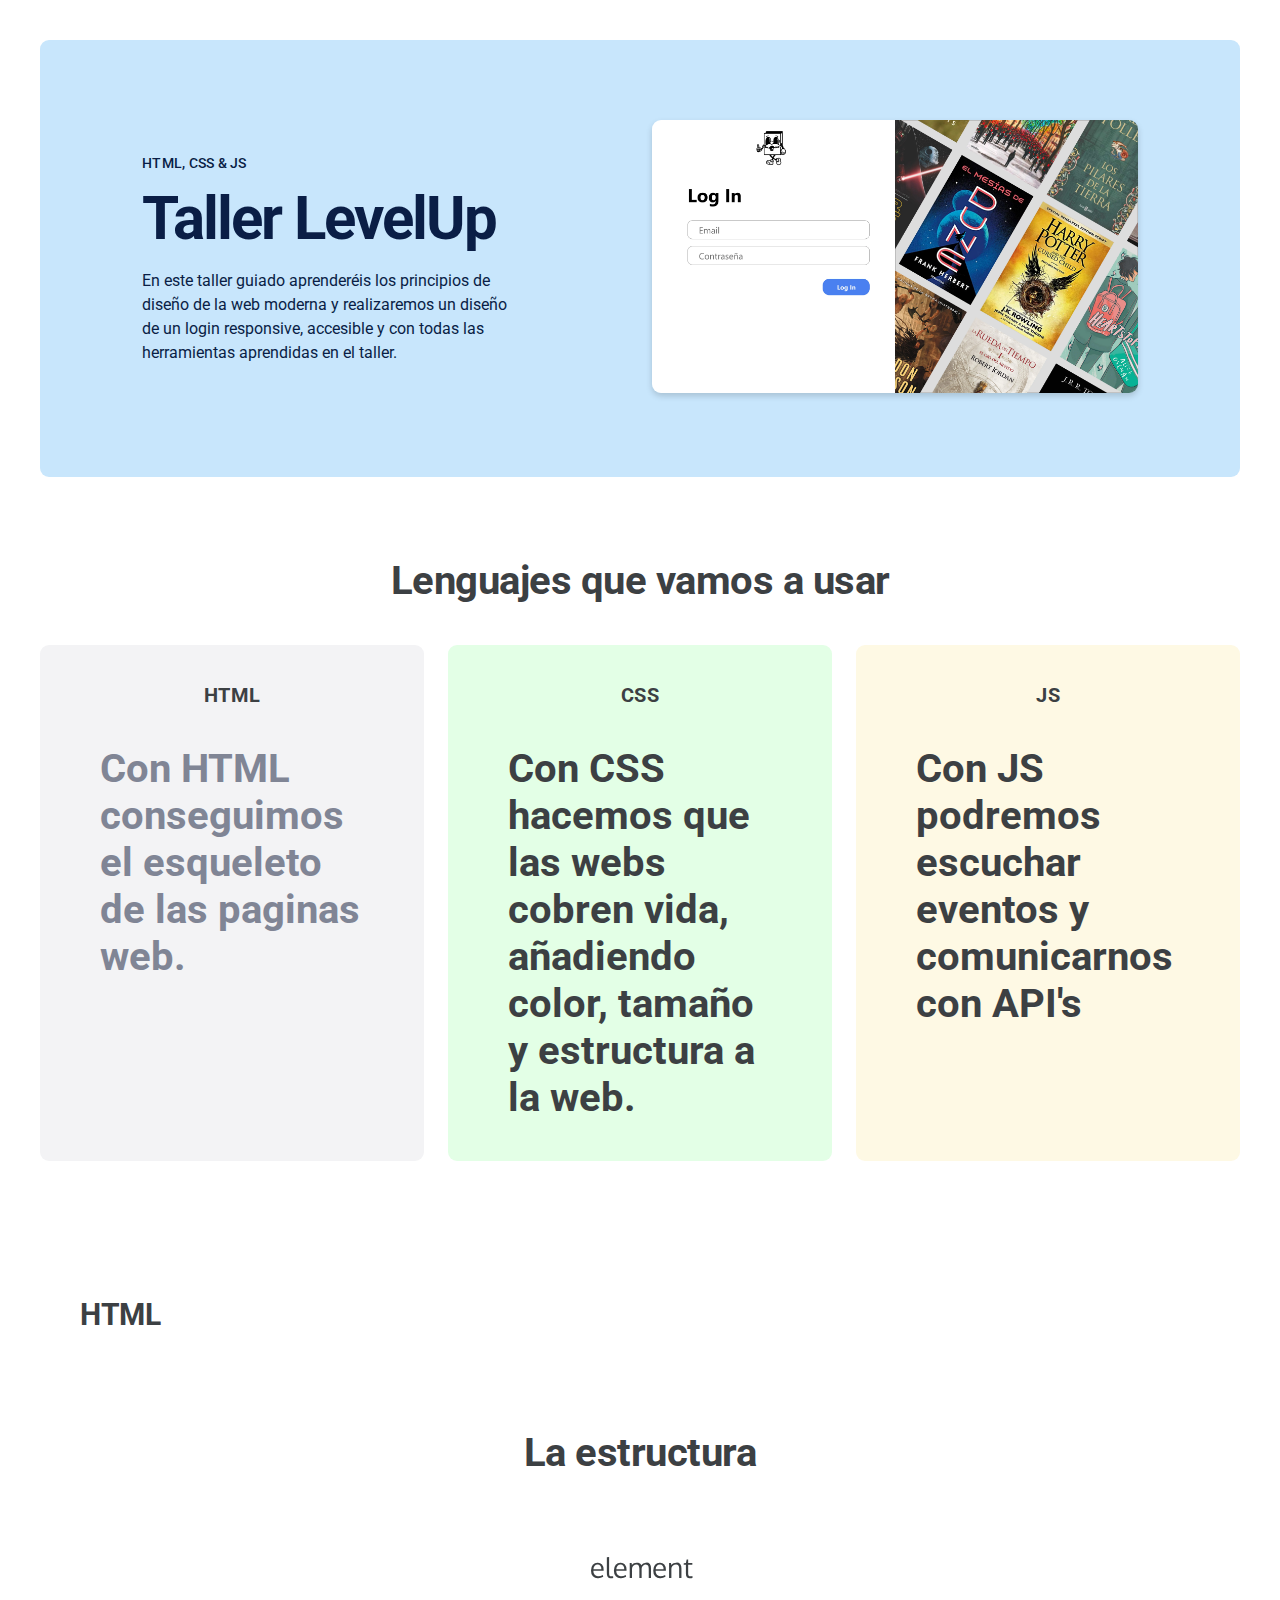
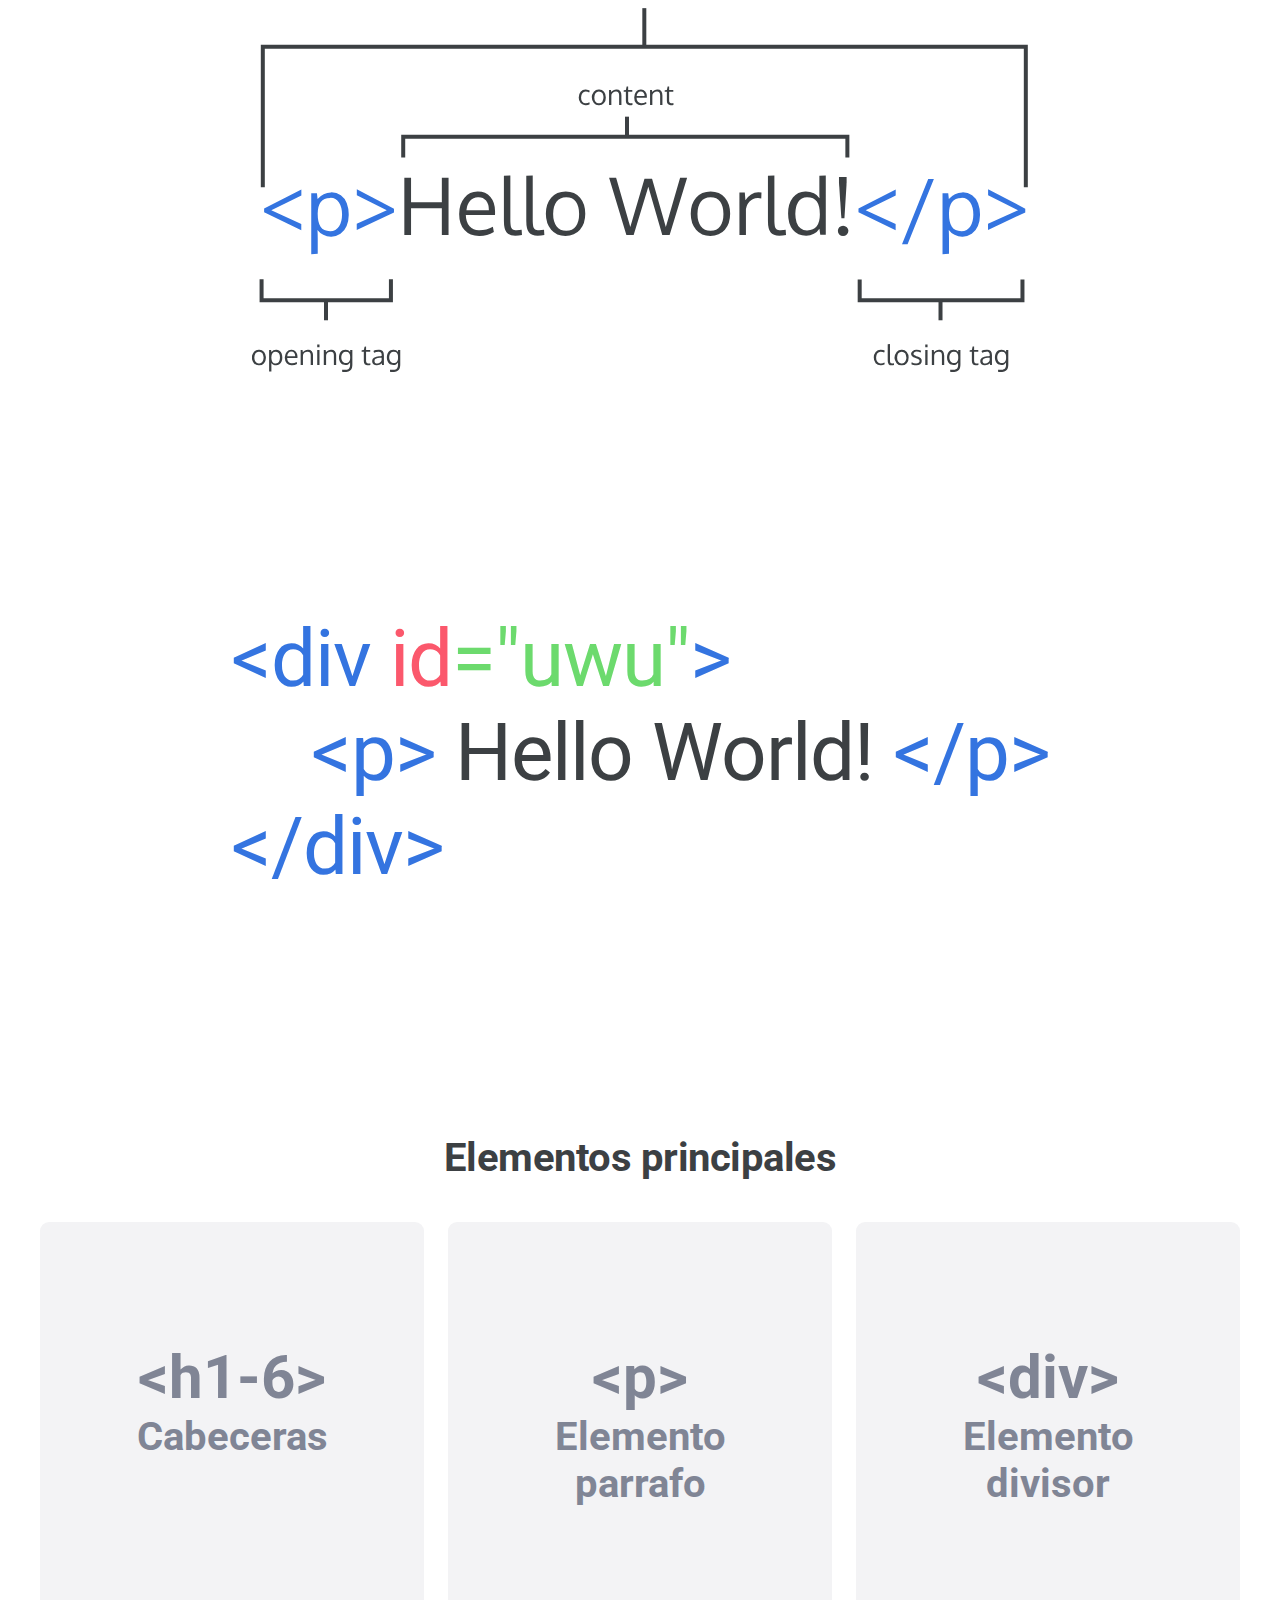
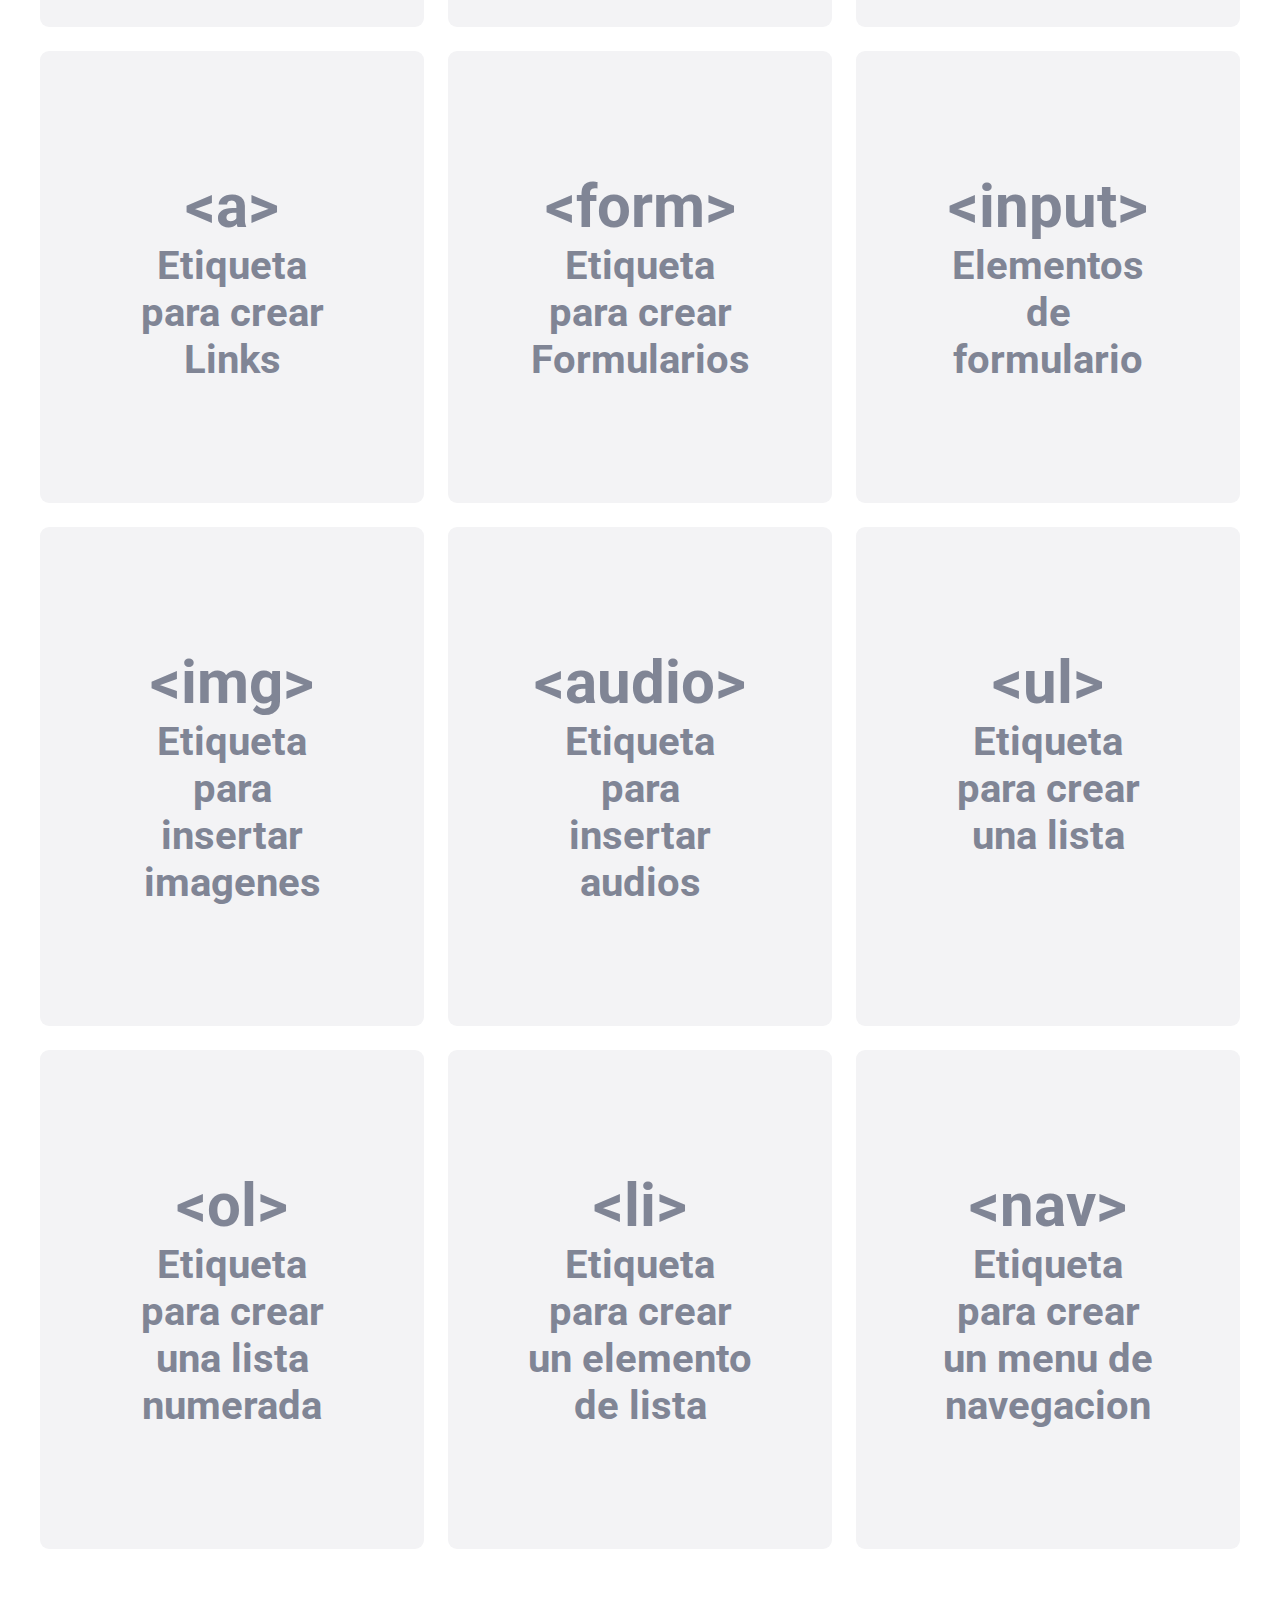
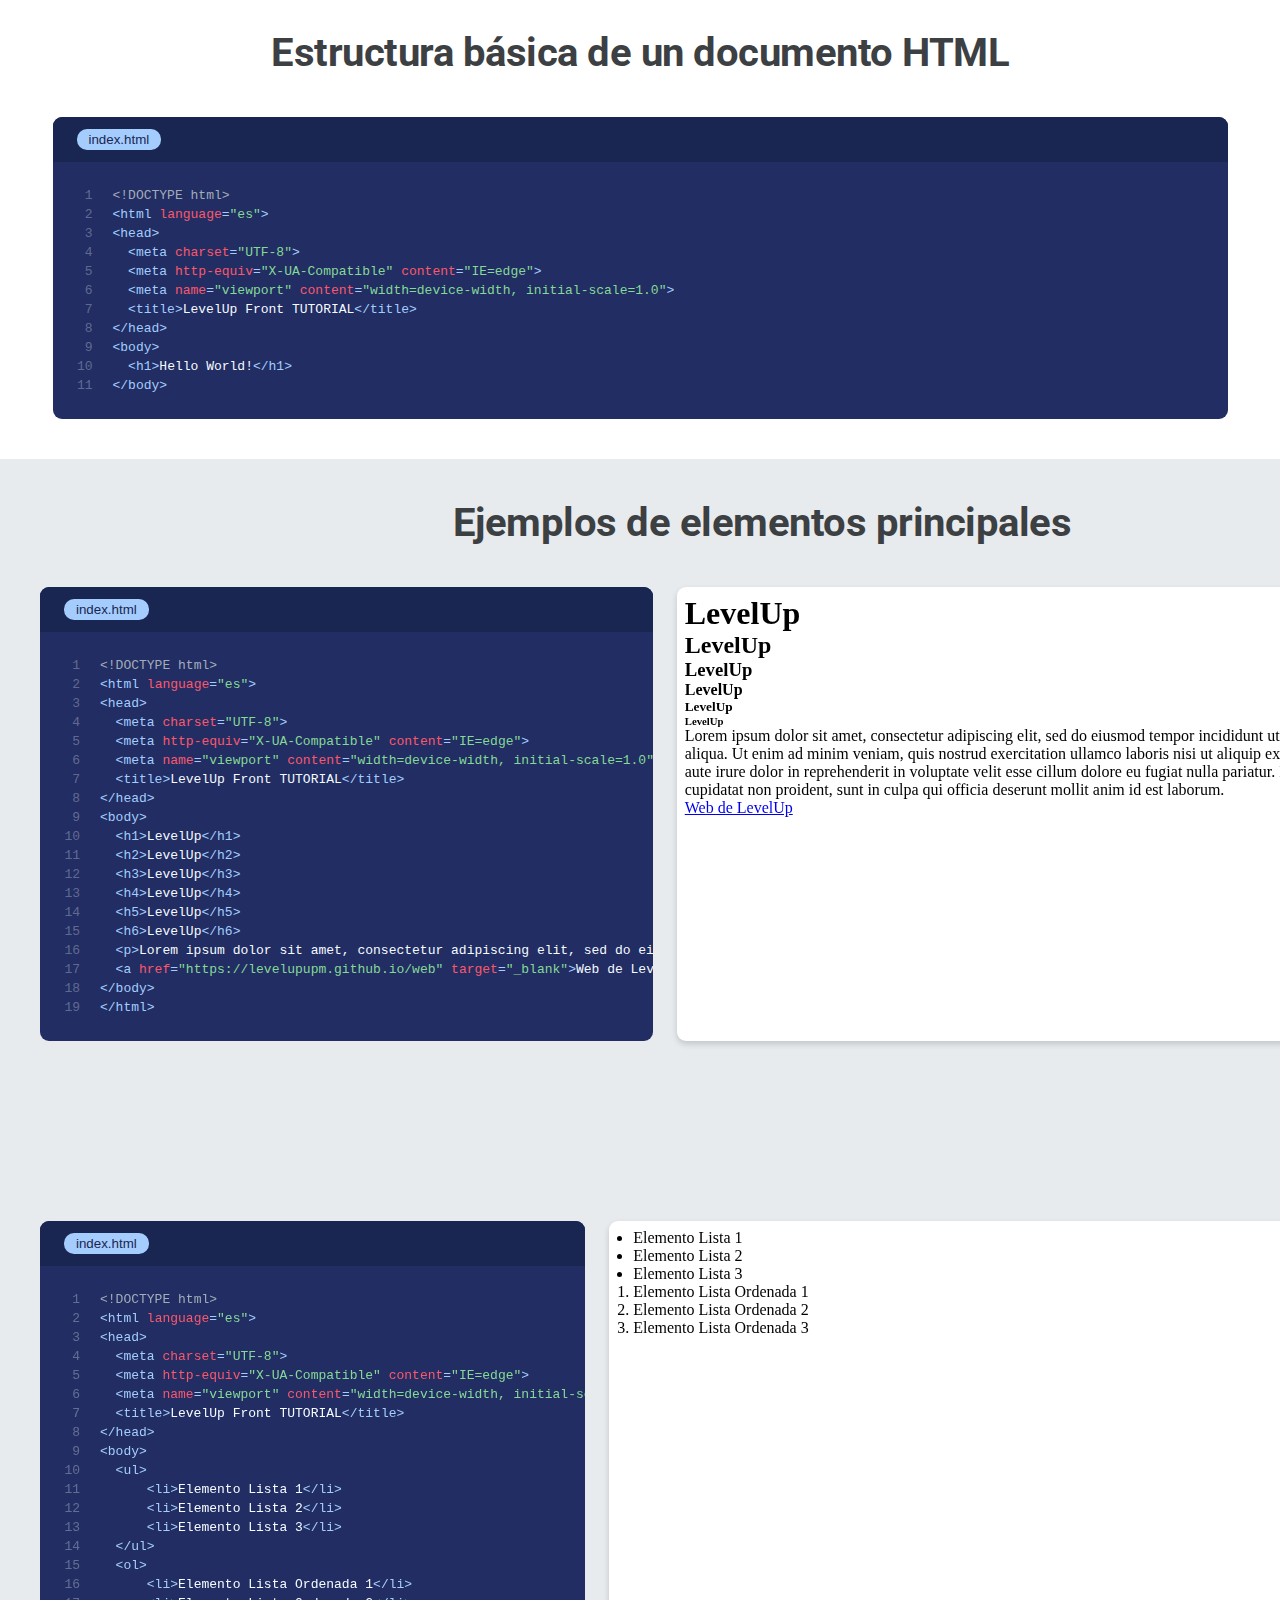
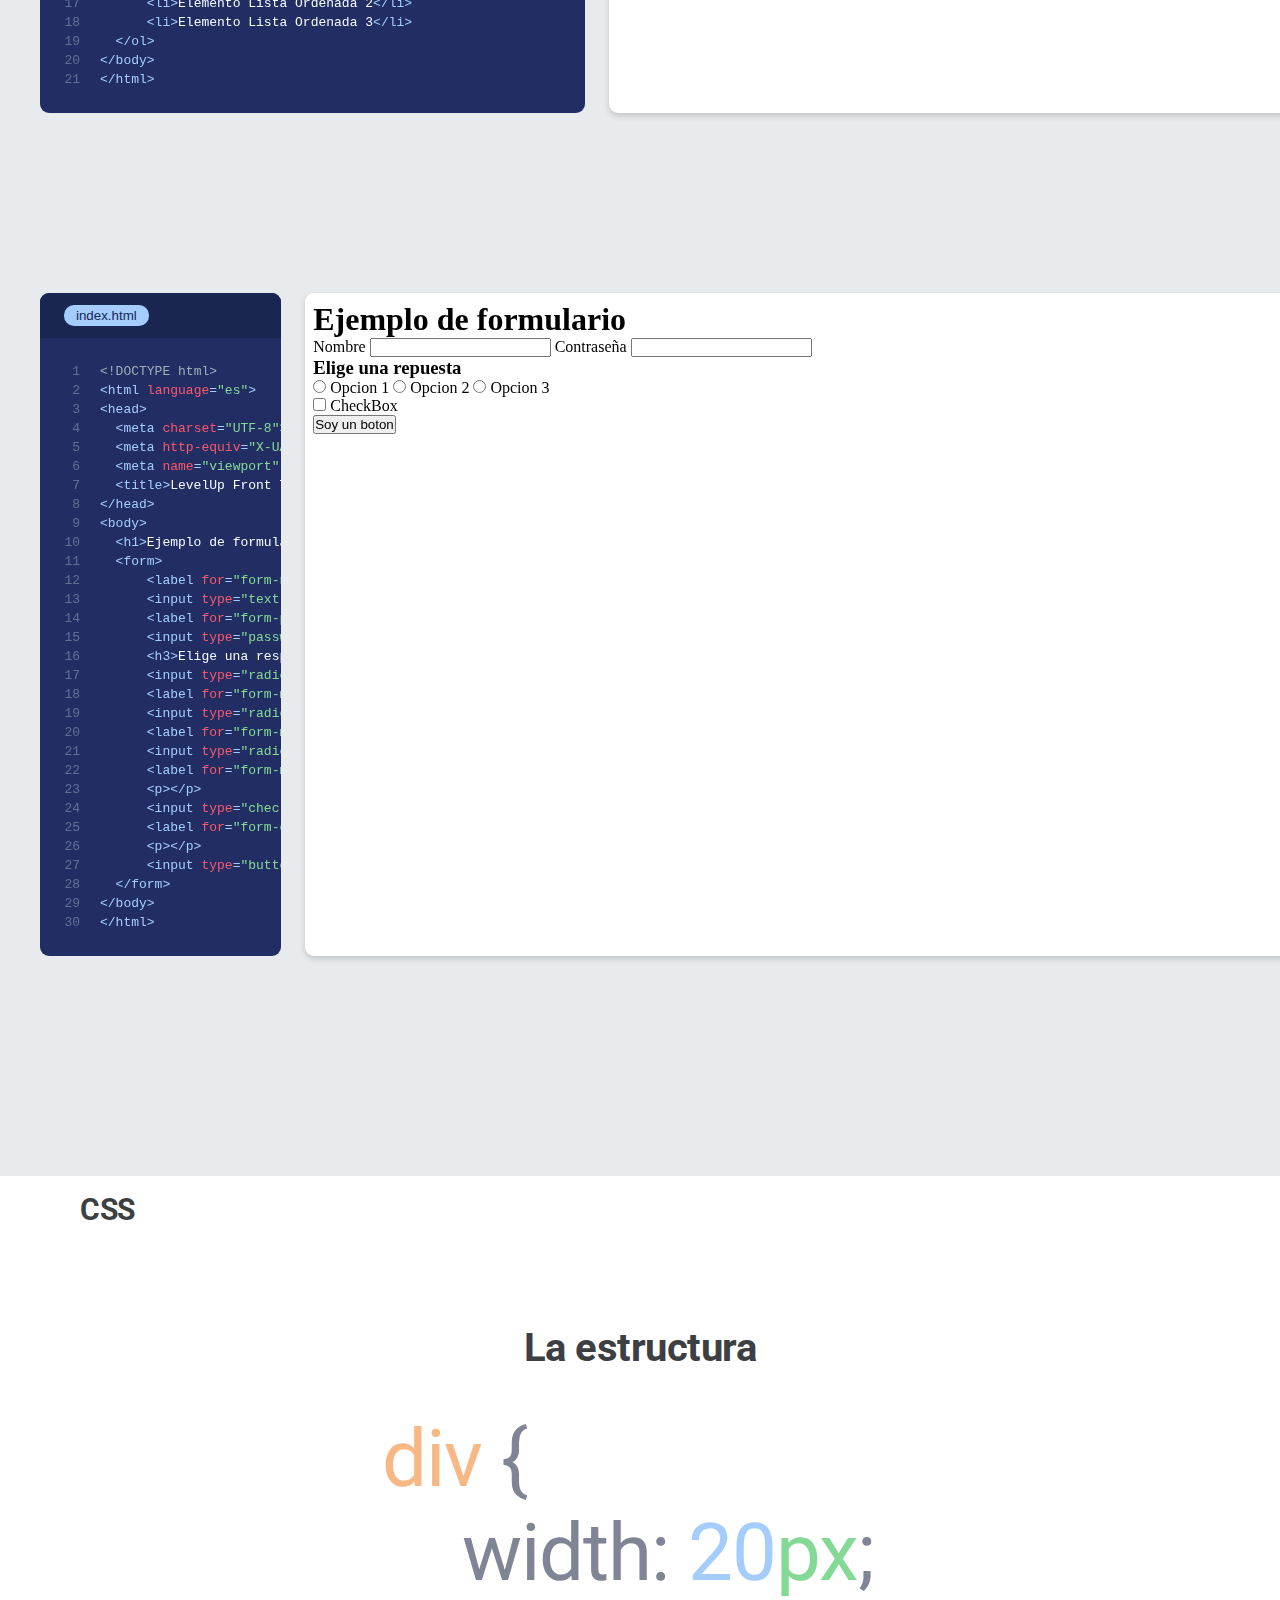
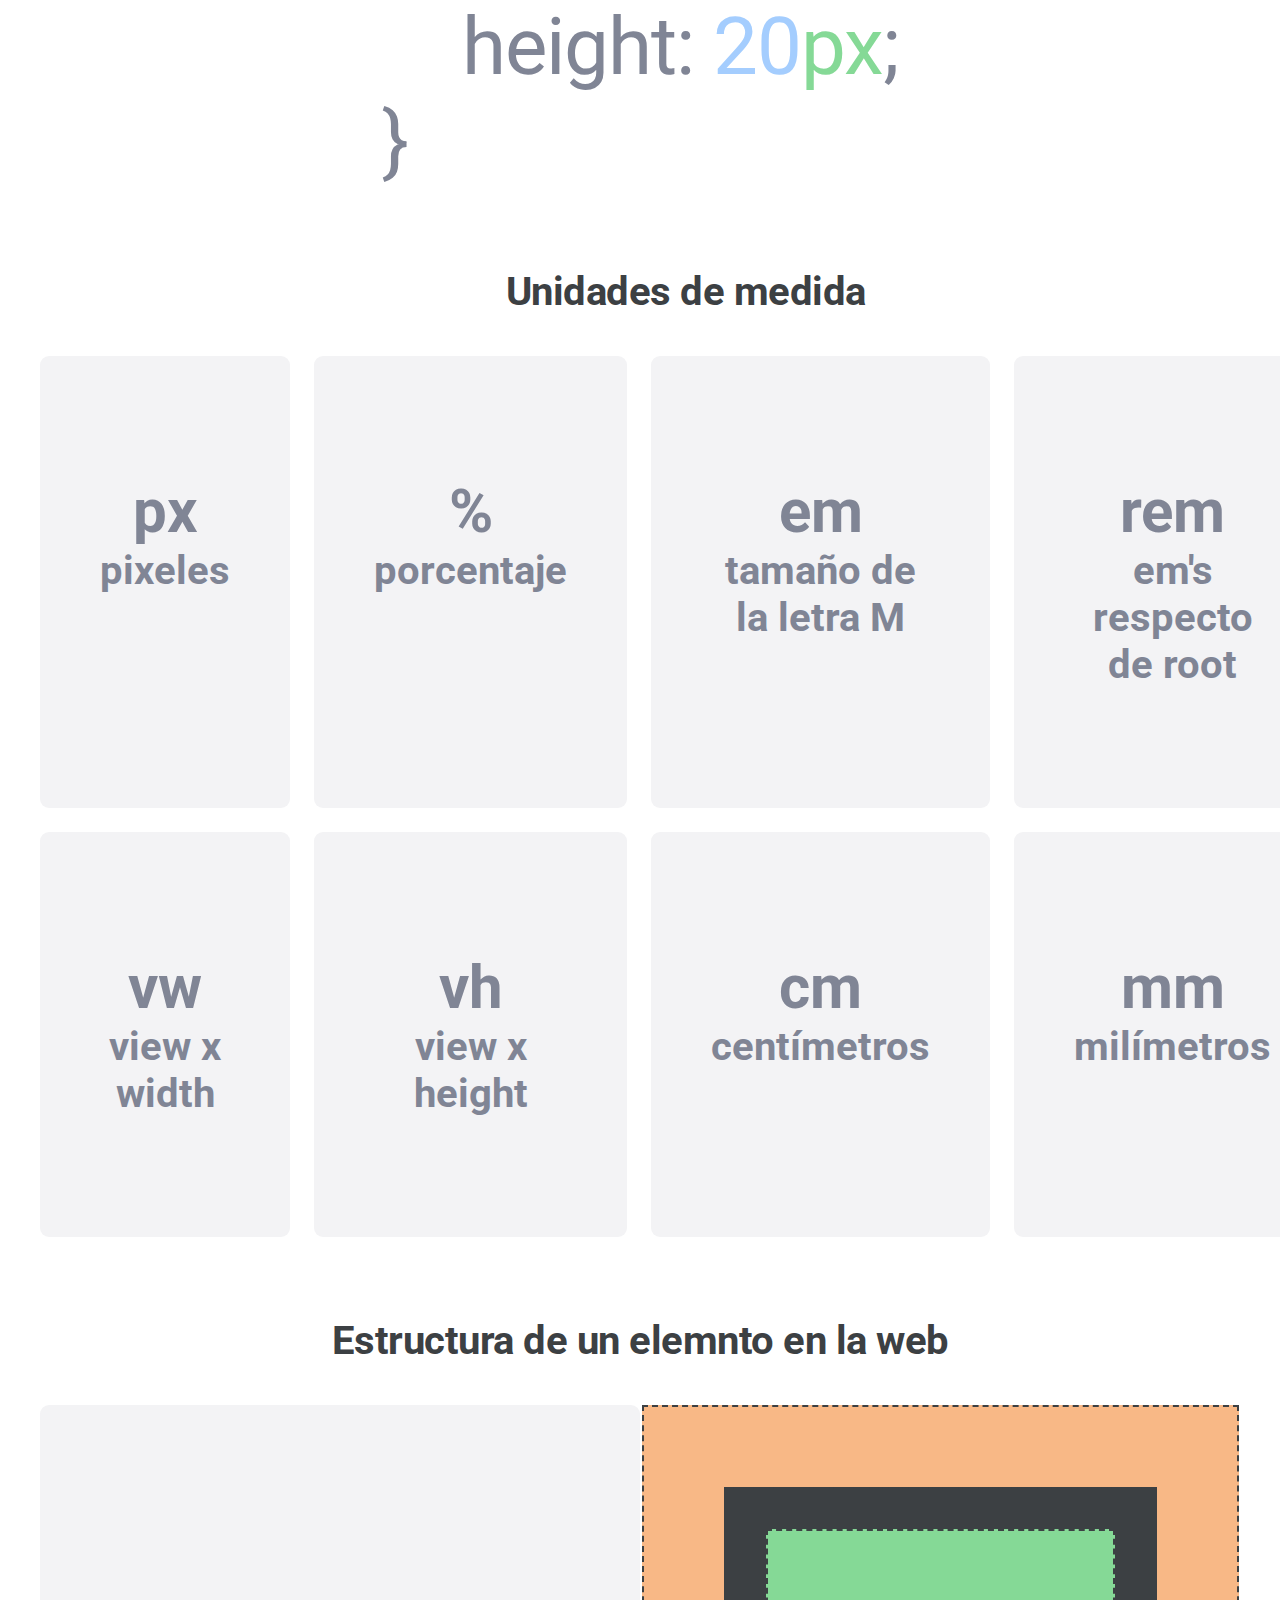
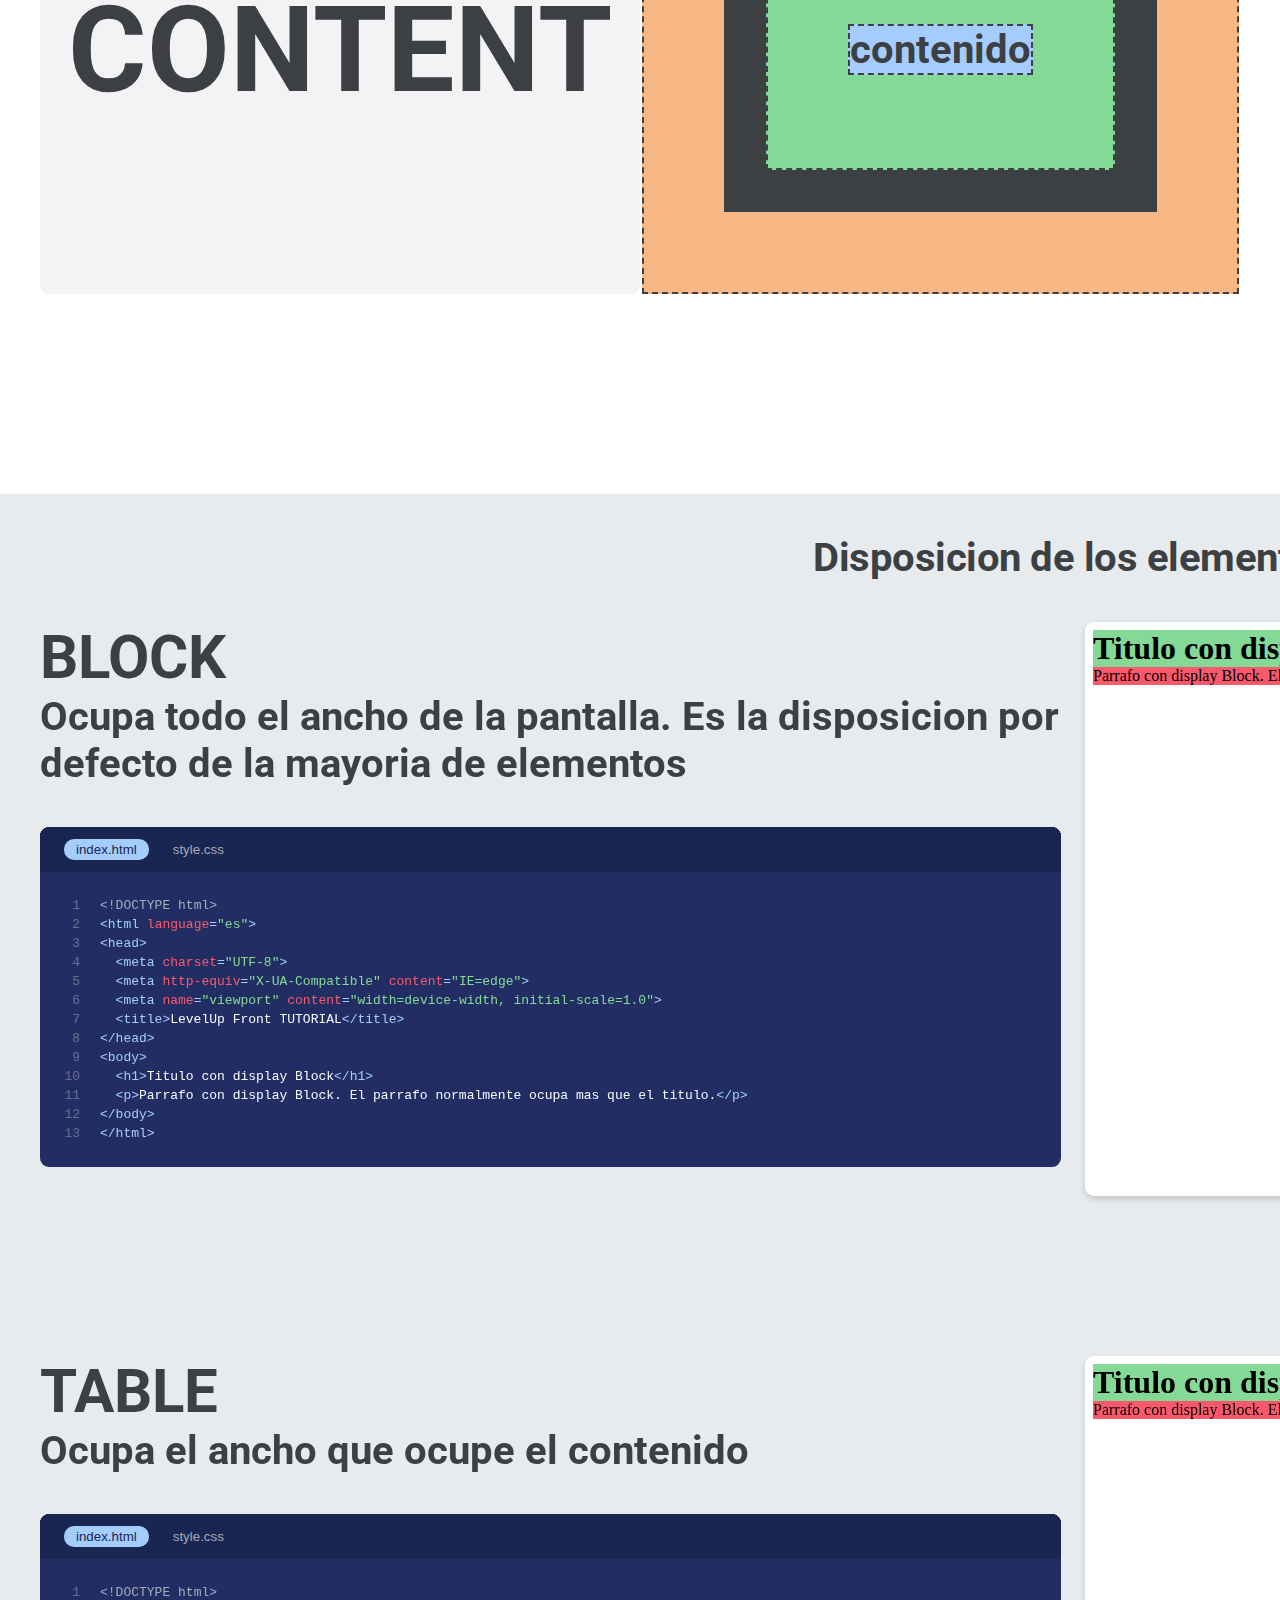
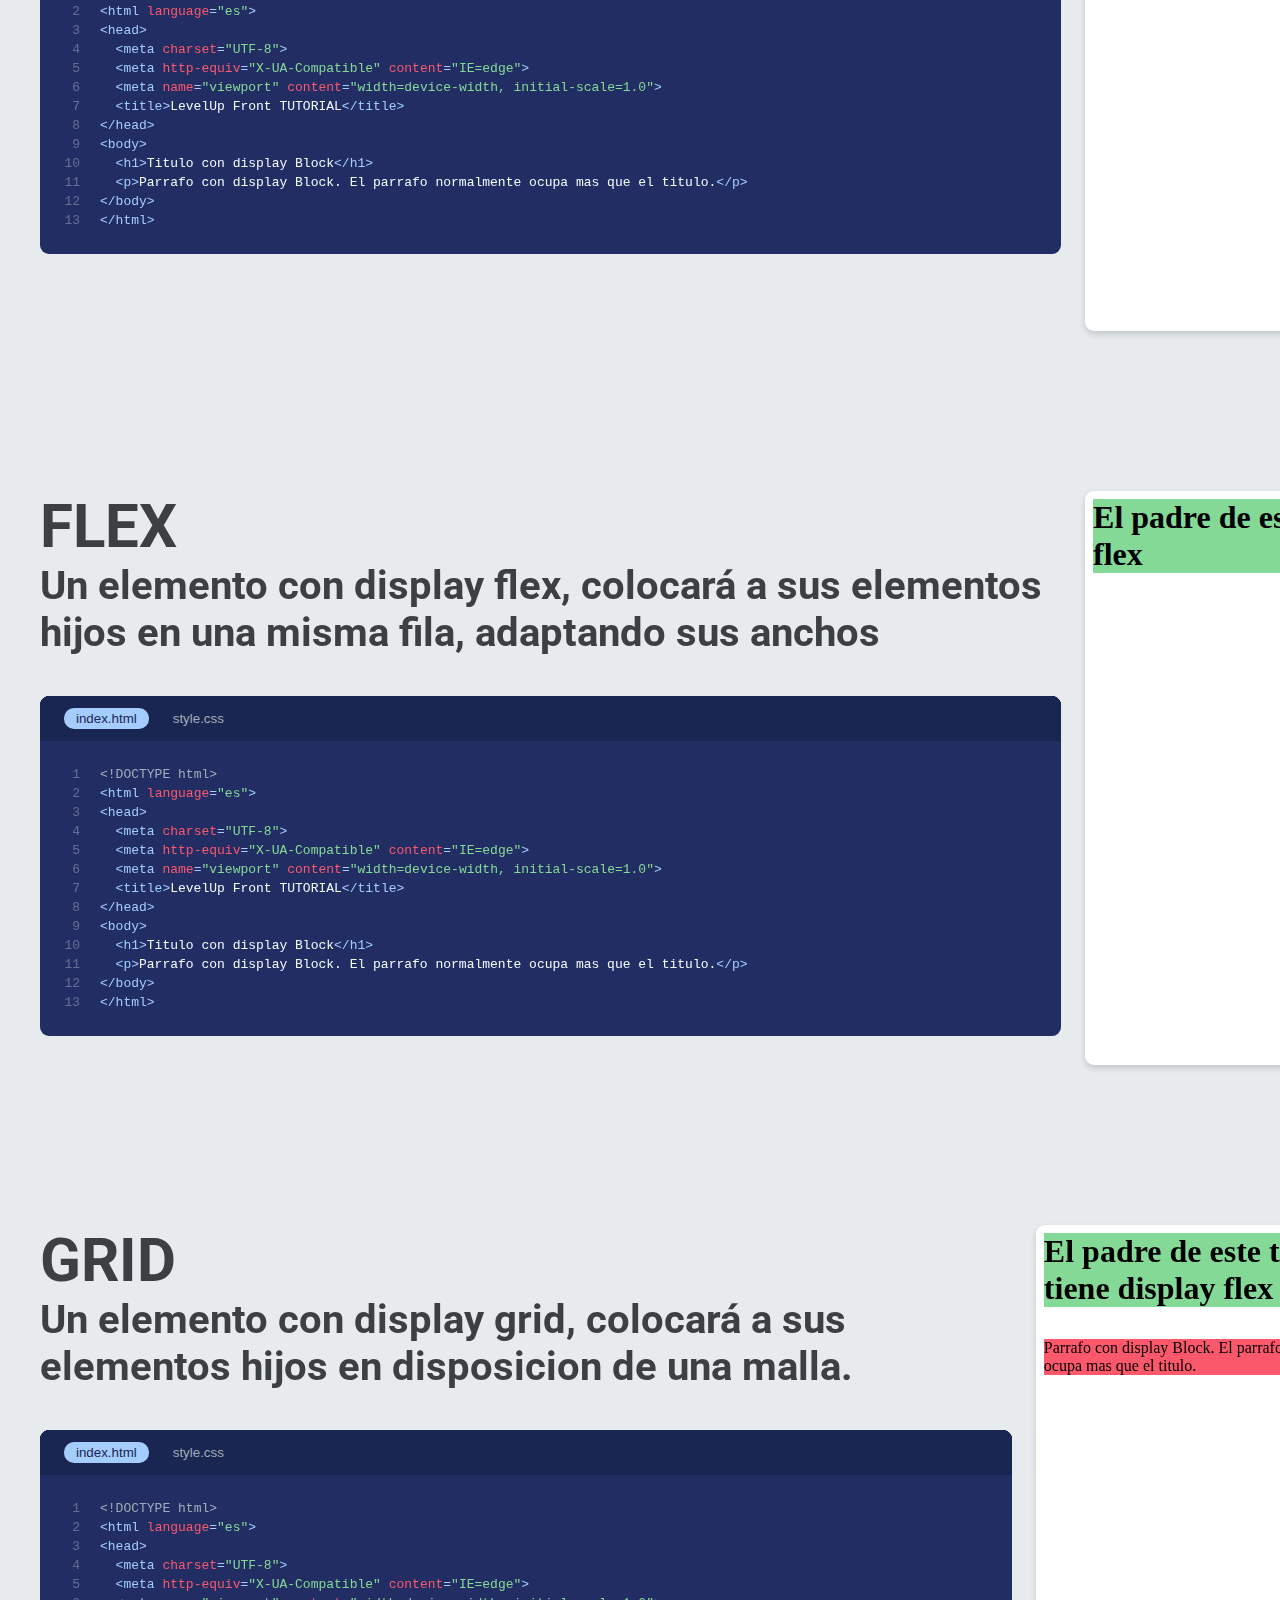
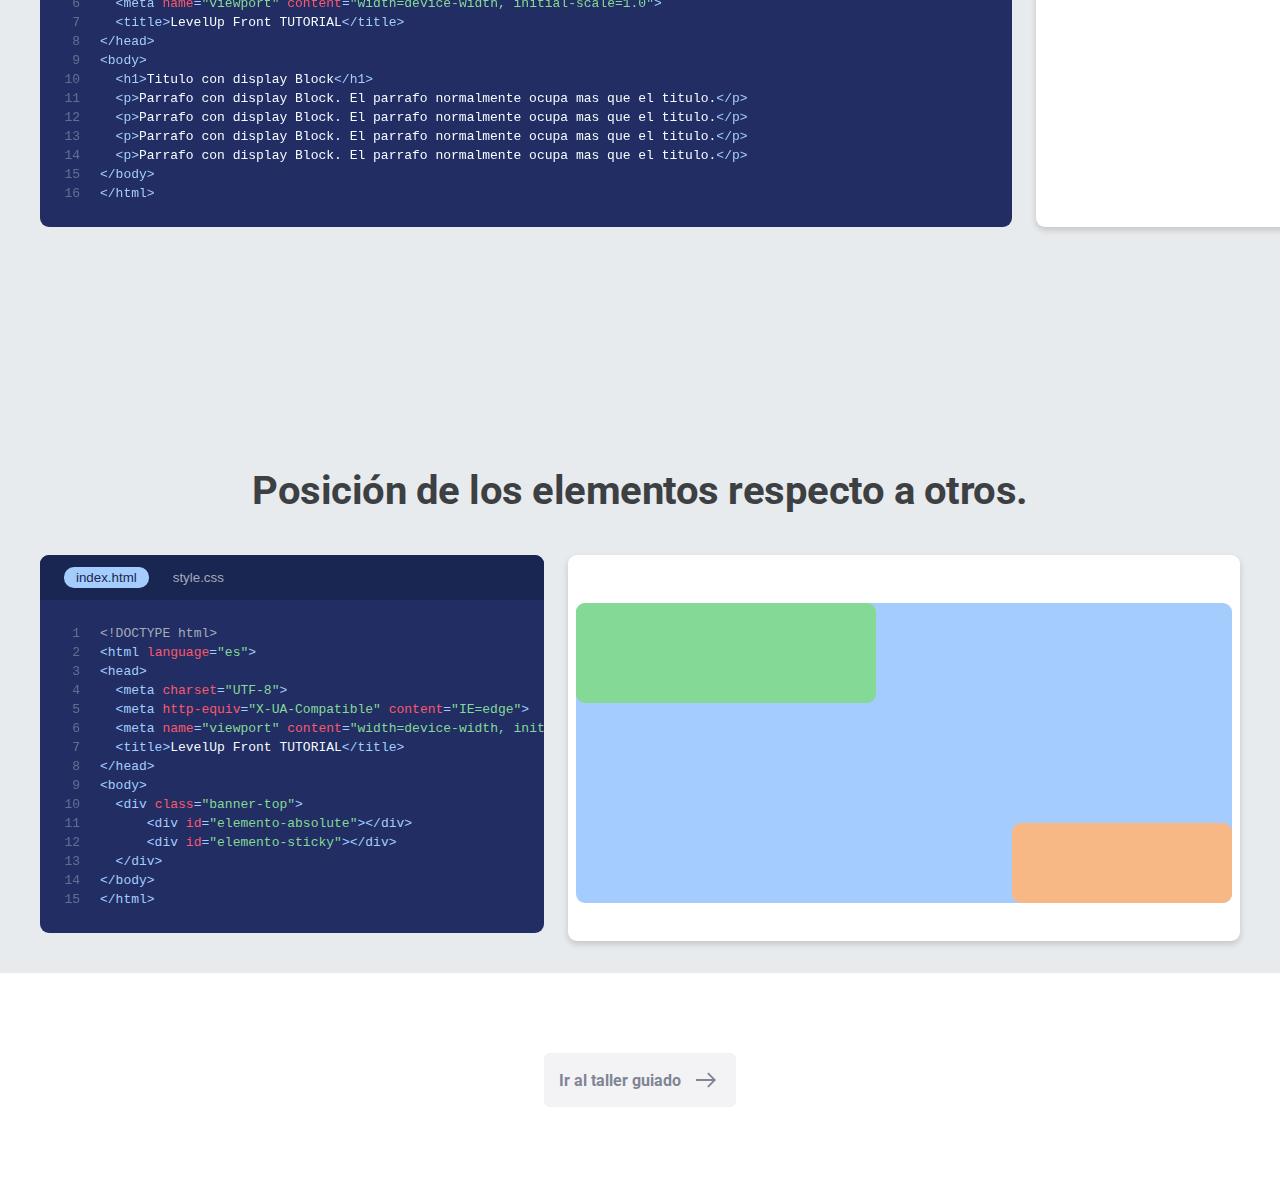
<file: index.html>
<!DOCTYPE html>
<html lang="es">
<head>
    <meta charset="UTF-8">
    <meta http-equiv="X-UA-Compatible" content="ie=edge">
    <meta name="viewport" content="width=device-width, initial-scale=1.0">
    <meta name="description" content="Web de LevelUp, soporte para taller sobre diseño web.">
    <title>LevelUp Front TUTORIAL</title>

    <link rel="stylesheet" href="css/styles.css">

    <link rel="preconnect" href="https://fonts.googleapis.com">
    <link rel="preconnect" href="https://fonts.gstatic.com" crossorigin>
    <link href="https://fonts.googleapis.com/css2?family=Roboto:ital,wght@0,100;0,300;0,400;0,500;0,700;0,900;1,100;1,300;1,400;1,500;1,700;1,900&display=swap" rel="stylesheet">

    <link href="img/levelup_png.png" rel="icon" type="type"/>
    
    <script src="js/events.js" defer></script>
</head>
<body>
    <section>
        <div id="front-principal" class="grid c12">
            <div id="texto-inicio" class="mitad">
                <p class="titulo-pequeño">HTML, CSS & JS</p>
                <h1>Taller LevelUp</h1>
                <p class="explicacion">En este taller guiado aprenderéis los principios de diseño de la web moderna y realizaremos un diseño de un login responsive, accesible y con todas las herramientas aprendidas en el taller.</p>
            </div>
            <div id="imagen-front" class="mitad">
                <img src="img/cabecera.webp" alt="Diseño de login de la biblioteca de LevelUp">
            </div>
        </div>
    </section>
    <section id="lenguajes">
        <h2 class="center">Lenguajes que vamos a usar</h2>
        <div class="grid">
            <div class="mitad1 bloque">
                <p class="titulo-pequeño center">HTML</p>
                <p class="explicacion-grande">
                    Con HTML conseguimos el esqueleto de las paginas web.
                </p>
            </div>
            <div class="mitad2 bloque">
                <p class="titulo-pequeño center">CSS</p>
                <p class="explicacion-grande">Con CSS hacemos que las webs cobren vida, añadiendo <span class="color">color</span>, <span class="tamaño">tamaño</span> y e<span class="estructura estructuraUp">st</span>ruc<span class="estructura estructuraDown">tu</span>ra a la web.</p>
            </div>
            <div class="mitad3 bloque">
                <p class="titulo-pequeño center">JS</p>
                <p class="explicacion-grande">Con JS podremos escuchar eventos y comunicarnos con API's</p>
            </div>
        </div>
    </section>
    <div class="separator"></div>
    <div>
        <h2 class="header-multi-section">HTML</h2>
        <section>
            <h2 class="center">La estructura</h2>
            <svg id="esquema-html" class="center" xmlns="http://www.w3.org/2000/svg" width="775.834" height="414.903" viewBox="0 0 775.834 414.903">
                <g id="html-lesson" transform="translate(-140.689 -138.573)">
                    <g id="html-lesson-image-copy-3" transform="translate(140.689 138.573)">
                        <g id="Group-2" transform="translate(0 0)">
                            <path id="Stroke-4" d="M20,301.411V161H783.032V301.411" transform="translate(-9.198 -71.256)" fill="none" stroke="#3c4043" stroke-width="4" fill-rule="evenodd"/>
                            <path id="Stroke-5" d="M702,130.352V92" transform="translate(-309.682 -40.855)" fill="none" stroke="#3c4043" stroke-width="4" fill-rule="evenodd"/>
                            <g id="Group" transform="translate(151.214 159.67)">
                                <path id="Stroke-4-Copy" d="M0,56.7V36H444.17V56.7" transform="translate(0 -15.861)" fill="none" stroke="#3c4043" stroke-width="4" fill-rule="evenodd"/>
                                <path id="Stroke-5-Copy" d="M400,20.7V0" transform="translate(-176.237)" fill="none" stroke="#3c4043" stroke-width="4" fill-rule="evenodd"/>
                            </g>
                            <g id="Group-Copy-2" transform="translate(138.918 363.294) rotate(180)">
                                <path id="Stroke-4-Copy-2" data-name="Stroke-4-Copy" d="M0,20.855V0H129.35V20.855" transform="translate(0 20.139)" fill="none" stroke="#3c4043" stroke-width="4" fill-rule="evenodd"/>
                                <path id="Stroke-5-Copy-2" data-name="Stroke-5-Copy" d="M0,20.451V0" transform="translate(64.902)" fill="none" stroke="#3c4043" stroke-width="4" fill-rule="evenodd"/>
                            </g>
                            <g id="Group-Copy-3" transform="translate(770.478 363.294) rotate(180)">
                                <path id="Stroke-4-Copy-3" data-name="Stroke-4-Copy" d="M0,20.7V0H162.788V20.7" transform="translate(0 20.139)" fill="none" stroke="#3c4043" stroke-width="4" fill-rule="evenodd"/>
                                <path id="Stroke-5-Copy-3" data-name="Stroke-5-Copy" d="M0,20.7V0" transform="translate(81.953)" fill="none" stroke="#3c4043" stroke-width="4" fill-rule="evenodd"/>
                            </g>
                            <path id="element" d="M613.269,8.1a3.654,3.654,0,0,0-2.854,1.236,5.675,5.675,0,0,0-1.3,3.38h7.908a5.181,5.181,0,0,0-1-3.421A3.4,3.4,0,0,0,613.269,8.1Zm.451,13.726a6.585,6.585,0,0,1-5.142-2.076,8.156,8.156,0,0,1-1.878-5.682,8.492,8.492,0,0,1,1.816-5.647,6.053,6.053,0,0,1,4.78-2.206,5.517,5.517,0,0,1,4.418,1.905,7.554,7.554,0,0,1,1.632,5.087q0,.164-.007.6t-.007.628H609.049a5.914,5.914,0,0,0,1.318,3.981,4.38,4.38,0,0,0,3.435,1.427,10.167,10.167,0,0,0,4.766-1.256l.355,1.844A9.782,9.782,0,0,1,613.72,21.824Zm12.824-.041a3.68,3.68,0,0,1-3.094-1.175,6.876,6.876,0,0,1-.908-4.084V.71L624.81.573v15.05q0,.929.021,1.489a9.577,9.577,0,0,0,.1,1.1,2.858,2.858,0,0,0,.219.813,1.611,1.611,0,0,0,.4.5,1.345,1.345,0,0,0,.621.3,4.5,4.5,0,0,0,.9.075,16.937,16.937,0,0,0,1.721-.164l.123,1.816A14.943,14.943,0,0,1,626.544,21.783ZM636.173,8.1a3.656,3.656,0,0,0-2.855,1.236,5.678,5.678,0,0,0-1.3,3.38h7.908a5.181,5.181,0,0,0-1-3.421A3.4,3.4,0,0,0,636.173,8.1Zm.45,13.726a6.583,6.583,0,0,1-5.141-2.076,8.155,8.155,0,0,1-1.878-5.682,8.489,8.489,0,0,1,1.816-5.647,6.052,6.052,0,0,1,4.78-2.206,5.517,5.517,0,0,1,4.418,1.905,7.553,7.553,0,0,1,1.632,5.087q0,.164-.007.6t-.007.628H631.953a5.911,5.911,0,0,0,1.318,3.981,4.379,4.379,0,0,0,3.435,1.427,10.166,10.166,0,0,0,4.766-1.256l.355,1.844A9.782,9.782,0,0,1,636.623,21.824Zm27.82-.314v-7.8q0-1.093-.048-1.83a9.844,9.844,0,0,0-.218-1.5,3.456,3.456,0,0,0-.478-1.209,2.272,2.272,0,0,0-.854-.724,2.843,2.843,0,0,0-1.311-.28,4.1,4.1,0,0,0-2.561.806,4.37,4.37,0,0,0-1.509,2.267,17.042,17.042,0,0,0-.122,2.1V21.51h-2.281V13.466q0-1.011-.068-1.755a8.431,8.431,0,0,0-.26-1.448,3.441,3.441,0,0,0-.512-1.14,2.271,2.271,0,0,0-.854-.7,2.875,2.875,0,0,0-1.27-.259A4.464,4.464,0,0,0,649.345,9a4.029,4.029,0,0,0-1.5,2.213,19.632,19.632,0,0,0-.123,2.281V21.51h-2.281q-.028-14.054-.027-14.982h1.912l.287,2.144a5.5,5.5,0,0,1,1.94-1.748,5.7,5.7,0,0,1,2.854-.71,6.514,6.514,0,0,1,1.537.171,4.782,4.782,0,0,1,1.174.43,3.83,3.83,0,0,1,.84.621,3.51,3.51,0,0,1,.573.71,4.235,4.235,0,0,1,.341.731,5.482,5.482,0,0,1,5.012-2.663,4.466,4.466,0,0,1,3.667,1.427,6.556,6.556,0,0,1,1.167,4.227V21.51ZM675.52,8.1a3.655,3.655,0,0,0-2.855,1.236,5.678,5.678,0,0,0-1.3,3.38h7.908a5.181,5.181,0,0,0-1-3.421A3.4,3.4,0,0,0,675.52,8.1Zm.45,13.726a6.585,6.585,0,0,1-5.142-2.076,8.156,8.156,0,0,1-1.878-5.682,8.49,8.49,0,0,1,1.817-5.647,6.051,6.051,0,0,1,4.78-2.206,5.516,5.516,0,0,1,4.418,1.905,7.554,7.554,0,0,1,1.632,5.087q0,.164-.007.6t-.007.628H671.3a5.912,5.912,0,0,0,1.318,3.981,4.378,4.378,0,0,0,3.435,1.427,10.167,10.167,0,0,0,4.766-1.256l.355,1.844A9.781,9.781,0,0,1,675.97,21.824Zm8.8-.314V6.528h1.912l.287,2.144a6.68,6.68,0,0,1,2.219-1.782,6.261,6.261,0,0,1,2.875-.676A4.773,4.773,0,0,1,695.9,7.668a6.767,6.767,0,0,1,1.243,4.473V21.51h-2.281q0-9.014-.013-9.656a4.66,4.66,0,0,0-.772-2.8,2.911,2.911,0,0,0-2.4-.888,4.893,4.893,0,0,0-2.936.847,3.853,3.853,0,0,0-1.529,2.2,14.36,14.36,0,0,0-.137,2.1V21.51Zm20.95.273a3.958,3.958,0,0,1-3.141-1.079,5.5,5.5,0,0,1-.983-3.483v-9h-2.226l.1-1.5,2.117-.191.778-3.428,1.5-.055V6.528h4.165V8.221h-4.165v8.591a4.155,4.155,0,0,0,.519,2.4,2.073,2.073,0,0,0,1.775.7,17.86,17.86,0,0,0,1.953-.219l.1,1.8A15.5,15.5,0,0,1,705.716,21.783Z" transform="translate(-267.693 -0.573)" fill="#3c4043" fill-rule="evenodd"/>
                            <path id="_p_Hello-World_p_" data-name="&lt;p&gt;Hello-World!&lt;/p&gt;" d="M59.507,448.553l-37.158-17.8v-3.763l37.236-19.122v6.128l-30.06,14.7,29.982,13.731Zm9.968,24.126V411.666h5.7l.621,5.78q5.585-6.672,13.42-6.671a16.394,16.394,0,0,1,9.852,2.909,17.012,17.012,0,0,1,5.954,7.874,32.062,32.062,0,0,1,1.92,11.6,28.767,28.767,0,0,1-2.094,11.306,17.731,17.731,0,0,1-6.148,7.8,16.064,16.064,0,0,1-9.483,2.851,16.728,16.728,0,0,1-7.719-1.843A15.821,15.821,0,0,1,75.72,448.4q.232,4.189.233,8.145v15.709Zm18.85-23.04A10.39,10.39,0,0,0,93.6,448.3a10.529,10.529,0,0,0,3.762-3.665,18.5,18.5,0,0,0,2.172-5.294,26.589,26.589,0,0,0,.737-6.419q0-7.293-3.064-11.966a10.043,10.043,0,0,0-8.96-4.674q-12.334,0-12.334,15.942,0,8.65,2.889,13.032T88.325,449.638Zm26.647-7.485,30.021-13.459L115.05,413.722v-6.051l37.158,19.355v3.762L114.972,448.32Zm538.909,6.4-37.161-17.8v-3.763l37.24-19.122v6.128l-30.063,14.7,29.984,13.731Zm11.943,14.118h-5.583l26.219-65.317h5.661Zm34.946,10.007V411.666h5.706l.621,5.78q5.58-6.672,13.42-6.671a16.4,16.4,0,0,1,9.851,2.909,17.041,17.041,0,0,1,5.952,7.874,32.04,32.04,0,0,1,1.919,11.6,28.827,28.827,0,0,1-2.092,11.306,17.751,17.751,0,0,1-6.148,7.8,16.062,16.062,0,0,1-9.482,2.851,16.734,16.734,0,0,1-7.72-1.843,15.823,15.823,0,0,1-5.779-4.867q.227,4.189.229,8.145v15.709Zm18.852-23.04A10.388,10.388,0,0,0,724.9,448.3a10.55,10.55,0,0,0,3.765-3.665,18.545,18.545,0,0,0,2.171-5.294,26.533,26.533,0,0,0,.738-6.419q0-7.293-3.066-11.966a10.042,10.042,0,0,0-8.962-4.674q-12.335,0-12.335,15.942,0,8.65,2.892,13.032T719.623,449.638Zm26.645-7.485,30.023-13.459-29.945-14.972v-6.051l37.161,19.355v3.762l-37.24,17.532Z" transform="translate(-10.232 -175.392)" fill="#3474e0" fill-rule="evenodd"/>
                            <path id="content" d="M591.794,250.771a6.489,6.489,0,0,1-5.169-2.144,8.252,8.252,0,0,1-1.864-5.614,8.4,8.4,0,0,1,1.905-5.675,6.506,6.506,0,0,1,5.183-2.178,8.756,8.756,0,0,1,2.247.287,5.054,5.054,0,0,1,1.714.751l-.628,1.776a7.014,7.014,0,0,0-3.374-.861,4.16,4.16,0,0,0-3.435,1.584,6.764,6.764,0,0,0-1.263,4.33,6.606,6.606,0,0,0,1.25,4.24,4.185,4.185,0,0,0,3.462,1.564,7.8,7.8,0,0,0,3.605-.956l.287,1.816A6.53,6.53,0,0,1,591.794,250.771ZM600.344,243a7.035,7.035,0,0,0,1.181,4.268,4.015,4.015,0,0,0,3.449,1.6,3.884,3.884,0,0,0,3.38-1.6,8.767,8.767,0,0,0,.013-8.625,4.474,4.474,0,0,0-6.849.034A7.174,7.174,0,0,0,600.344,243Zm11.513-.041A8.37,8.37,0,0,1,610,248.606a6.407,6.407,0,0,1-5.135,2.165,6.26,6.26,0,0,1-5.019-2.186,9.432,9.432,0,0,1,.007-11.267,6.441,6.441,0,0,1,5.135-2.158,6.246,6.246,0,0,1,5.04,2.165A8.428,8.428,0,0,1,611.857,242.959Zm3.223,7.5V235.475h1.912l.287,2.144a6.67,6.67,0,0,1,2.219-1.782,6.258,6.258,0,0,1,2.875-.676,4.774,4.774,0,0,1,3.838,1.454,6.768,6.768,0,0,1,1.243,4.473v9.369h-2.281q0-9.014-.013-9.656a4.661,4.661,0,0,0-.772-2.8,2.911,2.911,0,0,0-2.4-.888,4.893,4.893,0,0,0-2.936.847,3.852,3.852,0,0,0-1.529,2.2,14.368,14.368,0,0,0-.136,2.1v8.194Zm20.95.273a3.959,3.959,0,0,1-3.141-1.079,5.5,5.5,0,0,1-.983-3.483v-9H629.68l.1-1.5,2.117-.191.778-3.428,1.5-.055v3.483h4.165v1.693h-4.165v8.591a4.155,4.155,0,0,0,.519,2.4,2.072,2.072,0,0,0,1.775.7,17.949,17.949,0,0,0,1.953-.219l.1,1.8A15.531,15.531,0,0,1,636.031,250.73Zm10.8-13.685a3.655,3.655,0,0,0-2.855,1.236,5.678,5.678,0,0,0-1.3,3.38h7.908a5.18,5.18,0,0,0-1-3.421A3.4,3.4,0,0,0,646.834,237.045Zm.45,13.726a6.585,6.585,0,0,1-5.142-2.076,8.157,8.157,0,0,1-1.878-5.682,8.49,8.49,0,0,1,1.817-5.647,6.051,6.051,0,0,1,4.78-2.206,5.516,5.516,0,0,1,4.418,1.905,7.554,7.554,0,0,1,1.632,5.087q0,.164-.007.6t-.007.629H642.614a5.912,5.912,0,0,0,1.318,3.981,4.378,4.378,0,0,0,3.435,1.427,10.163,10.163,0,0,0,4.766-1.256l.355,1.844A9.783,9.783,0,0,1,647.284,250.771Zm8.8-.314V235.475h1.912l.287,2.144a6.67,6.67,0,0,1,2.219-1.782,6.258,6.258,0,0,1,2.875-.676,4.774,4.774,0,0,1,3.838,1.454,6.768,6.768,0,0,1,1.243,4.473v9.369h-2.281q0-9.014-.013-9.656a4.661,4.661,0,0,0-.772-2.8,2.911,2.911,0,0,0-2.4-.888,4.893,4.893,0,0,0-2.936.847,3.852,3.852,0,0,0-1.529,2.2,14.377,14.377,0,0,0-.136,2.1v8.194Zm20.95.273a3.959,3.959,0,0,1-3.141-1.079,5.5,5.5,0,0,1-.983-3.483v-9H670.68l.1-1.5,2.117-.191.778-3.428,1.5-.055v3.483h4.165v1.693h-4.165v8.591a4.155,4.155,0,0,0,.519,2.4,2.072,2.072,0,0,0,1.775.7,17.933,17.933,0,0,0,1.953-.219l.1,1.8A15.542,15.542,0,0,1,677.03,250.73Z" transform="translate(-258.027 -102.535)" fill="#3c4043" fill-rule="evenodd"/>
                            <path id="opening-tag" d="M3.052,706.451a7.036,7.036,0,0,0,1.181,4.268,4.014,4.014,0,0,0,3.449,1.6,3.885,3.885,0,0,0,3.38-1.6,8.77,8.77,0,0,0,.014-8.625,3.939,3.939,0,0,0-3.435-1.578,3.962,3.962,0,0,0-3.414,1.612A7.174,7.174,0,0,0,3.052,706.451Zm11.513-.041a8.369,8.369,0,0,1-1.857,5.647,6.406,6.406,0,0,1-5.135,2.165,6.26,6.26,0,0,1-5.019-2.186,9.43,9.43,0,0,1,.007-11.267A6.441,6.441,0,0,1,7.7,698.612a6.246,6.246,0,0,1,5.04,2.165A8.428,8.428,0,0,1,14.565,706.411Zm3.223,14V698.926H19.8l.219,2.035a5.971,5.971,0,0,1,4.725-2.349,5.776,5.776,0,0,1,3.469,1.024,5.992,5.992,0,0,1,2.1,2.772,11.291,11.291,0,0,1,.676,4.084,10.13,10.13,0,0,1-.737,3.981,6.243,6.243,0,0,1-2.165,2.745,5.657,5.657,0,0,1-3.339,1,5.891,5.891,0,0,1-2.718-.649,5.575,5.575,0,0,1-2.035-1.714q.082,1.475.082,2.868v5.531Zm6.637-8.112a3.661,3.661,0,0,0,1.857-.471,3.712,3.712,0,0,0,1.325-1.291,6.527,6.527,0,0,0,.765-1.864,9.362,9.362,0,0,0,.259-2.26,7.547,7.547,0,0,0-1.079-4.214,3.536,3.536,0,0,0-3.155-1.646q-4.343,0-4.343,5.613a8.4,8.4,0,0,0,1.017,4.589A3.714,3.714,0,0,0,24.426,712.3Zm15.651-11.8a3.655,3.655,0,0,0-2.854,1.236,5.676,5.676,0,0,0-1.3,3.38h7.908a5.179,5.179,0,0,0-1-3.421A3.4,3.4,0,0,0,40.077,700.5Zm.451,13.726a6.584,6.584,0,0,1-5.142-2.076,8.157,8.157,0,0,1-1.878-5.682,8.491,8.491,0,0,1,1.816-5.647,6.052,6.052,0,0,1,4.78-2.206,5.518,5.518,0,0,1,4.418,1.905,7.554,7.554,0,0,1,1.632,5.087q0,.164-.007.6t-.007.629H35.857a5.912,5.912,0,0,0,1.318,3.981,4.379,4.379,0,0,0,3.435,1.427,10.165,10.165,0,0,0,4.766-1.256l.355,1.844A9.782,9.782,0,0,1,40.528,714.223Zm8.8-.314V698.926h1.912l.287,2.144a6.671,6.671,0,0,1,2.219-1.782,6.258,6.258,0,0,1,2.875-.676,4.775,4.775,0,0,1,3.838,1.454,6.768,6.768,0,0,1,1.243,4.473v9.369H59.416q0-9.014-.013-9.656a4.661,4.661,0,0,0-.772-2.8,2.911,2.911,0,0,0-2.4-.888,4.892,4.892,0,0,0-2.936.847,3.851,3.851,0,0,0-1.53,2.2,14.391,14.391,0,0,0-.137,2.1v8.194Zm18.861-14.982v14.982H65.89V698.926Zm0-5.449v2.7H65.89v-2.7Zm4.288,20.431V698.926h1.912l.286,2.144a6.672,6.672,0,0,1,2.22-1.782,6.258,6.258,0,0,1,2.875-.676,4.775,4.775,0,0,1,3.838,1.454,6.771,6.771,0,0,1,1.243,4.473v9.369H82.566q0-9.014-.014-9.656a4.661,4.661,0,0,0-.771-2.8,2.912,2.912,0,0,0-2.4-.888,4.893,4.893,0,0,0-2.936.847,3.852,3.852,0,0,0-1.529,2.2,14.369,14.369,0,0,0-.136,2.1v8.194Zm21.988-1.953a4.741,4.741,0,0,0,2.035-.41,3.3,3.3,0,0,0,1.366-1.133,5.311,5.311,0,0,0,.731-1.612,7.463,7.463,0,0,0,.239-1.939v-1.106a7.8,7.8,0,0,0-.246-2.015,5.16,5.16,0,0,0-.758-1.652,3.457,3.457,0,0,0-1.366-1.141,4.545,4.545,0,0,0-1.987-.409,4.052,4.052,0,0,0-1.714.355,3.667,3.667,0,0,0-1.27.936,5.574,5.574,0,0,0-.846,1.352,6.927,6.927,0,0,0-.5,1.564,8.558,8.558,0,0,0-.15,1.6,7.614,7.614,0,0,0,.164,1.57,6.63,6.63,0,0,0,.519,1.516,5.317,5.317,0,0,0,.86,1.291,3.789,3.789,0,0,0,1.263.895A3.992,3.992,0,0,0,94.461,711.955Zm-3.51,8.809-.2-2.063h2.786a10.9,10.9,0,0,0,2.022-.164A3.942,3.942,0,0,0,96.988,718a3.781,3.781,0,0,0,.929-.833,3.194,3.194,0,0,0,.54-1.188,9.114,9.114,0,0,0,.246-1.448q.061-.718.062-1.755V711.45a6.106,6.106,0,0,1-1.9,1.81,5.348,5.348,0,0,1-2.745.635,6.2,6.2,0,0,1-2.37-.444,5.542,5.542,0,0,1-1.83-1.182,7.262,7.262,0,0,1-1.27-1.707,7.95,7.95,0,0,1-.765-2.008,9.277,9.277,0,0,1-.239-2.09,10.883,10.883,0,0,1,.4-3.032,7.962,7.962,0,0,1,1.195-2.485,5.431,5.431,0,0,1,2.083-1.714,6.739,6.739,0,0,1,2.957-.622,5.548,5.548,0,0,1,2.574.567,5.8,5.8,0,0,1,1.974,1.741v-1.994h2.226v13.9q0,.957-.048,1.673a11.441,11.441,0,0,1-.232,1.591,6.264,6.264,0,0,1-.5,1.5,5.844,5.844,0,0,1-.881,1.263,4.423,4.423,0,0,1-1.352,1.024,8.263,8.263,0,0,1-1.946.635,12.7,12.7,0,0,1-2.622.246Zm25.662-6.583a3.959,3.959,0,0,1-3.141-1.079,5.5,5.5,0,0,1-.983-3.483v-9h-2.226l.1-1.5,2.117-.191.778-3.428,1.5-.055v3.483h4.165v1.693h-4.165v8.591a4.16,4.16,0,0,0,.519,2.4,2.073,2.073,0,0,0,1.776.7,17.919,17.919,0,0,0,1.953-.219l.1,1.8A15.533,15.533,0,0,1,116.614,714.181Zm9.246-1.8a4.754,4.754,0,0,0,2.861-.894,4.007,4.007,0,0,0,1.591-2.411v-2.526q-.068,0-.826.068t-.99.082a10.318,10.318,0,0,0-4.131.97,2.467,2.467,0,0,0-1.167,2.281,2.272,2.272,0,0,0,.71,1.816A2.887,2.887,0,0,0,125.859,712.379Zm4.958,1.529q-.2-.874-.4-1.885a7.983,7.983,0,0,1-2.336,1.721,6.361,6.361,0,0,1-2.568.478,5,5,0,0,1-3.38-1.1,3.944,3.944,0,0,1-1.277-3.162,3.747,3.747,0,0,1,1.741-3.4,11.186,11.186,0,0,1,5.019-1.38q.451-.04,1.359-.116t1.359-.116v-1.325a3.273,3.273,0,0,0-.737-2.349,3.1,3.1,0,0,0-2.322-.765,10.174,10.174,0,0,0-4.466,1.093q-.068-.164-.355-.949t-.3-.812a9.348,9.348,0,0,1,2.37-.9,11.776,11.776,0,0,1,2.793-.334,5.589,5.589,0,0,1,4.036,1.222q1.236,1.223,1.236,4.159v9.915Zm11.527-1.953a4.741,4.741,0,0,0,2.035-.41,3.3,3.3,0,0,0,1.366-1.133,5.284,5.284,0,0,0,.731-1.612,7.438,7.438,0,0,0,.239-1.939v-1.106a7.8,7.8,0,0,0-.246-2.015,5.16,5.16,0,0,0-.758-1.652,3.457,3.457,0,0,0-1.365-1.141,4.547,4.547,0,0,0-1.987-.409,4.05,4.05,0,0,0-1.714.355,3.666,3.666,0,0,0-1.27.936,5.574,5.574,0,0,0-.847,1.352,6.927,6.927,0,0,0-.5,1.564,8.558,8.558,0,0,0-.15,1.6,7.574,7.574,0,0,0,.164,1.57,6.627,6.627,0,0,0,.519,1.516,5.318,5.318,0,0,0,.861,1.291,3.783,3.783,0,0,0,1.263.895A3.992,3.992,0,0,0,142.344,711.955Zm-3.51,8.809-.205-2.063h2.786a10.9,10.9,0,0,0,2.021-.164,3.941,3.941,0,0,0,1.434-.539,3.791,3.791,0,0,0,.929-.833,3.194,3.194,0,0,0,.539-1.188,9.119,9.119,0,0,0,.246-1.448q.061-.718.062-1.755V711.45a6.106,6.106,0,0,1-1.9,1.81,5.35,5.35,0,0,1-2.745.635,6.2,6.2,0,0,1-2.37-.444,5.544,5.544,0,0,1-1.83-1.182,7.259,7.259,0,0,1-1.27-1.707,7.929,7.929,0,0,1-.765-2.008,9.278,9.278,0,0,1-.239-2.09,10.882,10.882,0,0,1,.4-3.032,7.962,7.962,0,0,1,1.195-2.485,5.431,5.431,0,0,1,2.083-1.714,6.739,6.739,0,0,1,2.957-.622,5.548,5.548,0,0,1,2.574.567,5.8,5.8,0,0,1,1.974,1.741v-1.994h2.226v13.9q0,.957-.048,1.673a11.522,11.522,0,0,1-.232,1.591,6.264,6.264,0,0,1-.5,1.5,5.864,5.864,0,0,1-.881,1.263,4.43,4.43,0,0,1-1.352,1.024,8.272,8.272,0,0,1-1.946.635,12.707,12.707,0,0,1-2.622.246Z" transform="translate(-0.689 -305.861)" fill="#3c4043" fill-rule="evenodd"/>
                            <path id="closing-tag" d="M1119.212,713.824a6.485,6.485,0,0,1-5.169-2.144,8.254,8.254,0,0,1-1.863-5.614,8.39,8.39,0,0,1,1.9-5.675,6.519,6.519,0,0,1,5.186-2.178,8.728,8.728,0,0,1,2.243.287,5.049,5.049,0,0,1,1.717.751l-.632,1.776a7,7,0,0,0-3.373-.861,4.168,4.168,0,0,0-3.435,1.584,6.779,6.779,0,0,0-1.259,4.33,6.6,6.6,0,0,0,1.248,4.24,4.185,4.185,0,0,0,3.463,1.564,7.778,7.778,0,0,0,3.6-.956l.291,1.816A6.539,6.539,0,0,1,1119.212,713.824Zm10.914-.041a3.675,3.675,0,0,1-3.094-1.174,6.841,6.841,0,0,1-.912-4.084V692.71l2.271-.137v15.051q0,.928.017,1.489a10.128,10.128,0,0,0,.106,1.1,2.61,2.61,0,0,0,.218.813,1.669,1.669,0,0,0,.392.5,1.348,1.348,0,0,0,.627.3,4.467,4.467,0,0,0,.889.075,16.9,16.9,0,0,0,1.723-.164l.123,1.816A14.913,14.913,0,0,1,1130.126,713.783Zm5.4-7.73a7.028,7.028,0,0,0,1.186,4.268,4.005,4.005,0,0,0,3.446,1.6,3.883,3.883,0,0,0,3.379-1.6,8.775,8.775,0,0,0,.017-8.625,4.479,4.479,0,0,0-6.853.034A7.173,7.173,0,0,0,1135.53,706.053Zm11.518-.041a8.378,8.378,0,0,1-1.857,5.647,6.417,6.417,0,0,1-5.135,2.165,6.275,6.275,0,0,1-5.023-2.186,9.427,9.427,0,0,1,.011-11.267,6.441,6.441,0,0,1,5.135-2.158,6.239,6.239,0,0,1,5.035,2.165A8.4,8.4,0,0,1,1147.048,706.012Zm7.686,7.812a11.463,11.463,0,0,1-2.819-.328,7.123,7.123,0,0,1-2.1-.847l.285-1.925a9.493,9.493,0,0,0,4.481,1.215c2.221,0,3.368-.783,3.429-2.349a1.9,1.9,0,0,0-.71-1.57,10.156,10.156,0,0,0-2.786-1.284l-1.136-.4a6.289,6.289,0,0,1-2.8-1.626,3.775,3.775,0,0,1,.559-5.34,5.919,5.919,0,0,1,3.871-1.161,10.74,10.74,0,0,1,4.632.983l-.671,1.748a10.4,10.4,0,0,0-3.961-.874,3.883,3.883,0,0,0-2.249.567,1.825,1.825,0,0,0-.811,1.591,1.606,1.606,0,0,0,.587,1.339,8.841,8.841,0,0,0,2.35,1.065c.3.109.677.237,1.135.382a7.634,7.634,0,0,1,3.205,1.741,3.786,3.786,0,0,1,.945,2.711,3.912,3.912,0,0,1-1.488,3.217A6.259,6.259,0,0,1,1154.734,713.824Zm11.238-15.3V713.51h-2.294V698.528Zm0-5.449v2.7h-2.294v-2.7Zm4.291,20.431V698.528h1.913l.285,2.144a6.672,6.672,0,0,1,2.221-1.782,6.247,6.247,0,0,1,2.875-.676,4.776,4.776,0,0,1,3.838,1.454,6.775,6.775,0,0,1,1.242,4.473v9.369h-2.282q0-9.014-.011-9.656a4.7,4.7,0,0,0-.772-2.8,2.916,2.916,0,0,0-2.4-.888,4.893,4.893,0,0,0-2.937.847,3.837,3.837,0,0,0-1.527,2.2,14.617,14.617,0,0,0-.134,2.1v8.194Zm21.99-1.953a4.726,4.726,0,0,0,2.031-.41,3.3,3.3,0,0,0,1.37-1.133,5.306,5.306,0,0,0,.727-1.612,7.325,7.325,0,0,0,.24-1.939v-1.106a7.879,7.879,0,0,0-.246-2.015,5.138,5.138,0,0,0-.761-1.652,3.442,3.442,0,0,0-1.365-1.141,4.529,4.529,0,0,0-1.986-.409,4.049,4.049,0,0,0-1.712.355,3.643,3.643,0,0,0-1.27.936,5.573,5.573,0,0,0-.85,1.352,7.092,7.092,0,0,0-.5,1.564,8.5,8.5,0,0,0-.151,1.6,7.443,7.443,0,0,0,.168,1.57,6.57,6.57,0,0,0,.515,1.516,5.473,5.473,0,0,0,.861,1.291,3.8,3.8,0,0,0,1.264.895A3.986,3.986,0,0,0,1192.254,711.557Zm-3.513,8.809-.2-2.063h2.786a10.916,10.916,0,0,0,2.019-.164,3.935,3.935,0,0,0,1.432-.539,3.692,3.692,0,0,0,.929-.833,3.132,3.132,0,0,0,.543-1.188,9.5,9.5,0,0,0,.246-1.448c.039-.478.062-1.063.062-1.755v-1.325a6.105,6.105,0,0,1-1.9,1.81,5.333,5.333,0,0,1-2.741.635,6.206,6.206,0,0,1-2.372-.444,5.579,5.579,0,0,1-1.829-1.181,7.109,7.109,0,0,1-1.27-1.707,7.968,7.968,0,0,1-.766-2.008,9.445,9.445,0,0,1-.241-2.09,10.882,10.882,0,0,1,.4-3.032,8.018,8.018,0,0,1,1.2-2.485,5.446,5.446,0,0,1,2.081-1.714,6.747,6.747,0,0,1,2.959-.621,5.54,5.54,0,0,1,2.573.567,5.794,5.794,0,0,1,1.975,1.741v-1.994h2.226v13.9q0,.957-.05,1.673a10.865,10.865,0,0,1-.229,1.591,6.369,6.369,0,0,1-.5,1.5,5.885,5.885,0,0,1-.884,1.263,4.414,4.414,0,0,1-1.348,1.024,8.342,8.342,0,0,1-1.947.635,12.751,12.751,0,0,1-2.624.246Zm25.666-6.583a3.965,3.965,0,0,1-3.144-1.079,5.5,5.5,0,0,1-.985-3.483v-9h-2.226l.095-1.5,2.12-.191.778-3.428,1.5-.055v3.483h4.162v1.693h-4.162v8.591a4.155,4.155,0,0,0,.515,2.4,2.079,2.079,0,0,0,1.779.7,18.021,18.021,0,0,0,1.952-.219l.1,1.8A15.568,15.568,0,0,1,1214.406,713.783Zm9.241-1.8a4.755,4.755,0,0,0,2.864-.895,4,4,0,0,0,1.589-2.411v-2.526q-.067,0-.822.068t-.99.082a10.31,10.31,0,0,0-4.134.97,2.47,2.47,0,0,0-1.169,2.281,2.283,2.283,0,0,0,.71,1.816A2.89,2.89,0,0,0,1223.647,711.981Zm4.962,1.529c-.14-.583-.269-1.211-.4-1.885a7.924,7.924,0,0,1-2.338,1.721,6.353,6.353,0,0,1-2.568.478,5,5,0,0,1-3.379-1.1,3.946,3.946,0,0,1-1.276-3.162,3.753,3.753,0,0,1,1.74-3.4,11.207,11.207,0,0,1,5.018-1.38q.453-.04,1.359-.116t1.359-.116v-1.325a3.271,3.271,0,0,0-.738-2.349,3.1,3.1,0,0,0-2.322-.765,10.187,10.187,0,0,0-4.464,1.093q-.067-.164-.352-.949t-.3-.812a9.379,9.379,0,0,1,2.366-.9,11.792,11.792,0,0,1,2.8-.335,5.585,5.585,0,0,1,4.033,1.222q1.234,1.223,1.236,4.159v9.916Zm11.524-1.953a4.733,4.733,0,0,0,2.036-.41,3.28,3.28,0,0,0,1.365-1.133,5.318,5.318,0,0,0,.733-1.612,7.565,7.565,0,0,0,.235-1.939v-1.106a7.88,7.88,0,0,0-.241-2.015,5.265,5.265,0,0,0-.761-1.652,3.444,3.444,0,0,0-1.365-1.141,4.546,4.546,0,0,0-1.986-.409,4.057,4.057,0,0,0-1.718.355,3.7,3.7,0,0,0-1.27.936,5.555,5.555,0,0,0-.845,1.352,6.814,6.814,0,0,0-.5,1.564,8.511,8.511,0,0,0-.151,1.6,7.816,7.816,0,0,0,.162,1.57,6.858,6.858,0,0,0,.52,1.516,5.3,5.3,0,0,0,.861,1.291,3.745,3.745,0,0,0,1.264.895A3.979,3.979,0,0,0,1240.133,711.557Zm-3.508,8.809-.207-2.063h2.786a10.937,10.937,0,0,0,2.025-.164,3.934,3.934,0,0,0,1.432-.539,3.789,3.789,0,0,0,.929-.833,3.215,3.215,0,0,0,.537-1.188,8.867,8.867,0,0,0,.246-1.448c.045-.478.062-1.063.062-1.755v-1.325a6.091,6.091,0,0,1-1.9,1.81,5.354,5.354,0,0,1-2.747.635,6.178,6.178,0,0,1-2.366-.444,5.546,5.546,0,0,1-1.835-1.181,7.416,7.416,0,0,1-1.27-1.707,7.964,7.964,0,0,1-.761-2.008,9.122,9.122,0,0,1-.24-2.09,10.882,10.882,0,0,1,.4-3.032,7.9,7.9,0,0,1,1.2-2.485,5.4,5.4,0,0,1,2.081-1.714,6.739,6.739,0,0,1,2.954-.621,5.564,5.564,0,0,1,2.579.567,5.779,5.779,0,0,1,1.969,1.741v-1.994h2.226v13.9c0,.638-.011,1.2-.045,1.673a11.721,11.721,0,0,1-.235,1.591,6.128,6.128,0,0,1-.5,1.5,5.849,5.849,0,0,1-.878,1.263,4.436,4.436,0,0,1-1.354,1.024,8.252,8.252,0,0,1-1.947.635,12.676,12.676,0,0,1-2.624.246Z" transform="translate(-490.404 -305.463)" fill="#3c4043" fill-rule="evenodd"/>
                        </g>
                        <g id="Group-3" transform="translate(152.333 218.408)">
                            <path id="Combined-Shape" d="M117.937,73.334q-9.271,0-14.6-5.9T98,51.3q0-9.891,5.159-16.038A17.188,17.188,0,0,1,116.734,29q7.913,0,12.548,5.411t4.635,14.448q0,.465-.02,1.707t-.019,1.784H104.672q.116,7.253,3.743,11.306a12.437,12.437,0,0,0,9.755,4.053,28.877,28.877,0,0,0,13.537-3.568l1.009,5.236A27.778,27.778,0,0,1,117.937,73.334Zm-.873-38.74a10.379,10.379,0,0,0-8.106,3.51q-3.142,3.51-3.685,9.6H127.73q0-6.322-2.851-9.716A9.662,9.662,0,0,0,117.063,34.594Z" transform="translate(-43.178 -12.777)" fill="#3c4043" fill-rule="evenodd"/>
                            <path id="Path" d="M44.217,61.366h-6.71V34.525H6.71V61.366H0V4H6.71V28.63h30.8V4h6.71Z" transform="translate(0 -1.762)" fill="#3c4043" fill-rule="evenodd"/>
                            <path id="Path-2" data-name="Path" d="M189.364,60.236q-6.205,0-8.785-3.336T178,45.3V.388L184.439,0V42.743q0,2.637.058,4.228a27.34,27.34,0,0,0,.291,3.122,8.121,8.121,0,0,0,.62,2.308,4.611,4.611,0,0,0,1.125,1.416,3.824,3.824,0,0,0,1.765.853,12.761,12.761,0,0,0,2.54.213,48.1,48.1,0,0,0,4.888-.465l.349,5.159A42.449,42.449,0,0,1,189.364,60.236Z" transform="translate(-78.425)" fill="#3c4043" fill-rule="evenodd"/>
                            <path id="Path-3" data-name="Path" d="M229.364,60.236q-6.205,0-8.785-3.336T218,45.3V.388L224.439,0V42.743q0,2.637.058,4.228a27.337,27.337,0,0,0,.291,3.122,8.12,8.12,0,0,0,.62,2.308,4.612,4.612,0,0,0,1.125,1.416,3.824,3.824,0,0,0,1.765.853,12.761,12.761,0,0,0,2.54.213,48.1,48.1,0,0,0,4.888-.465l.349,5.159A42.449,42.449,0,0,1,229.364,60.236Z" transform="translate(-96.049)" fill="#3c4043" fill-rule="evenodd"/>
                            <path id="Combined-Shape-2" data-name="Combined-Shape" d="M292.408,51.147q0,9.891-5.275,16.038t-14.584,6.148q-8.959,0-14.254-6.206T253,51.186q0-9.93,5.314-16.058T272.9,29q9.115,0,14.312,6.148T292.408,51.147Zm-32.135.28q0,7.563,3.355,12.121t9.794,4.557q6.361,0,9.6-4.538T286.26,51.35q0-7.8-3.2-12.276t-9.755-4.48q-6.361,0-9.7,4.577T260.272,51.428Z" transform="translate(-111.47 -12.777)" fill="#3c4043" fill-rule="evenodd"/>
                            <path id="Path-4" data-name="Path" d="M383.3,61.366,366,4h7.021l14.2,49.376,14.2-48.329h7.563l13.769,48.367L437.058,4h7.021L426.546,61.366h-7.331L405.252,13.154,390.591,61.366Z" transform="translate(-161.257 -1.762)" fill="#3c4043" fill-rule="evenodd"/>
                            <path id="Combined-Shape-3" data-name="Combined-Shape" d="M551.407,51.147q0,9.891-5.275,16.038t-14.584,6.148q-8.959,0-14.254-6.206T512,51.186q0-9.93,5.314-16.058T531.9,29q9.115,0,14.312,6.148T551.407,51.147Zm-32.695.28q0,7.563,3.355,12.121t9.794,4.557q6.361,0,9.6-4.538T544.7,51.35q0-7.8-3.2-12.276t-9.755-4.48q-6.361,0-9.7,4.577T518.713,51.428Z" transform="translate(-225.583 -12.777)" fill="#3c4043" fill-rule="evenodd"/>
                            <path id="Path-5" data-name="Path" d="M617.89,30a19.949,19.949,0,0,1,3.18.233l-.233,5.973a18.441,18.441,0,0,0-3.1-.31,11.3,11.3,0,0,0-8.824,3.782,13.511,13.511,0,0,0-3.394,9.367V72.937h-6.477Q599,33.762,599,30.388h5.392l.62,7.641a18.07,18.07,0,0,1,5.624-5.818A13.115,13.115,0,0,1,617.89,30Z" transform="translate(-263.915 -13.218)" fill="#3c4043" fill-rule="evenodd"/>
                            <path id="Path-6" data-name="Path" d="M661.364,60.236q-6.205,0-8.785-3.336T650,45.3V.388L656.439,0V42.743q0,2.637.058,4.228a27.316,27.316,0,0,0,.291,3.122,8.12,8.12,0,0,0,.62,2.308,4.611,4.611,0,0,0,1.125,1.416,3.823,3.823,0,0,0,1.765.853,12.76,12.76,0,0,0,2.54.213,48.1,48.1,0,0,0,4.888-.465l.349,5.159A42.449,42.449,0,0,1,661.364,60.236Z" transform="translate(-286.385)" fill="#3c4043" fill-rule="evenodd"/>
                            <path id="Combined-Shape-4" data-name="Combined-Shape" d="M717.34,53.293a15.221,15.221,0,0,1-5.585,5.12,16.035,16.035,0,0,1-7.8,1.9q-8.417,0-13.188-5.992T686,38.011q0-9.852,4.848-15.922a15.774,15.774,0,0,1,12.994-6.07,17.811,17.811,0,0,1,7.97,1.842,13.012,13.012,0,0,1,5.6,4.945l-.116-3.685V.388L723.7,0V59.461h-5.508Zm-12.2,1.725q6.4,0,9.522-4.111t3.122-11.752q0-8.611-3.006-12.974t-9.716-4.364a10.625,10.625,0,0,0-5.275,1.28,9.948,9.948,0,0,0-3.684,3.568,18.244,18.244,0,0,0-2.114,5.256,27.627,27.627,0,0,0-.718,6.5,27.174,27.174,0,0,0,1.222,8.611,12.211,12.211,0,0,0,3.937,5.818A10.4,10.4,0,0,0,705.141,55.019Z" transform="translate(-302.246)" fill="#3c4043" fill-rule="evenodd"/>
                            <path id="Path-7" data-name="Path" d="M784.641,3V8.508l-2.172,35.645H779.4L777,8.508V3Z" transform="translate(-342.34 -1.322)" fill="#3c4043" fill-rule="evenodd"/>
                            <path id="Path-8" data-name="Path" d="M775,95.12a5.2,5.2,0,0,1,1.377-3.588,5.483,5.483,0,0,1,7.583-.019,5.473,5.473,0,0,1,0,7.215,5.483,5.483,0,0,1-7.583-.02A5.2,5.2,0,0,1,775,95.12Z" transform="translate(-341.459 -39.653)" fill="#3c4043" fill-rule="evenodd"/>
                        </g>
                    </g>
                </g>
            </svg>
            <div class="separator"></div>
            <div class="separator"></div>
            <div class="separator"></div>
            <p class="grafica-atributos explicacion-grande letra-fina center grafico">
                <span class="single-line html-element"><<span>div <span id="attr-grafico" class="attr-html"></span><span class="string-html">="uwu"</span>></span></span>
                <span class="indent html-element"><<span>p></span></span>
                Hello World!
                <span class="html-element"><<span>/p></span></span>
                <span class="single-line html-element"><<span>/div></span></span>
            </p>
            <div class="separator"></div>
            <div class="separator"></div>
        </section>
        <section id="elementos-html">
            <h2 class="center">Elementos principales</h2>
            <div class="grid">
                <div class="bloque">
                    <p><span><</span>h1-6></p>
                    <p class="explicacion-grande">Cabeceras</p>
                </div>
                <div class="bloque">
                    <p><span><</span>p></p>
                    <p class="explicacion-grande">Elemento parrafo</p>
                </div>
                <div class="bloque">
                    <p><span><</span>div></p>
                    <p class="explicacion-grande">Elemento divisor</p>
                </div>
                <div class="bloque">
                    <p><span><</span>a></p>
                    <p class="explicacion-grande">Etiqueta para crear Links</p>
                </div>
                <div class="bloque">
                    <p><span><</span>form></p>
                    <p class="explicacion-grande">Etiqueta para crear Formularios</p>
                </div>
                <div class="bloque">
                    <p><span><</span>input></p>
                    <p class="explicacion-grande">Elementos de formulario</p>
                </div>
                <div class="bloque">
                    <p><span><</span>img></p>
                    <p class="explicacion-grande">Etiqueta para insertar imagenes</p>
                </div>
                <div class="bloque">
                    <p><span><</span>audio></p>
                    <p class="explicacion-grande">Etiqueta para insertar audios</p>
                </div>
                <div class="bloque">
                    <p><span><</span>ul></p>
                    <p class="explicacion-grande">Etiqueta para crear una lista</p>
                </div>
                <div class="bloque">
                    <p><span><</span>ol></p>
                    <p class="explicacion-grande">Etiqueta para crear una lista numerada</p>
                </div>
                <div class="bloque">
                    <p><span><</span>li></p>
                    <p class="explicacion-grande">Etiqueta para crear un elemento de lista</p>
                </div>
                <div class="bloque">
                    <p><span><</span>nav></p>
                    <p class="explicacion-grande">Etiqueta para crear un menu de navegacion</p>
                </div>
            </div>
        </section>
        <section id="ejemeplo-html-doc">
            <h2 class="center">Estructura básica de un documento HTML</h2>
            <figure class="coding">
                <div class="files-container">
                    <ul>
                        <li><button class="active">index.html</button></li>
                    </ul>
                </div>
                <pre class="show">
                    <code>
                        <div class="line">
                            <span class="line-number"></span>
                            <span class="language-html">
                                <span class="token comment"><span><</span>!DOCTYPE html></span>
                            </span>
                        </div>
                        <div class="line">
                            <span class="line-number"></span>
                            <span class="language-html">
                                <span class="token tag">
                                    <span><</span>
                                    <span>html</span>
                                    <span class="attr-html"> language</span>
                                    <span>=</span>
                                    <span class="string">"es"</span>
                                    <span>></span>
                                </span>
                            </span>
                        </div>
                        <div class="line">
                            <span class="line-number"></span>
                            <span class="language-html">
                                <span class="token tag">
                                    <span><</span>
                                    <span>head></span>
                                </span>
                            </span>
                        </div>
                        <div class="line">
                            <span class="line-number"></span>
                            <span class="language-html">
                                <span class="token tag">
                                    <span>  <</span>
                                    <span>meta </span>
                                    <span class="attr-html">charset</span>
                                    <span>=</span>
                                    <span class="string">"UTF-8"</span>
                                    <span>></span>
                                </span>
                            </span>
                        </div>
                        <div class="line">
                            <span class="line-number"></span>
                            <span class="language-html">
                                <span class="token tag">
                                    <span>  <</span>
                                    <span>meta </span>
                                    <span class="attr-html">http-equiv</span>
                                    <span>=</span>
                                    <span class="string">"X-UA-Compatible"</span>
                                    <span class="attr-html"> content</span>
                                    <span>=</span>
                                    <span class="string">"IE=edge"</span>
                                    <span>></span>
                                </span>
                            </span>
                        </div>
                        <div class="line">
                            <span class="line-number"></span>
                            <span class="language-html">
                                <span class="token tag">
                                    <span>  <</span>
                                    <span>meta </span>
                                    <span class="attr-html">name</span>
                                    <span>=</span>
                                    <span class="string">"viewport"</span>
                                    <span class="attr-html"> content</span>
                                    <span>=</span>
                                    <span class="string">"width=device-width, initial-scale=1.0"</span>
                                    <span>></span>
                                </span>
                            </span>
                        </div>
                        <div class="line">
                            <span class="line-number"></span>
                            <span class="language-html">
                                <span class="token tag">
                                    <span>  <</span>
                                    <span>title></span>
                                </span>
                                <span>LevelUp Front TUTORIAL</span>
                                <span class="token tag">
                                    <span><</span>
                                    <span>/title></span>
                                </span>
                            </span>
                        </div>
                        <div class="line">
                            <span class="line-number"></span>
                            <span class="language-html">
                                <span class="token tag">
                                    <span><</span>
                                    <span>/head></span>
                                </span>
                            </span>
                        </div>
                        <div class="line">
                            <span class="line-number"></span>
                            <span class="language-html">
                                <span class="token tag">
                                    <span><</span>
                                    <span>body></span>
                                </span>
                            </span>
                        </div>
                        <div class="line">
                                <span class="line-number"></span>
                                <span class="language-html">
                                    <span class="token tag">
                                        <span>  <</span>
                                        <span>h1</span>
                                        <span>></span>
                                    </span>
                                    <span>Hello World!</span>
                                    <span class="token tag">
                                        <span><</span>
                                        <span>/h1</span>
                                        <span>></span>
                                    </span>
                                </span>
                            </div>
                        <div class="line">
                            <span class="line-number"></span>
                            <span class="language-html">
                                <span class="token tag">
                                    <span><</span>
                                    <span>/body></span>
                                </span>
                            </span>
                        </div>
                    </code>
                </pre>
            </figure>
        </section>
        <section id="ejemeplo-html-preview">
            <h2 class="center">Ejemplos de elementos principales</h2>
            <div class="grid">
                <div>
                    <figure class="coding">
                        <div class="files-container">
                            <ul>
                                <li><button class="active">index.html</button></li>
                            </ul>
                        </div>
                        <pre class="show">
                            <code>
                                <div class="line">
                                    <span class="line-number"></span>
                                    <span class="language-html">
                                        <span class="token comment"><span><</span>!DOCTYPE html></span>
                                    </span>
                                </div>
                                <div class="line">
                                    <span class="line-number"></span>
                                    <span class="language-html">
                                        <span class="token tag">
                                            <span><</span>
                                            <span>html</span>
                                            <span class="attr-html"> language</span>
                                            <span>=</span>
                                            <span class="string">"es"</span>
                                            <span>></span>
                                        </span>
                                    </span>
                                </div>
                                <div class="line">
                                    <span class="line-number"></span>
                                    <span class="language-html">
                                        <span class="token tag">
                                            <span><</span>
                                            <span>head></span>
                                        </span>
                                    </span>
                                </div>
                                <div class="line">
                                    <span class="line-number"></span>
                                    <span class="language-html">
                                        <span class="token tag">
                                            <span>  <</span>
                                            <span>meta </span>
                                            <span class="attr-html">charset</span>
                                            <span>=</span>
                                            <span class="string">"UTF-8"</span>
                                            <span>></span>
                                        </span>
                                    </span>
                                </div>
                                <div class="line">
                                    <span class="line-number"></span>
                                    <span class="language-html">
                                        <span class="token tag">
                                            <span>  <</span>
                                            <span>meta </span>
                                            <span class="attr-html">http-equiv</span>
                                            <span>=</span>
                                            <span class="string">"X-UA-Compatible"</span>
                                            <span class="attr-html"> content</span>
                                            <span>=</span>
                                            <span class="string">"IE=edge"</span>
                                            <span>></span>
                                        </span>
                                    </span>
                                </div>
                                <div class="line">
                                    <span class="line-number"></span>
                                    <span class="language-html">
                                        <span class="token tag">
                                            <span>  <</span>
                                            <span>meta </span>
                                            <span class="attr-html">name</span>
                                            <span>=</span>
                                            <span class="string">"viewport"</span>
                                            <span class="attr-html"> content</span>
                                            <span>=</span>
                                            <span class="string">"width=device-width, initial-scale=1.0"</span>
                                            <span>></span>
                                        </span>
                                    </span>
                                </div>
                                <div class="line">
                                    <span class="line-number"></span>
                                    <span class="language-html">
                                        <span class="token tag">
                                            <span>  <</span>
                                            <span>title></span>
                                        </span>
                                        <span>LevelUp Front TUTORIAL</span>
                                        <span class="token tag">
                                            <span><</span>
                                            <span>/title></span>
                                        </span>
                                    </span>
                                </div>
                                <div class="line">
                                    <span class="line-number"></span>
                                    <span class="language-html">
                                        <span class="token tag">
                                            <span><</span>
                                            <span>/head></span>
                                        </span>
                                    </span>
                                </div>
                                <div class="line">
                                    <span class="line-number"></span>
                                    <span class="language-html">
                                        <span class="token tag">
                                            <span><</span>
                                            <span>body></span>
                                        </span>
                                    </span>
                                </div>
                                <div class="line">
                                    <span class="line-number"></span>
                                    <span class="language-html">
                                        <span class="token tag">
                                            <span>  <</span>
                                            <span>h1</span>
                                            <span>></span>
                                        </span>
                                        <span>LevelUp</span>
                                        <span class="token tag">
                                            <span><</span>
                                            <span>/h1</span>
                                            <span>></span>
                                        </span>
                                    </span>
                                </div>
                                <div class="line">
                                    <span class="line-number"></span>
                                    <span class="language-html">
                                        <span class="token tag">
                                            <span>  <</span>
                                            <span>h2</span>
                                            <span>></span>
                                        </span>
                                        <span>LevelUp</span>
                                        <span class="token tag">
                                            <span><</span>
                                            <span>/h2</span>
                                            <span>></span>
                                        </span>
                                    </span>
                                </div>
                                <div class="line">
                                    <span class="line-number"></span>
                                    <span class="language-html">
                                        <span class="token tag">
                                            <span>  <</span>
                                            <span>h3</span>
                                            <span>></span>
                                        </span>
                                        <span>LevelUp</span>
                                        <span class="token tag">
                                            <span><</span>
                                            <span>/h3</span>
                                            <span>></span>
                                        </span>
                                    </span>
                                </div>
                                <div class="line">
                                    <span class="line-number"></span>
                                    <span class="language-html">
                                        <span class="token tag">
                                            <span>  <</span>
                                            <span>h4</span>
                                            <span>></span>
                                        </span>
                                        <span>LevelUp</span>
                                        <span class="token tag">
                                            <span><</span>
                                            <span>/h4</span>
                                            <span>></span>
                                        </span>
                                    </span>
                                </div>
                                <div class="line">
                                    <span class="line-number"></span>
                                    <span class="language-html">
                                        <span class="token tag">
                                            <span>  <</span>
                                            <span>h5</span>
                                            <span>></span>
                                        </span>
                                        <span>LevelUp</span>
                                        <span class="token tag">
                                            <span><</span>
                                            <span>/h5</span>
                                            <span>></span>
                                        </span>
                                    </span>
                                </div>
                                <div class="line">
                                    <span class="line-number"></span>
                                    <span class="language-html">
                                        <span class="token tag">
                                            <span>  <</span>
                                            <span>h6</span>
                                            <span>></span>
                                        </span>
                                        <span>LevelUp</span>
                                        <span class="token tag">
                                            <span><</span>
                                            <span>/h6</span>
                                            <span>></span>
                                        </span>
                                    </span>
                                </div>
                                <div class="line">
                                    <span class="line-number"></span>
                                    <span class="language-html">
                                         <span class="token tag">
                                            <span>  <</span>
                                            <span>p></span>
                                        </span>
                                        <span>Lorem ipsum dolor sit amet, consectetur adipiscing elit, sed do eiusmod tempor incididunt ut labore et dolore magna aliqua. Ut enim ad minim veniam, quis nostrud exercitation ullamco laboris nisi ut aliquip ex ea commodo consequat. Duis aute irure dolor in reprehenderit in voluptate velit esse cillum dolore eu fugiat nulla pariatur. Excepteur sint occaecat cupidatat non proident, sunt in culpa qui officia deserunt mollit anim id est laborum.</span>
                                        <span class="token tag">
                                            <span><</span>
                                            <span>/p></span>
                                        </span>
                                    </span>
                                </div>
                                <div class="line">
                                    <span class="line-number"></span>
                                    <span class="language-html">
                                         <span class="token tag">
                                            <span>  <</span>
                                            <span>a</span>
                                             <span class="attr-html"> href</span>
                                            <span>=</span>
                                            <span class="string">"https://levelupupm.github.io/web"</span>
                                             <span class="attr-html"> target</span>
                                            <span>=</span>
                                            <span class="string">"_blank"</span>
                                             <span>></span>
                                        </span>
                                        <span>Web de LevelUp</span>
                                        <span class="token tag">
                                            <span><</span>
                                            <span>/a></span>
                                        </span>
                                    </span>
                                </div>
                                <div class="line">
                                    <span class="line-number"></span>
                                    <span class="language-html">
                                        <span class="token tag">
                                            <span><</span>
                                            <span>/body></span>
                                        </span>
                                    </span>
                                </div>
                                <div class="line">
                                    <span class="line-number"></span>
                                    <span class="language-html">
                                        <span class="token tag">
                                            <span><</span>
                                            <span>/html></span>
                                        </span>
                                    </span>
                                </div>
                            </code>
                        </pre>
                    </figure>
                </div>
                <div class="screen">
                    <div class="body">
                        <h1>LevelUp</h1>
                        <h2>LevelUp</h2>
                        <h3>LevelUp</h3>
                        <h4>LevelUp</h4>
                        <h5>LevelUp</h5>
                        <h6>LevelUp</h6>
                        <p>Lorem ipsum dolor sit amet, consectetur adipiscing elit, sed do eiusmod tempor incididunt ut labore et dolore magna aliqua. Ut enim ad minim veniam, quis nostrud exercitation ullamco laboris nisi ut aliquip ex ea commodo consequat. Duis aute irure dolor in reprehenderit in voluptate velit esse cillum dolore eu fugiat nulla pariatur. Excepteur sint occaecat cupidatat non proident, sunt in culpa qui officia deserunt mollit anim id est laborum.</p>
                        <a href="https://levelupupm.github.io/web" target="_blank">Web de LevelUp</a>
                    </div>
                </div>
            </div>
            <div class="grid">
                <div>
                    <figure class="coding">
                        <div class="files-container">
                            <ul>
                                <li><button class="active">index.html</button></li>
                            </ul>
                        </div>
                        <pre class="show">
                            <code>
                                <div class="line">
                                    <span class="line-number"></span>
                                    <span class="language-html">
                                        <span class="token comment"><span><</span>!DOCTYPE html></span>
                                    </span>
                                </div>
                                <div class="line">
                                    <span class="line-number"></span>
                                    <span class="language-html">
                                        <span class="token tag">
                                            <span><</span>
                                            <span>html</span>
                                            <span class="attr-html"> language</span>
                                            <span>=</span>
                                            <span class="string">"es"</span>
                                            <span>></span>
                                        </span>
                                    </span>
                                </div>
                                <div class="line">
                                    <span class="line-number"></span>
                                    <span class="language-html">
                                        <span class="token tag">
                                            <span><</span>
                                            <span>head></span>
                                        </span>
                                    </span>
                                </div>
                                <div class="line">
                                    <span class="line-number"></span>
                                    <span class="language-html">
                                        <span class="token tag">
                                            <span>  <</span>
                                            <span>meta </span>
                                            <span class="attr-html">charset</span>
                                            <span>=</span>
                                            <span class="string">"UTF-8"</span>
                                            <span>></span>
                                        </span>
                                    </span>
                                </div>
                                <div class="line">
                                    <span class="line-number"></span>
                                    <span class="language-html">
                                        <span class="token tag">
                                            <span>  <</span>
                                            <span>meta </span>
                                            <span class="attr-html">http-equiv</span>
                                            <span>=</span>
                                            <span class="string">"X-UA-Compatible"</span>
                                            <span class="attr-html"> content</span>
                                            <span>=</span>
                                            <span class="string">"IE=edge"</span>
                                            <span>></span>
                                        </span>
                                    </span>
                                </div>
                                <div class="line">
                                    <span class="line-number"></span>
                                    <span class="language-html">
                                        <span class="token tag">
                                            <span>  <</span>
                                            <span>meta </span>
                                            <span class="attr-html">name</span>
                                            <span>=</span>
                                            <span class="string">"viewport"</span>
                                            <span class="attr-html"> content</span>
                                            <span>=</span>
                                            <span class="string">"width=device-width, initial-scale=1.0"</span>
                                            <span>></span>
                                        </span>
                                    </span>
                                </div>
                                <div class="line">
                                    <span class="line-number"></span>
                                    <span class="language-html">
                                        <span class="token tag">
                                            <span>  <</span>
                                            <span>title></span>
                                        </span>
                                        <span>LevelUp Front TUTORIAL</span>
                                        <span class="token tag">
                                            <span><</span>
                                            <span>/title></span>
                                        </span>
                                    </span>
                                </div>
                                <div class="line">
                                    <span class="line-number"></span>
                                    <span class="language-html">
                                        <span class="token tag">
                                            <span><</span>
                                            <span>/head></span>
                                        </span>
                                    </span>
                                </div>
                                <div class="line">
                                    <span class="line-number"></span>
                                    <span class="language-html">
                                        <span class="token tag">
                                            <span><</span>
                                            <span>body></span>
                                        </span>
                                    </span>
                                </div>
                                <div class="line">
                                    <span class="line-number"></span>
                                    <span class="language-html">
                                        <span class="token tag">
                                            <span>  <</span>
                                            <span>ul</span>
                                            <span>></span>
                                        </span>
                                    </span>
                                </div>
                                <div class="line">
                                    <span class="line-number"></span>
                                    <span class="language-html">
                                        <span class="token tag">
                                            <span>      <</span>
                                            <span>li</span>
                                            <span>></span>
                                        </span>
                                        <span>Elemento Lista 1</span>
                                        <span class="token tag">
                                            <span><</span>
                                            <span>/li</span>
                                            <span>></span>
                                        </span>
                                    </span>
                                </div>
                                <div class="line">
                                    <span class="line-number"></span>
                                    <span class="language-html">
                                        <span class="token tag">
                                            <span>      <</span>
                                            <span>li</span>
                                            <span>></span>
                                        </span>
                                        <span>Elemento Lista 2</span>
                                        <span class="token tag">
                                            <span><</span>
                                            <span>/li</span>
                                            <span>></span>
                                        </span>
                                    </span>
                                </div>
                                <div class="line">
                                    <span class="line-number"></span>
                                    <span class="language-html">
                                        <span class="token tag">
                                            <span>      <</span>
                                            <span>li</span>
                                            <span>></span>
                                        </span>
                                        <span>Elemento Lista 3</span>
                                        <span class="token tag">
                                            <span><</span>
                                            <span>/li</span>
                                            <span>></span>
                                        </span>
                                    </span>
                                </div>
                                <div class="line">
                                    <span class="line-number"></span>
                                    <span class="language-html">
                                        <span class="token tag">
                                            <span>  <</span>
                                            <span>/ul</span>
                                            <span>></span>
                                        </span>
                                    </span>
                                </div>
                                <div class="line">
                                    <span class="line-number"></span>
                                    <span class="language-html">
                                        <span class="token tag">
                                            <span>  <</span>
                                            <span>ol</span>
                                            <span>></span>
                                        </span>
                                    </span>
                                </div>
                                <div class="line">
                                    <span class="line-number"></span>
                                    <span class="language-html">
                                        <span class="token tag">
                                            <span>      <</span>
                                            <span>li</span>
                                            <span>></span>
                                        </span>
                                        <span>Elemento Lista Ordenada 1</span>
                                        <span class="token tag">
                                            <span><</span>
                                            <span>/li</span>
                                            <span>></span>
                                        </span>
                                    </span>
                                </div>
                                <div class="line">
                                    <span class="line-number"></span>
                                    <span class="language-html">
                                        <span class="token tag">
                                            <span>      <</span>
                                            <span>li</span>
                                            <span>></span>
                                        </span>
                                        <span>Elemento Lista Ordenada 2</span>
                                        <span class="token tag">
                                            <span><</span>
                                            <span>/li</span>
                                            <span>></span>
                                        </span>
                                    </span>
                                </div>
                                <div class="line">
                                    <span class="line-number"></span>
                                    <span class="language-html">
                                        <span class="token tag">
                                            <span>      <</span>
                                            <span>li</span>
                                            <span>></span>
                                        </span>
                                        <span>Elemento Lista Ordenada 3</span>
                                        <span class="token tag">
                                            <span><</span>
                                            <span>/li</span>
                                            <span>></span>
                                        </span>
                                    </span>
                                </div>
                                <div class="line">
                                    <span class="line-number"></span>
                                    <span class="language-html">
                                        <span class="token tag">
                                            <span>  <</span>
                                            <span>/ol</span>
                                            <span>></span>
                                        </span>
                                    </span>
                                </div>
                                <div class="line">
                                    <span class="line-number"></span>
                                    <span class="language-html">
                                        <span class="token tag">
                                            <span><</span>
                                            <span>/body></span>
                                        </span>
                                    </span>
                                </div>
                                <div class="line">
                                    <span class="line-number"></span>
                                    <span class="language-html">
                                        <span class="token tag">
                                            <span><</span>
                                            <span>/html></span>
                                        </span>
                                    </span>
                                </div>
                            </code>
                        </pre>
                    </figure>
                </div>
                <div class="screen">
                    <div class="body">
                        <ul>
                            <li>Elemento Lista 1</li>
                            <li>Elemento Lista 2</li>
                            <li>Elemento Lista 3</li>
                        </ul>
                        <ol>
                            <li>Elemento Lista Ordenada 1</li>
                            <li>Elemento Lista Ordenada 2</li>
                            <li>Elemento Lista Ordenada 3</li>
                        </ol>
                    </div>
                </div>
            </div>
            <div class="grid">
                <div>
                    <figure class="coding">
                        <div class="files-container">
                            <ul>
                                <li><button class="active">index.html</button></li>
                            </ul>
                        </div>
                        <pre class="show">
                            <code>
                                <div class="line">
                                    <span class="line-number"></span>
                                    <span class="language-html">
                                        <span class="token comment"><span><</span>!DOCTYPE html></span>
                                    </span>
                                </div>
                                <div class="line">
                                    <span class="line-number"></span>
                                    <span class="language-html">
                                        <span class="token tag">
                                            <span><</span>
                                            <span>html</span>
                                            <span class="attr-html"> language</span>
                                            <span>=</span>
                                            <span class="string">"es"</span>
                                            <span>></span>
                                        </span>
                                    </span>
                                </div>
                                <div class="line">
                                    <span class="line-number"></span>
                                    <span class="language-html">
                                        <span class="token tag">
                                            <span><</span>
                                            <span>head></span>
                                        </span>
                                    </span>
                                </div>
                                <div class="line">
                                    <span class="line-number"></span>
                                    <span class="language-html">
                                        <span class="token tag">
                                            <span>  <</span>
                                            <span>meta </span>
                                            <span class="attr-html">charset</span>
                                            <span>=</span>
                                            <span class="string">"UTF-8"</span>
                                            <span>></span>
                                        </span>
                                    </span>
                                </div>
                                <div class="line">
                                    <span class="line-number"></span>
                                    <span class="language-html">
                                        <span class="token tag">
                                            <span>  <</span>
                                            <span>meta </span>
                                            <span class="attr-html">http-equiv</span>
                                            <span>=</span>
                                            <span class="string">"X-UA-Compatible"</span>
                                            <span class="attr-html"> content</span>
                                            <span>=</span>
                                            <span class="string">"IE=edge"</span>
                                            <span>></span>
                                        </span>
                                    </span>
                                </div>
                                <div class="line">
                                    <span class="line-number"></span>
                                    <span class="language-html">
                                        <span class="token tag">
                                            <span>  <</span>
                                            <span>meta </span>
                                            <span class="attr-html">name</span>
                                            <span>=</span>
                                            <span class="string">"viewport"</span>
                                            <span class="attr-html"> content</span>
                                            <span>=</span>
                                            <span class="string">"width=device-width, initial-scale=1.0"</span>
                                            <span>></span>
                                        </span>
                                    </span>
                                </div>
                                <div class="line">
                                    <span class="line-number"></span>
                                    <span class="language-html">
                                        <span class="token tag">
                                            <span>  <</span>
                                            <span>title></span>
                                        </span>
                                        <span>LevelUp Front TUTORIAL</span>
                                        <span class="token tag">
                                            <span><</span>
                                            <span>/title></span>
                                        </span>
                                    </span>
                                </div>
                                <div class="line">
                                    <span class="line-number"></span>
                                    <span class="language-html">
                                        <span class="token tag">
                                            <span><</span>
                                            <span>/head></span>
                                        </span>
                                    </span>
                                </div>
                                <div class="line">
                                    <span class="line-number"></span>
                                    <span class="language-html">
                                        <span class="token tag">
                                            <span><</span>
                                            <span>body></span>
                                        </span>
                                    </span>
                                </div>
                                <div class="line">
                                    <span class="line-number"></span>
                                    <span class="language-html">
                                        <span class="token tag">
                                            <span>  <</span>
                                            <span>h1></span>
                                        </span>
                                        <span>Ejemplo de formulario</span>
                                        <span class="token tag">
                                            <span><</span>
                                            <span>/h1></span>
                                        </span>
                                    </span>
                                </div>
                                <div class="line">
                                    <span class="line-number"></span>
                                    <span class="language-html">
                                        <span class="token tag">
                                            <span>  <</span>
                                            <span>form></span>
                                        </span>
                                    </span>
                                </div>
                                <div class="line">
                                    <span class="line-number"></span>
                                    <span class="language-html">
                                        <span class="token tag">
                                            <span>      <</span>
                                            <span>label</span>
                                            <span class="attr-html"> for</span>
                                            <span>=</span>
                                            <span class="string">"form-nombre"</span>
                                            <span>></span>
                                        </span>
                                        <span>Nombre</span>
                                        <span class="token tag">
                                            <span><</span>
                                            <span>/label></span>
                                        </span>
                                    </span>
                                </div>
                                <div class="line">
                                    <span class="line-number"></span>
                                    <span class="language-html">
                                        <span class="token tag">
                                            <span>      <</span>
                                            <span>input</span>
                                            <span class="attr-html"> type</span>
                                            <span>=</span>
                                            <span class="string">"text"</span>
                                            <span class="attr-html"> name</span>
                                            <span>=</span>
                                            <span class="string">"nombre"</span>
                                            <span class="attr-html"> id</span>
                                            <span>=</span>
                                            <span class="string">"form-nombre"</span>
                                            <span>/></span>
                                        </span>
                                    </span>
                                </div>
                                <div class="line">
                                    <span class="line-number"></span>
                                    <span class="language-html">
                                        <span class="token tag">
                                            <span>      <</span>
                                            <span>label</span>
                                            <span class="attr-html"> for</span>
                                            <span>=</span>
                                            <span class="string">"form-pass"</span>
                                            <span>></span>
                                        </span>
                                        <span>Contraseña</span>
                                        <span class="token tag">
                                            <span><</span>
                                            <span>/label></span>
                                        </span>
                                    </span>
                                </div>
                                <div class="line">
                                    <span class="line-number"></span>
                                    <span class="language-html">
                                        <span class="token tag">
                                            <span>      <</span>
                                            <span>input</span>
                                            <span class="attr-html"> type</span>
                                            <span>=</span>
                                            <span class="string">"password"</span>
                                            <span class="attr-html"> name</span>
                                            <span>=</span>
                                            <span class="string">"pass"</span>
                                            <span class="attr-html"> id</span>
                                            <span>=</span>
                                            <span class="string">"form-pass"</span>
                                            <span>/></span>
                                        </span>
                                    </span>
                                </div>
                                <div class="line">
                                    <span class="line-number"></span>
                                    <span class="language-html">
                                        <span class="token tag">
                                            <span>      <</span>
                                            <span>h3></span>
                                        </span>
                                        <span>Elige una respuesta</span>
                                        <span class="token tag">
                                            <span><</span>
                                            <span>/h3></span>
                                        </span>
                                    </span>
                                </div>
                                <div class="line">
                                    <span class="line-number"></span>
                                    <span class="language-html">
                                        <span class="token tag">
                                            <span>      <</span>
                                            <span>input</span>
                                            <span class="attr-html"> type</span>
                                            <span>=</span>
                                            <span class="string">"radio"</span>
                                            <span class="attr-html"> name</span>
                                            <span>=</span>
                                            <span class="string">"seleccion-multiple"</span>
                                            <span class="attr-html"> id</span>
                                            <span>=</span>
                                            <span class="string">"form-mult1"</span>
                                            <span>/></span>
                                        </span>
                                    </span>
                                </div>
                                <div class="line">
                                    <span class="line-number"></span>
                                    <span class="language-html">
                                        <span class="token tag">
                                            <span>      <</span>
                                            <span>label</span>
                                            <span class="attr-html"> for</span>
                                            <span>=</span>
                                            <span class="string">"form-mult1"</span>
                                            <span>></span>
                                        </span>
                                        <span>Opcion 1</span>
                                        <span class="token tag">
                                            <span><</span>
                                            <span>/label></span>
                                        </span>
                                    </span>
                                </div>
                                <div class="line">
                                    <span class="line-number"></span>
                                    <span class="language-html">
                                        <span class="token tag">
                                            <span>      <</span>
                                            <span>input</span>
                                            <span class="attr-html"> type</span>
                                            <span>=</span>
                                            <span class="string">"radio"</span>
                                            <span class="attr-html"> name</span>
                                            <span>=</span>
                                            <span class="string">"seleccion-multiple"</span>
                                            <span class="attr-html"> id</span>
                                            <span>=</span>
                                            <span class="string">"form-mult2"</span>
                                            <span>/></span>
                                        </span>
                                    </span>
                                </div>
                                <div class="line">
                                    <span class="line-number"></span>
                                    <span class="language-html">
                                        <span class="token tag">
                                            <span>      <</span>
                                            <span>label</span>
                                            <span class="attr-html"> for</span>
                                            <span>=</span>
                                            <span class="string">"form-mult2"</span>
                                            <span>></span>
                                        </span>
                                        <span>Opcion 2</span>
                                        <span class="token tag">
                                            <span><</span>
                                            <span>/label></span>
                                        </span>
                                    </span>
                                </div>
                                <div class="line">
                                    <span class="line-number"></span>
                                    <span class="language-html">
                                        <span class="token tag">
                                            <span>      <</span>
                                            <span>input</span>
                                            <span class="attr-html"> type</span>
                                            <span>=</span>
                                            <span class="string">"radio"</span>
                                            <span class="attr-html"> name</span>
                                            <span>=</span>
                                            <span class="string">"seleccion-multiple"</span>
                                            <span class="attr-html"> id</span>
                                            <span>=</span>
                                            <span class="string">"form-mult3"</span>
                                            <span>/></span>
                                        </span>
                                    </span>
                                </div>
                                <div class="line">
                                    <span class="line-number"></span>
                                    <span class="language-html">
                                        <span class="token tag">
                                            <span>      <</span>
                                            <span>label</span>
                                            <span class="attr-html"> for</span>
                                            <span>=</span>
                                            <span class="string">"form-mult3"</span>
                                            <span>></span>
                                        </span>
                                        <span>Opcion 3</span>
                                        <span class="token tag">
                                            <span><</span>
                                            <span>/label></span>
                                        </span>
                                    </span>
                                </div>
                                <div class="line">
                                    <span class="line-number"></span>
                                    <span class="language-html">
                                        <span class="token tag">
                                            <span>      <</span>
                                            <span>p><</span>
                                            <span>/p></span>
                                        </span>
                                    </span>
                                </div>
                                <div class="line">
                                    <span class="line-number"></span>
                                    <span class="language-html">
                                        <span class="token tag">
                                            <span>      <</span>
                                            <span>input</span>
                                            <span class="attr-html"> type</span>
                                            <span>=</span>
                                            <span class="string">"checkbox"</span>
                                            <span class="attr-html"> name</span>
                                            <span>=</span>
                                            <span class="string">"check"</span>
                                            <span class="attr-html"> id</span>
                                            <span>=</span>
                                            <span class="string">"form-check"</span>
                                            <span>/></span>
                                        </span>
                                    </span>
                                </div>
                                <div class="line">
                                    <span class="line-number"></span>
                                    <span class="language-html">
                                        <span class="token tag">
                                            <span>      <</span>
                                            <span>label</span>
                                            <span class="attr-html"> for</span>
                                            <span>=</span>
                                            <span class="string">"form-check"</span>
                                            <span>></span>
                                        </span>
                                        <span>CheckBox</span>
                                        <span class="token tag">
                                            <span><</span>
                                            <span>/label></span>
                                        </span>
                                    </span>
                                </div>
                                <div class="line">
                                    <span class="line-number"></span>
                                    <span class="language-html">
                                        <span class="token tag">
                                            <span>      <</span>
                                            <span>p><</span>
                                            <span>/p></span>
                                        </span>
                                    </span>
                                </div>
                                <div class="line">
                                    <span class="line-number"></span>
                                    <span class="language-html">
                                        <span class="token tag">
                                            <span>      <</span>
                                            <span>input</span>
                                            <span class="attr-html"> type</span>
                                            <span>=</span>
                                            <span class="string">"button"</span>
                                            <span class="attr-html"> id</span>
                                            <span>=</span>
                                            <span class="string">"form-button"</span>
                                            <span class="attr-html"> value</span>
                                            <span>=</span>
                                            <span class="string">"Soy un boton"</span>
                                            <span>/></span>
                                        </span>
                                    </span>
                                </div>
                                <div class="line">
                                    <span class="line-number"></span>
                                    <span class="language-html">
                                        <span class="token tag">
                                            <span>  <</span>
                                            <span>/form></span>
                                        </span>
                                    </span>
                                </div>
                                <div class="line">
                                    <span class="line-number"></span>
                                    <span class="language-html">
                                        <span class="token tag">
                                            <span><</span>
                                            <span>/body></span>
                                        </span>
                                    </span>
                                </div>
                                <div class="line">
                                    <span class="line-number"></span>
                                    <span class="language-html">
                                        <span class="token tag">
                                            <span><</span>
                                            <span>/html></span>
                                        </span>
                                    </span>
                                </div>
                            </code>
                        </pre>
                    </figure>
                </div>
                <div class="screen">
                    <div class="body">
                        <h1>Ejemplo de formulario</h1>
                        <form>
                            <label for="form-nombre">Nombre</label>
                            <input type="text" name="nombre" id="form-nombre">
                            <label for="form-pass">Contraseña</label>
                            <input type="password" name="pass" id="form-pass">
                            <h3>Elige una repuesta</h3>
                            <input type="radio" name="seleccion-multiple" id="form-mult1">
                            <label for="form-mult1">Opcion 1</label>
                            <input type="radio" name="seleccion-multiple" id="form-mult2">
                            <label for="form-mult2">Opcion 2</label>
                            <input type="radio" name="seleccion-multiple" id="form-mult3">
                            <label for="form-mult3">Opcion 3</label>
                            <p></p>
                            <input type="checkbox" name="check" id="form-check">
                            <label for="form-check">CheckBox</label>
                            <p></p>
                            <input type="button" value="Soy un boton">
                        </form>
                    </div>
                </div>
            </div>
        </section>
    </div>
    <div>
        <h2 class="header-multi-section">CSS</h2>
        <section>
            <h2 class="center">La estructura</h2>
            <p id="grafico-css" class="grafica-atributos explicacion-grande letra-fina center grafico">
                <span class="single-line css-element"><span class="css-selector">div</span> {</span>
                <span class="single-line indent css-element">width: <span class="css-number">20</span><span class="css-medida">px</span>;</span>
                <span class="single-line indent css-element">height: <span class="css-number">20</span><span class="css-medida">px</span>;</span>
                <span class="single-line css-element">}</span></span>
            </p>
        </section>
        <section id="elementos-css">
            <h2 class="center">Unidades de medida</h2>
            <div class="grid">
                <div class="bloque">
                    <p>px</p>
                    <p class="explicacion-grande">pixeles</p>
                </div>
                <div class="bloque">
                    <p>%</p>
                    <p class="explicacion-grande">porcentaje</p>
                </div>
                <div class="bloque">
                    <p>em</p>
                    <p class="explicacion-grande">tamaño de la letra M</p>
                </div>
                <div class="bloque">
                    <p>rem</p>
                    <p class="explicacion-grande">em's respecto de root</p>
                </div>
                <div class="bloque">
                    <p>vw</p>
                    <p class="explicacion-grande">view x width</p>
                </div>
                <div class="bloque">
                    <p>vh</p>
                    <p class="explicacion-grande">view x height</p>
                </div>
                <div class="bloque">
                    <p>cm</p>
                    <p class="explicacion-grande">centímetros</p>
                </div>
                <div class="bloque">
                    <p>mm</p>
                    <p class="explicacion-grande">milímetros</p>
                </div>
            </div>
        </section>
        <section id="estructura-css">
            <h2 class="center">Estructura de un elemnto en la web</h2>
            <div class="grid">
                <div class="flex bloque">
                    <span id="atributo-css-animado" class="explicacion-grande"></span>
                </div>
                <div id="css-margin" class="css-structure center">
                    <div id="css-border" class="css-structure">
                        <div id="css-padding" class="css-structure flex">
                            <p class="explicacion-grande">contenido</p>
                        </div>
                    </div>
                </div>
            </div>
            <div class="separator"></div>
            <div class="separator"></div>
        </section>
        <section id="disposicion-css">
            <h2 class="center">Disposicion de los elementos</h2>
            <div class="grid">
                <div>
                    <p class="display-type">BLOCK</p>
                    <p class="explicacion-grande">Ocupa todo el ancho de la pantalla. Es la disposicion por defecto de la mayoria de elementos</p>
                    <figure class="coding">
                        <div class="files-container">
                            <ul>
                                <li><button class="active">index.html</button></li>
                                <li><button>style.css</button></li>
                            </ul>
                        </div>
                        <pre class="show" data-label="index.html">
                            <code>
                                <div class="line">
                                    <span class="line-number"></span>
                                    <span class="language-html">
                                        <span class="token comment"><span><</span>!DOCTYPE html></span>
                                    </span>
                                </div>
                                <div class="line">
                                    <span class="line-number"></span>
                                    <span class="language-html">
                                        <span class="token tag">
                                            <span><</span>
                                            <span>html</span>
                                            <span class="attr-html"> language</span>
                                            <span>=</span>
                                            <span class="string">"es"</span>
                                            <span>></span>
                                        </span>
                                    </span>
                                </div>
                                <div class="line">
                                    <span class="line-number"></span>
                                    <span class="language-html">
                                        <span class="token tag">
                                            <span><</span>
                                            <span>head></span>
                                        </span>
                                    </span>
                                </div>
                                <div class="line">
                                    <span class="line-number"></span>
                                    <span class="language-html">
                                        <span class="token tag">
                                            <span>  <</span>
                                            <span>meta </span>
                                            <span class="attr-html">charset</span>
                                            <span>=</span>
                                            <span class="string">"UTF-8"</span>
                                            <span>></span>
                                        </span>
                                    </span>
                                </div>
                                <div class="line">
                                    <span class="line-number"></span>
                                    <span class="language-html">
                                        <span class="token tag">
                                            <span>  <</span>
                                            <span>meta </span>
                                            <span class="attr-html">http-equiv</span>
                                            <span>=</span>
                                            <span class="string">"X-UA-Compatible"</span>
                                            <span class="attr-html"> content</span>
                                            <span>=</span>
                                            <span class="string">"IE=edge"</span>
                                            <span>></span>
                                        </span>
                                    </span>
                                </div>
                                <div class="line">
                                    <span class="line-number"></span>
                                    <span class="language-html">
                                        <span class="token tag">
                                            <span>  <</span>
                                            <span>meta </span>
                                            <span class="attr-html">name</span>
                                            <span>=</span>
                                            <span class="string">"viewport"</span>
                                            <span class="attr-html"> content</span>
                                            <span>=</span>
                                            <span class="string">"width=device-width, initial-scale=1.0"</span>
                                            <span>></span>
                                        </span>
                                    </span>
                                </div>
                                <div class="line">
                                    <span class="line-number"></span>
                                    <span class="language-html">
                                        <span class="token tag">
                                            <span>  <</span>
                                            <span>title></span>
                                        </span>
                                        <span>LevelUp Front TUTORIAL</span>
                                        <span class="token tag">
                                            <span><</span>
                                            <span>/title></span>
                                        </span>
                                    </span>
                                </div>
                                <div class="line">
                                    <span class="line-number"></span>
                                    <span class="language-html">
                                        <span class="token tag">
                                            <span><</span>
                                            <span>/head></span>
                                        </span>
                                    </span>
                                </div>
                                <div class="line">
                                    <span class="line-number"></span>
                                    <span class="language-html">
                                        <span class="token tag">
                                            <span><</span>
                                            <span>body></span>
                                        </span>
                                    </span>
                                </div>
                                <div class="line">
                                    <span class="line-number"></span>
                                    <span class="language-html">
                                         <span class="token tag">
                                            <span>  <</span>
                                            <span>h1></span>
                                        </span>
                                        <span>Titulo con display Block</span>
                                        <span class="token tag">
                                            <span><</span>
                                            <span>/h1></span>
                                        </span>
                                    </span>
                                </div>
                                <div class="line">
                                    <span class="line-number"></span>
                                    <span class="language-html">
                                         <span class="token tag">
                                            <span>  <</span>
                                            <span>p></span>
                                        </span>
                                        <span>Parrafo con display Block. El parrafo normalmente ocupa mas que el titulo.</span>
                                        <span class="token tag">
                                            <span><</span>
                                            <span>/p></span>
                                        </span>
                                    </span>
                                </div>
                                <div class="line">
                                    <span class="line-number"></span>
                                    <span class="language-html">
                                        <span class="token tag">
                                            <span><</span>
                                            <span>/body></span>
                                        </span>
                                    </span>
                                </div>
                                <div class="line">
                                    <span class="line-number"></span>
                                    <span class="language-html">
                                        <span class="token tag">
                                            <span><</span>
                                            <span>/html></span>
                                        </span>
                                    </span>
                                </div>
                            </code>
                        </pre>
                        <pre data-label="style.css">
                            <code>
                                <div class="line">
                                    <span class="line-number"></span>
                                    <span class="language-css">
                                        <span class="token"><span class="css-selector">div</span> {</span>
                                    </span>
                                </div>
                                <div class="line">
                                    <span class="line-number"></span>
                                    <span class="language-css">
                                        <span class="token">    background-color: <span class="css-number">#85d996</span>;</span>
                                    </span>
                                </div>
                                <div class="line">
                                    <span class="line-number"></span>
                                    <span class="language-css">
                                        <span class="token">}</span>
                                    </span>
                                </div>
                                <div class="line">
                                    <span class="line-number"></span>
                                    <span class="language-css">
                                        <span class="token"><span class="css-selector">p</span> {</span>
                                    </span>
                                </div>
                                <div class="line">
                                    <span class="line-number"></span>
                                    <span class="language-css">
                                        <span class="token">    background-color: <span class="css-number">#fb586c</span>;</span>
                                    </span>
                                </div>
                                <div class="line">
                                    <span class="line-number"></span>
                                    <span class="language-css">
                                        <span class="token">}</span>
                                    </span>
                                </div>
                            </code>
                        </pre>
                    </figure>
                </div>
                <div class="screen">
                    <div class="body">
                        <h1 style="background-color: #85d996">Titulo con display Block</h1>
                        <p style="background-color: #fb586c">Parrafo con display Block. El parrafo normalmente ocupa mas que el titulo.</p>
                    </div>
                </div>
            </div>
            <div class="separator"></div>
            <div class="separator"></div>
            <div class="grid">
                <div>
                    <p class="display-type">TABLE</p>
                    <p class="explicacion-grande">Ocupa el ancho que ocupe el contenido</p>
                    <figure class="coding">
                        <div class="files-container">
                            <ul>
                                <li><button class="active">index.html</button></li>
                                <li><button>style.css</button></li>
                            </ul>
                        </div>
                        <pre class="show" data-label="index.html">
                            <code>
                                <div class="line">
                                    <span class="line-number"></span>
                                    <span class="language-html">
                                        <span class="token comment"><span><</span>!DOCTYPE html></span>
                                    </span>
                                </div>
                                <div class="line">
                                    <span class="line-number"></span>
                                    <span class="language-html">
                                        <span class="token tag">
                                            <span><</span>
                                            <span>html</span>
                                            <span class="attr-html"> language</span>
                                            <span>=</span>
                                            <span class="string">"es"</span>
                                            <span>></span>
                                        </span>
                                    </span>
                                </div>
                                <div class="line">
                                    <span class="line-number"></span>
                                    <span class="language-html">
                                        <span class="token tag">
                                            <span><</span>
                                            <span>head></span>
                                        </span>
                                    </span>
                                </div>
                                <div class="line">
                                    <span class="line-number"></span>
                                    <span class="language-html">
                                        <span class="token tag">
                                            <span>  <</span>
                                            <span>meta </span>
                                            <span class="attr-html">charset</span>
                                            <span>=</span>
                                            <span class="string">"UTF-8"</span>
                                            <span>></span>
                                        </span>
                                    </span>
                                </div>
                                <div class="line">
                                    <span class="line-number"></span>
                                    <span class="language-html">
                                        <span class="token tag">
                                            <span>  <</span>
                                            <span>meta </span>
                                            <span class="attr-html">http-equiv</span>
                                            <span>=</span>
                                            <span class="string">"X-UA-Compatible"</span>
                                            <span class="attr-html"> content</span>
                                            <span>=</span>
                                            <span class="string">"IE=edge"</span>
                                            <span>></span>
                                        </span>
                                    </span>
                                </div>
                                <div class="line">
                                    <span class="line-number"></span>
                                    <span class="language-html">
                                        <span class="token tag">
                                            <span>  <</span>
                                            <span>meta </span>
                                            <span class="attr-html">name</span>
                                            <span>=</span>
                                            <span class="string">"viewport"</span>
                                            <span class="attr-html"> content</span>
                                            <span>=</span>
                                            <span class="string">"width=device-width, initial-scale=1.0"</span>
                                            <span>></span>
                                        </span>
                                    </span>
                                </div>
                                <div class="line">
                                    <span class="line-number"></span>
                                    <span class="language-html">
                                        <span class="token tag">
                                            <span>  <</span>
                                            <span>title></span>
                                        </span>
                                        <span>LevelUp Front TUTORIAL</span>
                                        <span class="token tag">
                                            <span><</span>
                                            <span>/title></span>
                                        </span>
                                    </span>
                                </div>
                                <div class="line">
                                    <span class="line-number"></span>
                                    <span class="language-html">
                                        <span class="token tag">
                                            <span><</span>
                                            <span>/head></span>
                                        </span>
                                    </span>
                                </div>
                                <div class="line">
                                    <span class="line-number"></span>
                                    <span class="language-html">
                                        <span class="token tag">
                                            <span><</span>
                                            <span>body></span>
                                        </span>
                                    </span>
                                </div>
                                <div class="line">
                                    <span class="line-number"></span>
                                    <span class="language-html">
                                         <span class="token tag">
                                            <span>  <</span>
                                            <span>h1></span>
                                        </span>
                                        <span>Titulo con display Block</span>
                                        <span class="token tag">
                                            <span><</span>
                                            <span>/h1></span>
                                        </span>
                                    </span>
                                </div>
                                <div class="line">
                                    <span class="line-number"></span>
                                    <span class="language-html">
                                         <span class="token tag">
                                            <span>  <</span>
                                            <span>p></span>
                                        </span>
                                        <span>Parrafo con display Block. El parrafo normalmente ocupa mas que el titulo.</span>
                                        <span class="token tag">
                                            <span><</span>
                                            <span>/p></span>
                                        </span>
                                    </span>
                                </div>
                                <div class="line">
                                    <span class="line-number"></span>
                                    <span class="language-html">
                                        <span class="token tag">
                                            <span><</span>
                                            <span>/body></span>
                                        </span>
                                    </span>
                                </div>
                                <div class="line">
                                    <span class="line-number"></span>
                                    <span class="language-html">
                                        <span class="token tag">
                                            <span><</span>
                                            <span>/html></span>
                                        </span>
                                    </span>
                                </div>
                            </code>
                        </pre>
                        <pre data-label="style.css">
                            <code>
                                <div class="line">
                                    <span class="line-number"></span>
                                    <span class="language-css">
                                        <span class="token"><span class="css-selector">div</span> {</span>
                                    </span>
                                </div>
                                <div class="line">
                                    <span class="line-number"></span>
                                    <span class="language-css">
                                        <span class="token">    display: <span class="css-medida">table</span>;</span>
                                    </span>
                                </div>
                                <div class="line">
                                    <span class="line-number"></span>
                                    <span class="language-css">
                                        <span class="token">    background-color: <span class="css-number">#85d996</span>;</span>
                                    </span>
                                </div>
                                <div class="line">
                                    <span class="line-number"></span>
                                    <span class="language-css">
                                        <span class="token">}</span>
                                    </span>
                                </div>
                                <div class="line">
                                    <span class="line-number"></span>
                                    <span class="language-css">
                                        <span class="token"><span class="css-selector">p</span> {</span>
                                    </span>
                                </div>
                                <div class="line">
                                    <span class="line-number"></span>
                                    <span class="language-css">
                                        <span class="token">    display: <span class="css-medida">table</span>;</span>
                                    </span>
                                </div>
                                <div class="line">
                                    <span class="line-number"></span>
                                    <span class="language-css">
                                        <span class="token">    background-color: <span class="css-number">#fb586c</span>;</span>
                                    </span>
                                </div>
                                <div class="line">
                                    <span class="line-number"></span>
                                    <span class="language-css">
                                        <span class="token">}</span>
                                    </span>
                                </div>
                            </code>
                        </pre>
                    </figure>
                </div>
                <div class="screen">
                    <div class="body">
                        <h1 style="background-color: #85d996; display: table">Titulo con display Table</h1>
                        <p style="background-color: #fb586c; display: table">Parrafo con display Block. El parrafo normalmente ocupa mas que el titulo.</p>
                    </div>
                </div>
            </div>
            <div class="separator"></div>
            <div class="separator"></div>
            <div class="grid">
                <div>
                    <p class="display-type">FLEX</p>
                    <p class="explicacion-grande">Un elemento con display flex, colocará a sus elementos hijos en una misma fila, adaptando sus anchos</p>
                    <figure class="coding">
                        <div class="files-container">
                            <ul>
                                <li><button class="active">index.html</button></li>
                                <li><button>style.css</button></li>
                            </ul>
                        </div>
                        <pre class="show" data-label="index.html">
                            <code>
                                <div class="line">
                                    <span class="line-number"></span>
                                    <span class="language-html">
                                        <span class="token comment"><span><</span>!DOCTYPE html></span>
                                    </span>
                                </div>
                                <div class="line">
                                    <span class="line-number"></span>
                                    <span class="language-html">
                                        <span class="token tag">
                                            <span><</span>
                                            <span>html</span>
                                            <span class="attr-html"> language</span>
                                            <span>=</span>
                                            <span class="string">"es"</span>
                                            <span>></span>
                                        </span>
                                    </span>
                                </div>
                                <div class="line">
                                    <span class="line-number"></span>
                                    <span class="language-html">
                                        <span class="token tag">
                                            <span><</span>
                                            <span>head></span>
                                        </span>
                                    </span>
                                </div>
                                <div class="line">
                                    <span class="line-number"></span>
                                    <span class="language-html">
                                        <span class="token tag">
                                            <span>  <</span>
                                            <span>meta </span>
                                            <span class="attr-html">charset</span>
                                            <span>=</span>
                                            <span class="string">"UTF-8"</span>
                                            <span>></span>
                                        </span>
                                    </span>
                                </div>
                                <div class="line">
                                    <span class="line-number"></span>
                                    <span class="language-html">
                                        <span class="token tag">
                                            <span>  <</span>
                                            <span>meta </span>
                                            <span class="attr-html">http-equiv</span>
                                            <span>=</span>
                                            <span class="string">"X-UA-Compatible"</span>
                                            <span class="attr-html"> content</span>
                                            <span>=</span>
                                            <span class="string">"IE=edge"</span>
                                            <span>></span>
                                        </span>
                                    </span>
                                </div>
                                <div class="line">
                                    <span class="line-number"></span>
                                    <span class="language-html">
                                        <span class="token tag">
                                            <span>  <</span>
                                            <span>meta </span>
                                            <span class="attr-html">name</span>
                                            <span>=</span>
                                            <span class="string">"viewport"</span>
                                            <span class="attr-html"> content</span>
                                            <span>=</span>
                                            <span class="string">"width=device-width, initial-scale=1.0"</span>
                                            <span>></span>
                                        </span>
                                    </span>
                                </div>
                                <div class="line">
                                    <span class="line-number"></span>
                                    <span class="language-html">
                                        <span class="token tag">
                                            <span>  <</span>
                                            <span>title></span>
                                        </span>
                                        <span>LevelUp Front TUTORIAL</span>
                                        <span class="token tag">
                                            <span><</span>
                                            <span>/title></span>
                                        </span>
                                    </span>
                                </div>
                                <div class="line">
                                    <span class="line-number"></span>
                                    <span class="language-html">
                                        <span class="token tag">
                                            <span><</span>
                                            <span>/head></span>
                                        </span>
                                    </span>
                                </div>
                                <div class="line">
                                    <span class="line-number"></span>
                                    <span class="language-html">
                                        <span class="token tag">
                                            <span><</span>
                                            <span>body></span>
                                        </span>
                                    </span>
                                </div>
                                <div class="line">
                                    <span class="line-number"></span>
                                    <span class="language-html">
                                         <span class="token tag">
                                            <span>  <</span>
                                            <span>h1></span>
                                        </span>
                                        <span>Titulo con display Block</span>
                                        <span class="token tag">
                                            <span><</span>
                                            <span>/h1></span>
                                        </span>
                                    </span>
                                </div>
                                <div class="line">
                                    <span class="line-number"></span>
                                    <span class="language-html">
                                         <span class="token tag">
                                            <span>  <</span>
                                            <span>p></span>
                                        </span>
                                        <span>Parrafo con display Block. El parrafo normalmente ocupa mas que el titulo.</span>
                                        <span class="token tag">
                                            <span><</span>
                                            <span>/p></span>
                                        </span>
                                    </span>
                                </div>
                                <div class="line">
                                    <span class="line-number"></span>
                                    <span class="language-html">
                                        <span class="token tag">
                                            <span><</span>
                                            <span>/body></span>
                                        </span>
                                    </span>
                                </div>
                                <div class="line">
                                    <span class="line-number"></span>
                                    <span class="language-html">
                                        <span class="token tag">
                                            <span><</span>
                                            <span>/html></span>
                                        </span>
                                    </span>
                                </div>
                            </code>
                        </pre>
                        <pre data-label="style.css">
                            <code>
                                <div class="line">
                                    <span class="line-number"></span>
                                    <span class="language-css">
                                        <span class="token"><span class="css-selector">body</span> {</span>
                                    </span>
                                </div>
                                <div class="line">
                                    <span class="line-number"></span>
                                    <span class="language-css">
                                        <span class="token">    display: <span class="css-medida">flex</span>;</span>
                                    </span>
                                </div>
                                <div class="line">
                                    <span class="line-number"></span>
                                    <span class="language-css">
                                        <span class="token">}</span>
                                    </span>
                                </div>
                                <div class="line">
                                    <span class="line-number"></span>
                                    <span class="language-css">
                                        <span class="token"><span class="css-selector">div</span> {</span>
                                    </span>
                                </div>
                                <div class="line">
                                    <span class="line-number"></span>
                                    <span class="language-css">
                                        <span class="token">    background-color: <span class="css-number">#85d996</span>;</span>
                                    </span>
                                </div>
                                <div class="line">
                                    <span class="line-number"></span>
                                    <span class="language-css">
                                        <span class="token">}</span>
                                    </span>
                                </div>
                                <div class="line">
                                    <span class="line-number"></span>
                                    <span class="language-css">
                                        <span class="token"><span class="css-selector">p</span> {</span>
                                    </span>
                                </div>
                                <div class="line">
                                    <span class="line-number"></span>
                                    <span class="language-css">
                                        <span class="token">    background-color: <span class="css-number">#fb586c</span>;</span>
                                    </span>
                                </div>
                                <div class="line">
                                    <span class="line-number"></span>
                                    <span class="language-css">
                                        <span class="token">}</span>
                                    </span>
                                </div>
                            </code>
                        </pre>
                    </figure>
                </div>
                <div class="screen">
                    <div class="body" style="display: flex">
                        <h1 style="background-color: #85d996">El padre de este titulo tiene display flex</h1>
                        <p style="background-color: #fb586c">Parrafo con display Block. El parrafo normalmente ocupa mas que el titulo.</p>
                    </div>
                </div>
            </div>
            <div class="separator"></div>
            <div class="separator"></div>
            <div class="grid">
                <div>
                    <p class="display-type">GRID</p>
                    <p class="explicacion-grande">Un elemento con display grid, colocará a sus elementos hijos en disposicion de una malla.</p>
                    <figure class="coding">
                        <div class="files-container">
                            <ul>
                                <li><button class="active">index.html</button></li>
                                <li><button>style.css</button></li>
                            </ul>
                        </div>
                        <pre class="show" data-label="index.html">
                            <code>
                                <div class="line">
                                    <span class="line-number"></span>
                                    <span class="language-html">
                                        <span class="token comment"><span><</span>!DOCTYPE html></span>
                                    </span>
                                </div>
                                <div class="line">
                                    <span class="line-number"></span>
                                    <span class="language-html">
                                        <span class="token tag">
                                            <span><</span>
                                            <span>html</span>
                                            <span class="attr-html"> language</span>
                                            <span>=</span>
                                            <span class="string">"es"</span>
                                            <span>></span>
                                        </span>
                                    </span>
                                </div>
                                <div class="line">
                                    <span class="line-number"></span>
                                    <span class="language-html">
                                        <span class="token tag">
                                            <span><</span>
                                            <span>head></span>
                                        </span>
                                    </span>
                                </div>
                                <div class="line">
                                    <span class="line-number"></span>
                                    <span class="language-html">
                                        <span class="token tag">
                                            <span>  <</span>
                                            <span>meta </span>
                                            <span class="attr-html">charset</span>
                                            <span>=</span>
                                            <span class="string">"UTF-8"</span>
                                            <span>></span>
                                        </span>
                                    </span>
                                </div>
                                <div class="line">
                                    <span class="line-number"></span>
                                    <span class="language-html">
                                        <span class="token tag">
                                            <span>  <</span>
                                            <span>meta </span>
                                            <span class="attr-html">http-equiv</span>
                                            <span>=</span>
                                            <span class="string">"X-UA-Compatible"</span>
                                            <span class="attr-html"> content</span>
                                            <span>=</span>
                                            <span class="string">"IE=edge"</span>
                                            <span>></span>
                                        </span>
                                    </span>
                                </div>
                                <div class="line">
                                    <span class="line-number"></span>
                                    <span class="language-html">
                                        <span class="token tag">
                                            <span>  <</span>
                                            <span>meta </span>
                                            <span class="attr-html">name</span>
                                            <span>=</span>
                                            <span class="string">"viewport"</span>
                                            <span class="attr-html"> content</span>
                                            <span>=</span>
                                            <span class="string">"width=device-width, initial-scale=1.0"</span>
                                            <span>></span>
                                        </span>
                                    </span>
                                </div>
                                <div class="line">
                                    <span class="line-number"></span>
                                    <span class="language-html">
                                        <span class="token tag">
                                            <span>  <</span>
                                            <span>title></span>
                                        </span>
                                        <span>LevelUp Front TUTORIAL</span>
                                        <span class="token tag">
                                            <span><</span>
                                            <span>/title></span>
                                        </span>
                                    </span>
                                </div>
                                <div class="line">
                                    <span class="line-number"></span>
                                    <span class="language-html">
                                        <span class="token tag">
                                            <span><</span>
                                            <span>/head></span>
                                        </span>
                                    </span>
                                </div>
                                <div class="line">
                                    <span class="line-number"></span>
                                    <span class="language-html">
                                        <span class="token tag">
                                            <span><</span>
                                            <span>body></span>
                                        </span>
                                    </span>
                                </div>
                                <div class="line">
                                    <span class="line-number"></span>
                                    <span class="language-html">
                                         <span class="token tag">
                                            <span>  <</span>
                                            <span>h1></span>
                                        </span>
                                        <span>Titulo con display Block</span>
                                        <span class="token tag">
                                            <span><</span>
                                            <span>/h1></span>
                                        </span>
                                    </span>
                                </div>
                                <div class="line">
                                    <span class="line-number"></span>
                                    <span class="language-html">
                                         <span class="token tag">
                                            <span>  <</span>
                                            <span>p></span>
                                        </span>
                                        <span>Parrafo con display Block. El parrafo normalmente ocupa mas que el titulo.</span>
                                        <span class="token tag">
                                            <span><</span>
                                            <span>/p></span>
                                        </span>
                                    </span>
                                </div>
                                <div class="line">
                                    <span class="line-number"></span>
                                    <span class="language-html">
                                         <span class="token tag">
                                            <span>  <</span>
                                            <span>p></span>
                                        </span>
                                        <span>Parrafo con display Block. El parrafo normalmente ocupa mas que el titulo.</span>
                                        <span class="token tag">
                                            <span><</span>
                                            <span>/p></span>
                                        </span>
                                    </span>
                                </div>
                                <div class="line">
                                    <span class="line-number"></span>
                                    <span class="language-html">
                                         <span class="token tag">
                                            <span>  <</span>
                                            <span>p></span>
                                        </span>
                                        <span>Parrafo con display Block. El parrafo normalmente ocupa mas que el titulo.</span>
                                        <span class="token tag">
                                            <span><</span>
                                            <span>/p></span>
                                        </span>
                                    </span>
                                </div>
                                <div class="line">
                                    <span class="line-number"></span>
                                    <span class="language-html">
                                         <span class="token tag">
                                            <span>  <</span>
                                            <span>p></span>
                                        </span>
                                        <span>Parrafo con display Block. El parrafo normalmente ocupa mas que el titulo.</span>
                                        <span class="token tag">
                                            <span><</span>
                                            <span>/p></span>
                                        </span>
                                    </span>
                                </div>
                                <div class="line">
                                    <span class="line-number"></span>
                                    <span class="language-html">
                                        <span class="token tag">
                                            <span><</span>
                                            <span>/body></span>
                                        </span>
                                    </span>
                                </div>
                                <div class="line">
                                    <span class="line-number"></span>
                                    <span class="language-html">
                                        <span class="token tag">
                                            <span><</span>
                                            <span>/html></span>
                                        </span>
                                    </span>
                                </div>
                            </code>
                        </pre>
                        <pre data-label="style.css">
                            <code>
                                <div class="line">
                                    <span class="line-number"></span>
                                    <span class="language-css">
                                        <span class="token"><span class="css-selector">body</span> {</span>
                                    </span>
                                </div>
                                <div class="line">
                                    <span class="line-number"></span>
                                    <span class="language-css">
                                        <span class="token">    display: <span class="css-medida">grid</span>;</span>
                                    </span>
                                </div>
                                <div class="line">
                                    <span class="line-number"></span>
                                    <span class="language-css">
                                        <span class="token">    grid-template-columns: <span class="css-selector">repeat</span>(<span class="css-number">3</span>,<span class="css-number">1</span><span class="css-selector">fr</span>);</span>
                                    </span>
                                </div>
                                <div class="line">
                                    <span class="line-number"></span>
                                    <span class="language-css">
                                        <span class="token">}</span>
                                    </span>
                                </div>
                                <div class="line">
                                    <span class="line-number"></span>
                                    <span class="language-css">
                                        <span class="token"><span class="css-selector">div</span> {</span>
                                    </span>
                                </div>
                                <div class="line">
                                    <span class="line-number"></span>
                                    <span class="language-css">
                                        <span class="token">    background-color: <span class="css-number">#85d996</span>;</span>
                                    </span>
                                </div>
                                <div class="line">
                                    <span class="line-number"></span>
                                    <span class="language-css">
                                        <span class="token">}</span>
                                    </span>
                                </div>
                                <div class="line">
                                    <span class="line-number"></span>
                                    <span class="language-css">
                                        <span class="token"><span class="css-selector">p</span> {</span>
                                    </span>
                                </div>
                                <div class="line">
                                    <span class="line-number"></span>
                                    <span class="language-css">
                                        <span class="token">    background-color: <span class="css-number">#fb586c</span>;</span>
                                    </span>
                                </div>
                                <div class="line">
                                    <span class="line-number"></span>
                                    <span class="language-css">
                                        <span class="token">}</span>
                                    </span>
                                </div>
                            </code>
                        </pre>
                    </figure>
                </div>
                <div class="screen">
                    <div class="body" style="display: grid; grid-template-columns: repeat(3, 1fr); gap: 2em">
                        <h1 style="background-color: #85d996">El padre de este titulo tiene display flex</h1>
                        <p style="background-color: #fb586c">Parrafo con display Block. El parrafo normalmente ocupa mas que el titulo.</p>
                        <p style="background-color: #fb586c">Parrafo con display Block. El parrafo normalmente ocupa mas que el titulo.</p>
                        <p style="background-color: #fb586c">Parrafo con display Block. El parrafo normalmente ocupa mas que el titulo.</p>
                        <p style="background-color: #fb586c">Parrafo con display Block. El parrafo normalmente ocupa mas que el titulo.</p>
                    </div>
                </div>
            </div>
            <div class="separator"></div>
            <div class="separator"></div>
        </section>
        <section id="position-css">
            <h2 class="center">Posición de los elementos respecto a otros.</h2>
            <div class="grid">
                <div>
                    <figure class="coding">
                        <div class="files-container">
                            <ul>
                                <li><button class="active">index.html</button></li>
                                <li><button>style.css</button></li>
                            </ul>
                        </div>
                        <pre class="show" data-label="index.html">
                            <code>
                                <div class="line">
                                    <span class="line-number"></span>
                                    <span class="language-html">
                                        <span class="token comment"><span><</span>!DOCTYPE html></span>
                                    </span>
                                </div>
                                <div class="line">
                                    <span class="line-number"></span>
                                    <span class="language-html">
                                        <span class="token tag">
                                            <span><</span>
                                            <span>html</span>
                                            <span class="attr-html"> language</span>
                                            <span>=</span>
                                            <span class="string">"es"</span>
                                            <span>></span>
                                        </span>
                                    </span>
                                </div>
                                <div class="line">
                                    <span class="line-number"></span>
                                    <span class="language-html">
                                        <span class="token tag">
                                            <span><</span>
                                            <span>head></span>
                                        </span>
                                    </span>
                                </div>
                                <div class="line">
                                    <span class="line-number"></span>
                                    <span class="language-html">
                                        <span class="token tag">
                                            <span>  <</span>
                                            <span>meta </span>
                                            <span class="attr-html">charset</span>
                                            <span>=</span>
                                            <span class="string">"UTF-8"</span>
                                            <span>></span>
                                        </span>
                                    </span>
                                </div>
                                <div class="line">
                                    <span class="line-number"></span>
                                    <span class="language-html">
                                        <span class="token tag">
                                            <span>  <</span>
                                            <span>meta </span>
                                            <span class="attr-html">http-equiv</span>
                                            <span>=</span>
                                            <span class="string">"X-UA-Compatible"</span>
                                            <span class="attr-html"> content</span>
                                            <span>=</span>
                                            <span class="string">"IE=edge"</span>
                                            <span>></span>
                                        </span>
                                    </span>
                                </div>
                                <div class="line">
                                    <span class="line-number"></span>
                                    <span class="language-html">
                                        <span class="token tag">
                                            <span>  <</span>
                                            <span>meta </span>
                                            <span class="attr-html">name</span>
                                            <span>=</span>
                                            <span class="string">"viewport"</span>
                                            <span class="attr-html"> content</span>
                                            <span>=</span>
                                            <span class="string">"width=device-width, initial-scale=1.0"</span>
                                            <span>></span>
                                        </span>
                                    </span>
                                </div>
                                <div class="line">
                                    <span class="line-number"></span>
                                    <span class="language-html">
                                        <span class="token tag">
                                            <span>  <</span>
                                            <span>title></span>
                                        </span>
                                        <span>LevelUp Front TUTORIAL</span>
                                        <span class="token tag">
                                            <span><</span>
                                            <span>/title></span>
                                        </span>
                                    </span>
                                </div>
                                <div class="line">
                                    <span class="line-number"></span>
                                    <span class="language-html">
                                        <span class="token tag">
                                            <span><</span>
                                            <span>/head></span>
                                        </span>
                                    </span>
                                </div>
                                <div class="line">
                                    <span class="line-number"></span>
                                    <span class="language-html">
                                        <span class="token tag">
                                            <span><</span>
                                            <span>body></span>
                                        </span>
                                    </span>
                                </div>
                                <div class="line">
                                    <span class="line-number"></span>
                                    <span class="language-html">
                                        <span class="token tag">
                                            <span>  <</span>
                                            <span>div </span>
                                            <span class="attr-html">class</span>
                                            <span>=</span>
                                            <span class="string">"banner-top"</span>
                                            <span>></span>
                                        </span>
                                    </span>
                                </div>
                                <div class="line">
                                    <span class="line-number"></span>
                                    <span class="language-html">
                                        <span class="token tag">
                                            <span>      <</span>
                                            <span>div </span>
                                            <span class="attr-html">id</span>
                                            <span>=</span>
                                            <span class="string">"elemento-absolute"</span>
                                            <span>><</span>
                                            <span>/div></span>
                                        </span>
                                    </span>
                                </div>
                                <div class="line">
                                    <span class="line-number"></span>
                                    <span class="language-html">
                                        <span class="token tag">
                                            <span>      <</span>
                                            <span>div </span>
                                            <span class="attr-html">id</span>
                                            <span>=</span>
                                            <span class="string">"elemento-sticky"</span>
                                            <span>><</span>
                                            <span>/div></span>
                                        </span>
                                    </span>
                                </div>
                                <div class="line">
                                    <span class="line-number"></span>
                                    <span class="language-html">
                                        <span class="token tag">
                                            <span>  <</span>
                                            <span>/div></span>
                                        </span>
                                    </span>
                                </div>
                                <div class="line">
                                    <span class="line-number"></span>
                                    <span class="language-html">
                                        <span class="token tag">
                                            <span><</span>
                                            <span>/body></span>
                                        </span>
                                    </span>
                                </div>
                                <div class="line">
                                    <span class="line-number"></span>
                                    <span class="language-html">
                                        <span class="token tag">
                                            <span><</span>
                                            <span>/html></span>
                                        </span>
                                    </span>
                                </div>
                            </code>
                        </pre>
                        <pre data-label="style.css">
                            <code>
                                <div class="line">
                                    <span class="line-number"></span>
                                    <span class="language-css">
                                        <span class="token">.<span class="css-selector">banner-top</span> {</span>
                                    </span>
                                </div>
                                <div class="line">
                                    <span class="line-number"></span>
                                    <span class="language-css">
                                        <span class="token">    position: <span class="css-medida">relative</span>;</span>
                                    </span>
                                </div>
                                <div class="line">
                                    <span class="line-number"></span>
                                    <span class="language-css">
                                        <span class="token">    top: <span class="css-number">40</span><span class="css-medida">px</span>;</span>
                                    </span>
                                </div>
                                <div class="line">
                                    <span class="line-number"></span>
                                    <span class="language-css">
                                        <span class="token">    height: <span class="css-number">300</span><span class="css-medida">px</span>;</span>
                                    </span>
                                </div>
                                <div class="line">
                                    <span class="line-number"></span>
                                    <span class="language-css">
                                        <span class="token">    background-color: <span class="css-number">#a4cdfe</span>;</span>
                                    </span>
                                </div>
                                <div class="line">
                                    <span class="line-number"></span>
                                    <span class="language-css">
                                        <span class="token">    border-radius: <span class="css-number">9</span><span class="css-medida">px</span>;</span>
                                    </span>
                                </div>
                                <div class="line">
                                    <span class="line-number"></span>
                                    <span class="language-css">
                                        <span class="token">}</span>
                                    </span>
                                </div>
                                <div class="line">
                                    <span class="line-number"></span>
                                    <span class="language-css">
                                        <span class="token"><span class="css-selector">#elemento-absolute</span> {</span>
                                    </span>
                                </div>
                                <div class="line">
                                    <span class="line-number"></span>
                                    <span class="language-css">
                                        <span class="token">    position: <span class="css-medida">absolute</span>;</span>
                                    </span>
                                </div>
                                <div class="line">
                                    <span class="line-number"></span>
                                    <span class="language-css">
                                        <span class="token">    bottom: <span class="css-number">0</span>;</span>
                                    </span>
                                </div>
                                <div class="line">
                                    <span class="line-number"></span>
                                    <span class="language-css">
                                        <span class="token">    right: <span class="css-number">0</span>;</span>
                                    </span>
                                </div>
                                <div class="line">
                                    <span class="line-number"></span>
                                    <span class="language-css">
                                        <span class="token">    width: <span class="css-number">220</span><span class="css-medida">px</span>;</span>
                                    </span>
                                </div>
                                <div class="line">
                                    <span class="line-number"></span>
                                    <span class="language-css">
                                        <span class="token">    height: <span class="css-number">80</span><span class="css-medida">px</span>;</span>
                                    </span>
                                </div>
                                <div class="line">
                                    <span class="line-number"></span>
                                    <span class="language-css">
                                        <span class="token">    background-color: <span class="css-number">#f8b886</span>;</span>
                                    </span>
                                </div>
                                <div class="line">
                                    <span class="line-number"></span>
                                    <span class="language-css">
                                        <span class="token">    border-radius: <span class="css-number">9</span><span class="css-medida">px</span>;</span>
                                    </span>
                                </div>
                                <div class="line">
                                    <span class="line-number"></span>
                                    <span class="language-css">
                                        <span class="token">}</span>
                                    </span>
                                </div>
                                <div class="line">
                                    <span class="line-number"></span>
                                    <span class="language-css">
                                        <span class="token"><span class="css-selector">#elemento-absolute</span> {</span>
                                    </span>
                                </div>
                                <div class="line">
                                    <span class="line-number"></span>
                                    <span class="language-css">
                                        <span class="token">    position: <span class="css-medida">sticky</span>;</span>
                                    </span>
                                </div>
                                <div class="line">
                                    <span class="line-number"></span>
                                    <span class="language-css">
                                        <span class="token">    top: <span class="css-number">0</span>;</span>
                                    </span>
                                </div>
                                <div class="line">
                                    <span class="line-number"></span>
                                    <span class="language-css">
                                        <span class="token">    width: <span class="css-number">300</span><span class="css-medida">px</span>;</span>
                                    </span>
                                </div>
                                <div class="line">
                                    <span class="line-number"></span>
                                    <span class="language-css">
                                        <span class="token">    height: <span class="css-number">100</span><span class="css-medida">px</span>;</span>
                                    </span>
                                </div>
                                <div class="line">
                                    <span class="line-number"></span>
                                    <span class="language-css">
                                        <span class="token">    background-color: <span class="css-number">#85d996</span>;</span>
                                    </span>
                                </div>
                                <div class="line">
                                    <span class="line-number"></span>
                                    <span class="language-css">
                                        <span class="token">    border-radius: <span class="css-number">9</span><span class="css-medida">px</span>;</span>
                                    </span>
                                </div>
                                <div class="line">
                                    <span class="line-number"></span>
                                    <span class="language-css">
                                        <span class="token">}</span>
                                    </span>
                                </div>
                            </code>
                        </pre>
                    </figure>
                </div>
                <div class="screen">
                    <div class="body">
                        <div class="contenido">
                            <div class="banner-top">
                                <div id="elemento-absolute"></div>
                                <div id="elemento-sticky"></div>
                            </div>
                        </div>
                    </div>
                </div>
            </div>
        </section>
    </div>
    <div id="boton-taller">
        <a href="https://levelupupm.github.io/front-tutorial/coding">Ir al taller guiado <svg xmlns="http://www.w3.org/2000/svg" height="48" width="48" viewBox="0 0 48 48"><path d="M28.05 35.9 25.9 33.8 34.3 25.4H8V22.4H34.3L25.85 13.95L28 11.85L40.05 23.9Z"/></svg></a>
    </div>
</body>
</html>
</file>
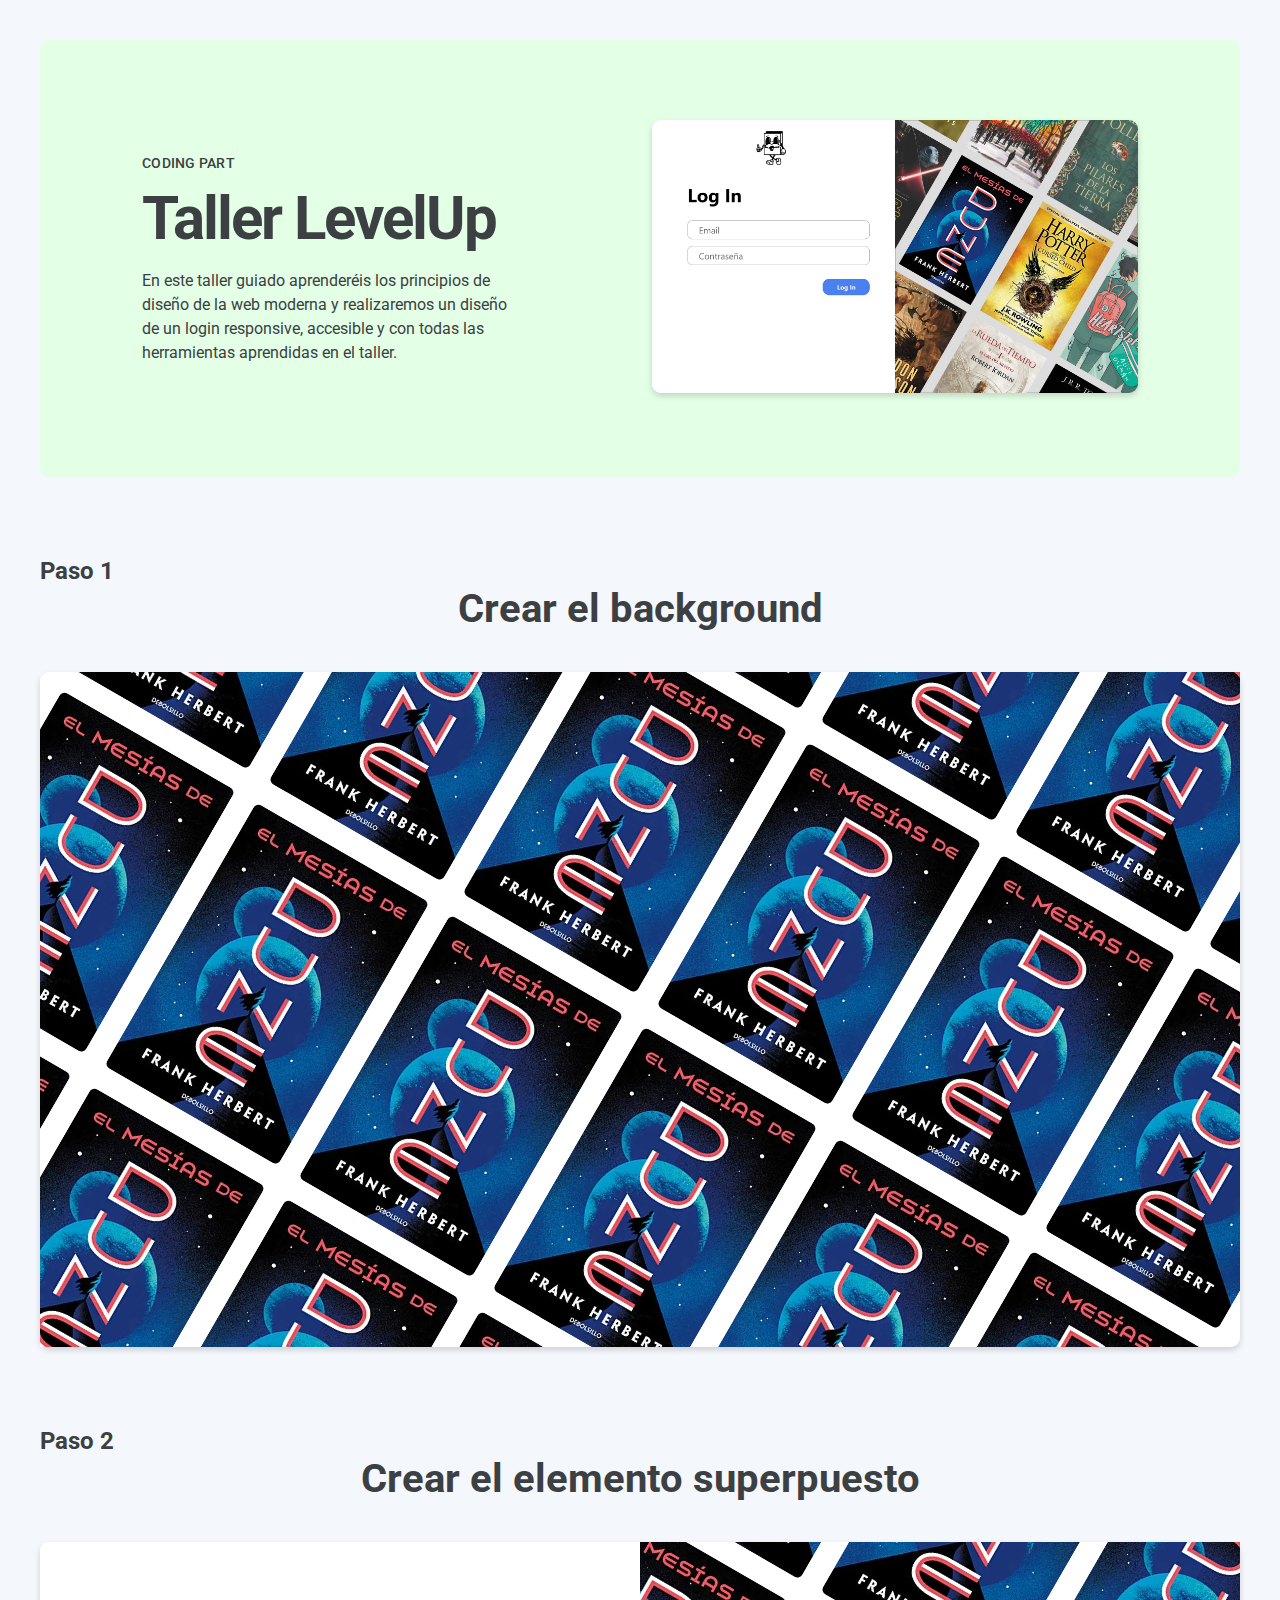
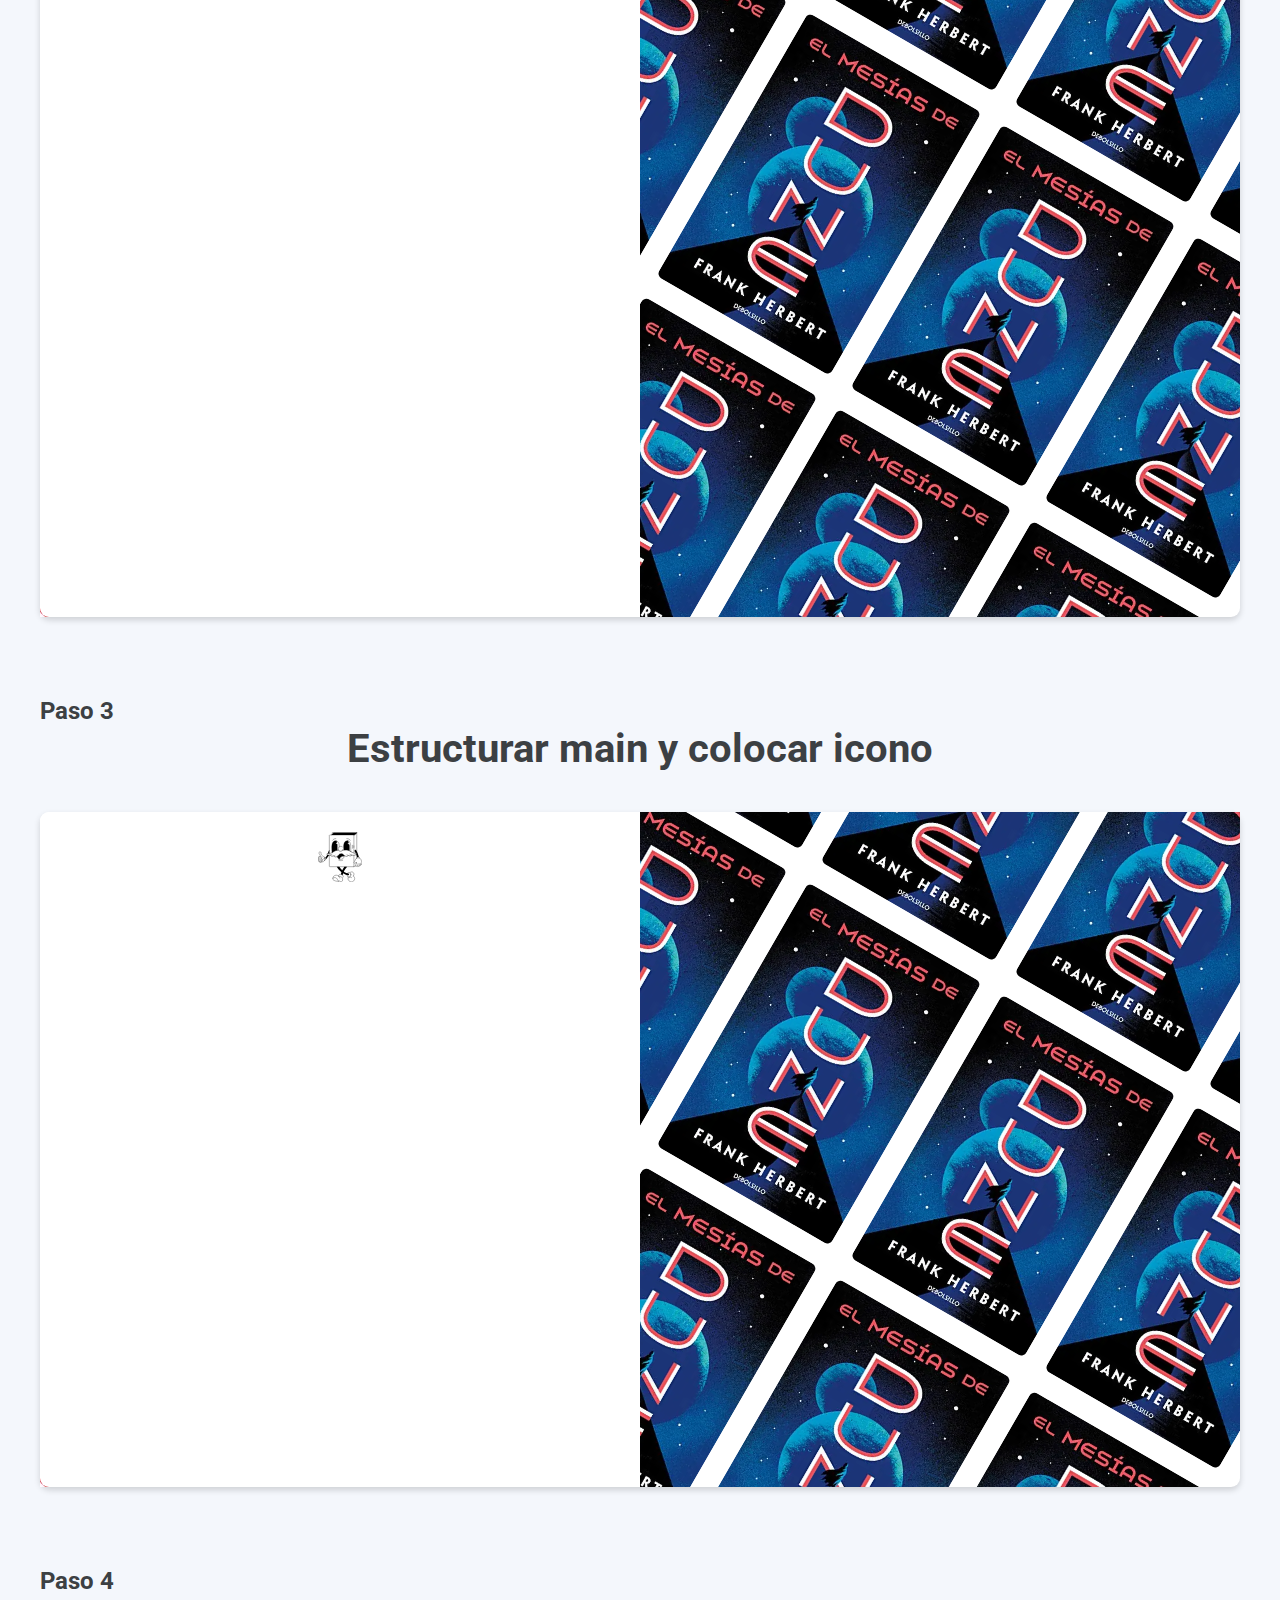
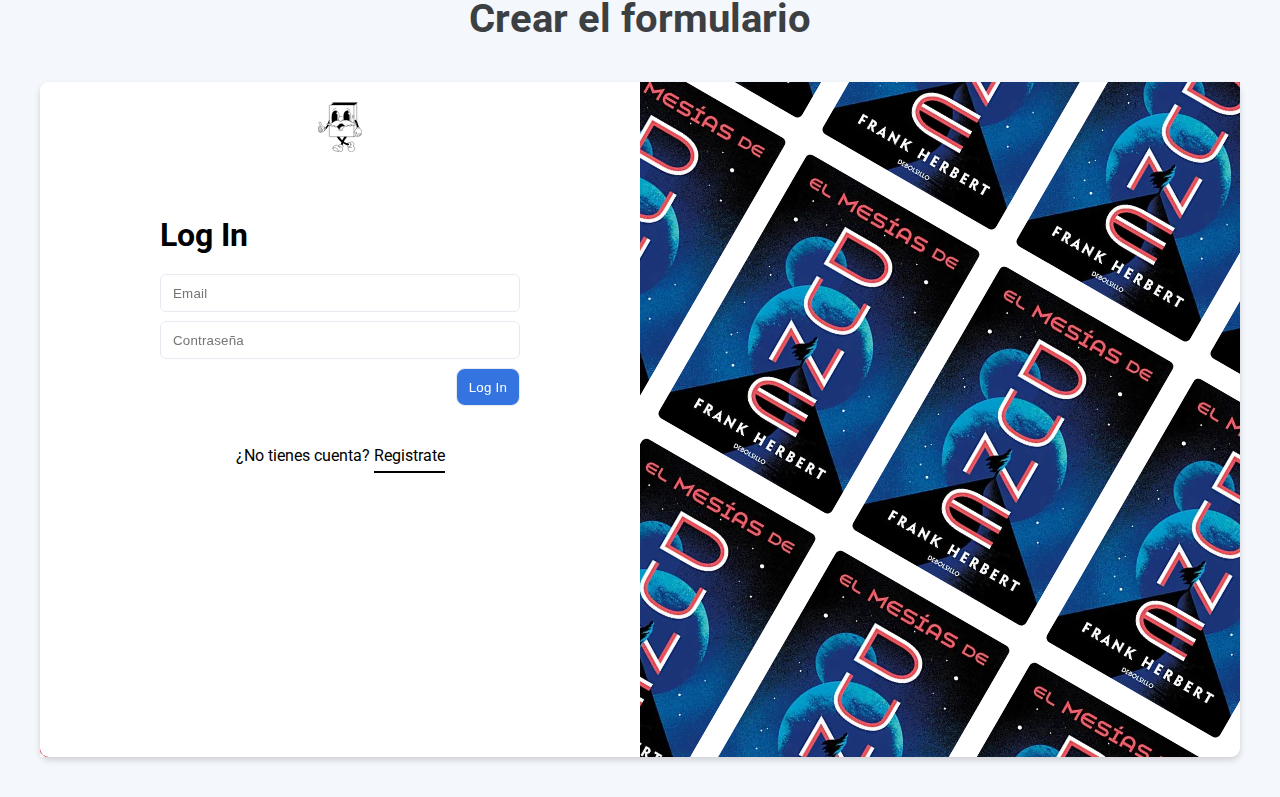
<file: coding/index.html>
<!DOCTYPE html>
<html lang="es">
<head>
    <meta charset="UTF-8">
    <meta http-equiv="X-UA-Compatible" content="IE=edge">
    <meta name="viewport" content="width=device-width, initial-scale=1.0">
    <title>LevelUp coding tutorial</title>

    <link rel="stylesheet" href="css/style.css">

    <link rel="preconnect" href="https://fonts.googleapis.com">
    <link rel="preconnect" href="https://fonts.gstatic.com" crossorigin>
    <link href="https://fonts.googleapis.com/css2?family=Roboto:ital,wght@0,100;0,300;0,400;0,500;0,700;0,900;1,100;1,300;1,400;1,500;1,700;1,900&display=swap" rel="stylesheet">

    <link href="../img/levelup_png.png" rel="icon" type="type"/>
</head>
<body>
    <section>
        <div id="front-principal" class="grid">
            <div id="texto-inicio" class="mitad">
                <p class="titulo-pequeño">CODING PART</p>
                <h1>Taller LevelUp</h1>
                <p class="explicacion">En este taller guiado aprenderéis los principios de diseño de la web moderna y realizaremos un diseño de un login responsive, accesible y con todas las herramientas aprendidas en el taller.</p>
            </div>
            <div id="imagen-front" class="mitad">
                <img src="../img/cabecera.webp" alt="Diseño de login de la biblioteca de LevelUp">
            </div>
        </div>
    </section>
    <section id="paso1">
        <h2>Paso 1</h2>
        <p class="explicacion-grande center titulo-seccion">Crear el background</p>
        <div class="grid codigo-container show">
            <div class="screen center">
                <div class="body">
                    <div class="background">
                        <div class="img-container">
                            <img src="img/dune.webp">
                            <img src="img/dune.webp">
                            <img src="img/dune.webp">
                            <img src="img/dune.webp">
                            <img src="img/dune.webp">
                            <img src="img/dune.webp">
                            <img src="img/dune.webp">
                            <img src="img/dune.webp">
                            <img src="img/dune.webp">
                            <img src="img/dune.webp">
                            <img src="img/dune.webp">
                            <img src="img/dune.webp">
                            <img src="img/dune.webp">
                            <img src="img/dune.webp">
                            <img src="img/dune.webp">
                            <img src="img/dune.webp">
                            <img src="img/dune.webp">
                            <img src="img/dune.webp">
                            <img src="img/dune.webp">
                            <img src="img/dune.webp">
                            <img src="img/dune.webp">
                            <img src="img/dune.webp">
                            <img src="img/dune.webp">
                            <img src="img/dune.webp">
                            <img src="img/dune.webp">
                            <img src="img/dune.webp">
                            <img src="img/dune.webp">
                            <img src="img/dune.webp">
                            <img src="img/dune.webp">
                            <img src="img/dune.webp">
                            <img src="img/dune.webp">
                            <img src="img/dune.webp">
                        </div>
                    </div>
                </div>
            </div>
        </div>
    </section>
    <section id="paso2">
        <h2>Paso 2</h2>
        <p class="explicacion-grande center titulo-seccion">Crear el elemento superpuesto</p>
        <div class="grid codigo-container show">
            <div class="screen center">
                <div class="body">
                    <div class="background">
                        <div class="img-container">
                            <img src="img/dune.webp">
                            <img src="img/dune.webp">
                            <img src="img/dune.webp">
                            <img src="img/dune.webp">
                            <img src="img/dune.webp">
                            <img src="img/dune.webp">
                            <img src="img/dune.webp">
                            <img src="img/dune.webp">
                            <img src="img/dune.webp">
                            <img src="img/dune.webp">
                            <img src="img/dune.webp">
                            <img src="img/dune.webp">
                            <img src="img/dune.webp">
                            <img src="img/dune.webp">
                            <img src="img/dune.webp">
                            <img src="img/dune.webp">
                            <img src="img/dune.webp">
                            <img src="img/dune.webp">
                            <img src="img/dune.webp">
                            <img src="img/dune.webp">
                            <img src="img/dune.webp">
                            <img src="img/dune.webp">
                            <img src="img/dune.webp">
                            <img src="img/dune.webp">
                            <img src="img/dune.webp">
                            <img src="img/dune.webp">
                            <img src="img/dune.webp">
                            <img src="img/dune.webp">
                            <img src="img/dune.webp">
                            <img src="img/dune.webp">
                            <img src="img/dune.webp">
                            <img src="img/dune.webp">
                        </div>
                    </div>
                    <div class="main">
                    </div>
                </div>
            </div>
        </div>
    </section>
    <section id="paso3">
        <h2>Paso 3</h2>
        <p class="explicacion-grande center titulo-seccion">Estructurar main y colocar icono</p>
        <div class="grid codigo-container show">
            <div class="screen center">
                <div class="body">
                    <div class="background">
                        <div class="img-container">
                            <img src="img/dune.webp">
                            <img src="img/dune.webp">
                            <img src="img/dune.webp">
                            <img src="img/dune.webp">
                            <img src="img/dune.webp">
                            <img src="img/dune.webp">
                            <img src="img/dune.webp">
                            <img src="img/dune.webp">
                            <img src="img/dune.webp">
                            <img src="img/dune.webp">
                            <img src="img/dune.webp">
                            <img src="img/dune.webp">
                            <img src="img/dune.webp">
                            <img src="img/dune.webp">
                            <img src="img/dune.webp">
                            <img src="img/dune.webp">
                            <img src="img/dune.webp">
                            <img src="img/dune.webp">
                            <img src="img/dune.webp">
                            <img src="img/dune.webp">
                            <img src="img/dune.webp">
                            <img src="img/dune.webp">
                            <img src="img/dune.webp">
                            <img src="img/dune.webp">
                            <img src="img/dune.webp">
                            <img src="img/dune.webp">
                            <img src="img/dune.webp">
                            <img src="img/dune.webp">
                            <img src="img/dune.webp">
                            <img src="img/dune.webp">
                            <img src="img/dune.webp">
                            <img src="img/dune.webp">
                        </div>
                    </div>
                    <div class="main">
                        <div class="center header">
                            <img class="libro-header" src="img/libro.svg">
                        </div>
                        <div>
                        </div>
                    </div>
                </div>
            </div>
        </div>
    </section>
    <section id="paso4">
        <h2>Paso 4</h2>
        <p class="explicacion-grande center titulo-seccion">Crear el formulario</p>
        <div class="grid codigo-container show">
            <div class="screen center">
                <div class="body">
                    <div class="background">
                        <div class="img-container">
                            <img src="img/dune.webp">
                            <img src="img/dune.webp">
                            <img src="img/dune.webp">
                            <img src="img/dune.webp">
                            <img src="img/dune.webp">
                            <img src="img/dune.webp">
                            <img src="img/dune.webp">
                            <img src="img/dune.webp">
                            <img src="img/dune.webp">
                            <img src="img/dune.webp">
                            <img src="img/dune.webp">
                            <img src="img/dune.webp">
                            <img src="img/dune.webp">
                            <img src="img/dune.webp">
                            <img src="img/dune.webp">
                            <img src="img/dune.webp">
                            <img src="img/dune.webp">
                            <img src="img/dune.webp">
                            <img src="img/dune.webp">
                            <img src="img/dune.webp">
                            <img src="img/dune.webp">
                            <img src="img/dune.webp">
                            <img src="img/dune.webp">
                            <img src="img/dune.webp">
                            <img src="img/dune.webp">
                            <img src="img/dune.webp">
                            <img src="img/dune.webp">
                            <img src="img/dune.webp">
                            <img src="img/dune.webp">
                            <img src="img/dune.webp">
                            <img src="img/dune.webp">
                            <img src="img/dune.webp">
                        </div>
                    </div>
                    <div class="main">
                        <div class="center header">
                            <img class="libro-header" src="img/libro.svg">
                        </div>
                        <div>
                            <div class="container-main">
                                <h1>Log In</h1>
                                <form>
                                    <input type="email" name="mail" placeholder="Email">
                                    <input type="password" name="pass" placeholder="Contraseña">
                                    <input type="button" value="Log In">
                                </form>
                                <p class="disclaymer-registro">¿No tienes cuenta? <a>Registrate</a></p>
                            </div>
                        </div>
                    </div>
                </div>
            </div>
        </div>
    </section>
</body>
</html>
</file>
<file: css/styles.css>
*{
    padding: 0;
    margin: 0;
    box-sizing: border-box;
}
body {
    max-width: 100vw;
    height: auto;
    font-family: 'Roboto', sans-serif;
    color: #3C4043;
}
section {
    width: 100%;
    padding: 40px;
    display: grid;
    grid-template-columns: 1fr;
}
#front-principal {
    background: #C8E6FC;
    color: #0A1E46;
    height: 100%;
    border-radius: 9px;
    align-items: center;
    overflow: hidden;
}
.grid{
    display: grid;
}
.c12 {
    grid-template-columns: repeat(12, 1fr);
    gap: 24px;
}
section img {
    max-width: 100%;
}

#texto-inicio {
    grid-column-start: 2;
    grid-column-end: span 4;
    padding: 80px 0;
}

#imagen-front {
    grid-column-start: 7;
    grid-column-end: span 5;
    padding: 80px 0;
}
#imagen-front img {
    border-radius: 9px;
    box-shadow: 0 3px 6px rgb(0 0 0 / 16%);
}
.titulo-pequeño {
    font-size: 14px;
    line-height: 20px;
    font-weight: 500;
    letter-spacing: .25px;
    margin-bottom: 12px;
}
h1 {
    font-size: 60px;
    line-height: 68px;
    letter-spacing: -2px;
    font-weight: 700;
}
#texto-inicio .explicacion {
    margin-top: 16px;
}
.explicacion {
    font-size: 16px;
    line-height: 24px;
}
h2 {
    font-size: 40px;
    line-height: 48px;
    letter-spacing: -0.5px;
    font-weight: 700;
    color: #3c4043;
    margin-bottom: 40px;
}
.center{
    text-align: center;
    justify-self: center;
}
#lenguajes .mitad1{
    background-color: #F3F3F5;

}
#lenguajes .mitad1 .explicacion-grande{
    color: #808595;
}
#lenguajes .mitad2{
    background-color: #E3FFE6;
    color: #3C4043;
}
#lenguajes .mitad3 {
    background-color: #FEF9E4;
    color: #3C4043;
}
.explicacion-grande {
    font-weight: 700;
    font-size: 40px;
}
#lenguajes .grid{
    grid-template-columns: repeat(3, 1fr);
    gap: 24px;
}
#lenguajes .bloque {
    padding: 40px 60px;
}
#lenguajes .titulo-pequeño{
    font-size: 20px;
    margin-bottom: 40px;
    font-weight: 700;
}
.bloque{
    border-radius: 9px;
}
#lenguajes span.color{
    animation: animationColor 3s ease-in-out infinite forwards;
    animation-direction: alternate;
}
@keyframes animationColor {
    0%{
        color: #3C4043;
    }
    30% {
        color: #3C4043;
    }
    70% {
        color: #3474E0;
    }
    100%{
        color: #3474E0;
    }
}
#lenguajes span.tamaño{
    animation: animationTamanio 3s ease-in-out infinite alternate;
}
@keyframes animationTamanio {
    0%{
        font-size: 40px;
    }
    30%{
        font-size: 40px;
    }
    70%{
        font-size: 20px;
    }
    100%{
        font-size: 20px;
    }
}
#lenguajes .estructura{
    position: relative;
}
#lenguajes .estructuraUp {
    animation: animationUp 3s ease-in-out infinite alternate;
}
#lenguajes .estructuraDown{
    animation: animationDown 3s ease-in-out infinite alternate;
}
@keyframes animationUp {
    0%{
        top: 0px;
    }
    30% {
        top: 0px;
    }
    70% {

        top: -9px;
    }
    100%{
        top: -9px;
    }
}
@keyframes animationDown {
    0%{
        top: 0px;
    }
    30% {
        top: 0px;
    }
    70% {
        top: 9px;
    }
    100%{
        top: 9px;
    }
}
.separator {
    height: 80px;
}
.header-multi-section{
    position: sticky;
    top: 0;
    padding: 10px 80px;
    font-size: 30px;
    background-color: #ffffff;
    z-index: 1;
}
#esquema-html {
    margin-top: 40px;
}
.html-element {
    color: #3474e0;
}
.attr-html {
    color: #fb586c;
}
.string-html {
    color: #6cda6d;
}
.grafico{
    font-size: 80px;
}
.grafica-atributos {
    font-weight: 400;
    letter-spacing: -1px;
    text-align: left;
}
#attr-grafico{
    width: 300px;
}
#attr-grafico:before{
    content: 'id';
    width: 300px;
    animation: contenido-atributo 3s infinite alternate;
}
@keyframes contenido-atributo {
    0%{
        content: 'id';
    }
    33% {
         content: 'class';
    }
    66%{
        content: 'style';
    }
    100%{
        content: 'custom'
    }
}
.single-line{
    display: block;
}
.indent{
    padding-left: 80px;
}
#elementos-html .grid{
    justify-self: center;
    grid-template-columns: repeat(3, 1fr);
    gap: 24px;
}
#elementos-css .grid {
    justify-self: center;
    grid-template-columns: repeat(4, 1fr);
    gap: 24px;
}
#elementos-html .grid .bloque,
#elementos-css .grid .bloque{
    background-color: #F3F3F5;
    color: #808595;
    font-size: 60px;
    font-weight: 700;
    text-align: center;
    padding: 120px 80px;
    transition: background-color .2s ease-in-out, color .2s ease-in-out;
}
#elementos-css .grid .bloque {
    padding: 120px 60px;
}
#elementos-html .grid .bloque:hover,
#elementos-css .grid .bloque:hover{
    background-color: #E3FFE6;
    color: #3C4043;
}
.coding {
    background-color: #212d63;
    display: grid;
    grid-template-rows: repeat(2, auto);
    border-radius: 9px;
    overflow: hidden;
    max-width: 1175px;
    width: 100%;
    justify-self: center;
}
.files-container {
    background-color: #1a2652;
}
pre {
    counter-reset: lines;
    flex-direction: column;
    padding: 12px 0;
    margin-top: 0;
    min-width: 100%;
    overflow-x: scroll;
    display: none;
}
pre.show {
    display: flex;
}
pre::-webkit-scrollbar {
    height: 9px;
}

/* Track */
pre::-webkit-scrollbar-track {
    background: transparent;
}

/* Handle */
pre::-webkit-scrollbar-thumb {
    background: #888;
}

/* Handle on hover */
pre::-webkit-scrollbar-thumb:hover {
    background: #555;
}
code{
    display: flex;
    flex-direction: column;
    padding: 12px 0;
    margin-top: 0;
    min-width: 100%;
    font-size: 13px;
    line-height: 19px;
    color: #f5fbff;
}
code .line {
    display: flex;
}
code .line-number {
    counter-increment: lines;
    min-width: 40px;
    display: inline-block;
    text-align: right;
    margin-right: 20px;
    position: relative;
    color: rgba(255,255,255,.3);
}
.line-number:before {
    content: counter(lines);
    display: inline-block;
}
code .comment {
    font-weight: normal;
    color: #a3acb9;
}
code .tag,
.css-number{
    color: #a4cdfe;
}
code .string,
.css-medida{
    color: #85d996;
}
code .symbol {
    color: #fbb5b2;
}
code .number,
.css-selector{
    color: #f8b886;
}
.files-container{
    padding: 12px 24px;
}
.files-container ul{
    list-style: none;
    display: flex;
    gap: 12px;
}
.files-container .attr-name {
    font-style: italic;
    color: #f8b886;
}
.files-container button {
    background-color: transparent;
    border: none;
    cursor: pointer;
}
.files-container button:hover{
    color: #a4cdfe;
}
.files-container button.active {
    color: #1a2652;
    background-color: #a4cdfe;
}
.files-container button{
    color: #a3acb9;
    font-weight: 500;
    padding: 3px 12px;
    border-radius: 10px;
}

code span{
    display: flex;
}
#ejemeplo-html-preview {
    background-color: #E7EBED;
}
#ejemeplo-html-preview .grid{
    grid-template-columns: repeat(2,1fr);
    gap: 24px;
    margin-bottom: 180px;
    position: relative;
}
.screen {
    font-family: initial;
    color: #000;
    aspect-ratio: 16/9;
    width: 100%;
    height: auto;
    box-shadow: 0 3px 6px rgb(0 0 0 / 16%);
    background: #ffffff;
    border-radius: 9px;
    position: sticky;
    top: 100px;
}
.screen h1{
    font-size: 2em;
    line-height: normal;
    letter-spacing: normal;
}
.screen h2{
    font-size: 1.5em;
    line-height: normal;
    letter-spacing: normal;
    font-weight: 700;
    margin-bottom: initial;
    color: #000000;
}
.screen ul,
.screen ol{
    position: relative;
    left: 1em;
}
.screen .body{
    margin: 8px;
}
#grafico-css{
    color: #808595;
}
.css-structure{
    aspect-ratio: 4/3;
    padding: 80px;
    border: 2px dashed;
}
#estructura-css .flex{
    display: flex;
    align-items: center;
    justify-content: center;
    height: 100%;
}
.css-structure p{
    background-color: #a4cdfe;
    border: 2px dashed;
}
#css-padding {
    background-color: #85d996;

}
#css-border{
    background-color: #3C4043;
    padding: 40px;
}

#css-margin {
    background-color: #f8b886;
}
#estructura-css .grid{
    grid-template-columns: repeat(2, 1fr);
    align-items: center;
}
#estructura-css .bloque{
    background-color: #F3F3F5;
}
#atributo-css-animado {
    font-size: 120px;
}
#atributo-css-animado:before{
    content: 'CONTENT';
    animation: animacion-css-estructura 8s infinite;
}
@keyframes animacion-css-estructura {
    0%{
        content: 'CONTENT';
        color: #a4cdfe;
    }
    24%{
        content: 'CONTENT';
        color: #a4cdfe;
    }
    25%{
        content: 'PADDING';
        color: #85d996;
    }
    49%{
        content: 'PADDING';
        color: #85d996;
    }
    50%{
        content: 'BORDER';
        color: #3C4043;
    }
    74%{
        content: 'BORDER';
        color: #3C4043;
    }
    75%{
        content: "MARGIN";
        color: #f8b886;
    }
    99%{
        content: "MARGIN";
        color: #f8b886;
    }
    100%{
        content: 'CONTENT';
        color: #a4cdfe;
    }
}
#disposicion-css{
    background: #e7ebed;
}
#disposicion-css .grid{
    grid-template-columns: repeat(2,1fr);
    gap: 24px;
    position: relative;
}
.display-type {
    font-size: 60px;
    font-weight: 700;
}
#disposicion-css .flex{
    display: flex;
    flex-direction: column;
    justify-content: center;
    height: 100%;
}
#disposicion-css .explicacion-grande{
    margin-bottom: 40px;
}
#position-css {
    background: #e7ebed;
}
#position-css .grid{
    grid-template-columns: repeat(2,1fr);
    gap: 24px;
}
#position-css .screen .body{
    position: relative;
    width: 100%;
    height: 100%;
    overflow-y: scroll;
    margin: 0;
    margin-top: 8px;
    padding: 0 8px;
}
#position-css .screen .body .contenido{
    height: 300%;
}
#position-css .banner-top {
    position: relative;
    top: 40px;
    height: 300px;
    background-color: #a4cdfe;
    border-radius: 9px;
}
#elemento-absolute {
    position: absolute;
    bottom: 0;
    right: 0;
    height: 80px;
    width: 220px;
    border-radius: 9px;
    background-color: #f8b886;
}
#elemento-sticky {
    position: sticky;
    top: 0;
    height: 100px;
    width: 300px;
    background-color: #85d996;
    border-radius: 9px;
}
#boton-taller {
    display: flex;
    justify-content: center;
    padding: 80px 0;
}
#boton-taller a{
    display: flex;
    align-items: center;
    gap: 10px;
    text-decoration: none;
    background-color: #F3F3F5;
    color: #808595;
    padding: 3px 15px;
    border-radius: 6px;
    font-weight: 700;
    font-size: 16px;
    transition: background-color .2s ease-in-out, color .2s ease-in-out;
}
#boton-taller a:hover {
    background-color: #3474E0;
    color: #ffffff;
}
#boton-taller a svg {
    width: 30px;
    fill: #808595;
}
#boton-taller a:hover svg {
    fill: #ffffff;
}
</file>
<file: coding/css/style.css>
*{
    padding: 0;
    margin: 0;
    box-sizing: border-box;
}
body {
    max-width: 100vw;
    height: auto;
    font-family: 'Roboto', sans-serif;
    color: #3C4043;
}
section {
    width: 100%;
    padding: 40px;
    display: grid;
    grid-template-columns: 1fr;
}
#front-principal {
    background: #E3FFE6;
    color: #3C4043;
    height: 100%;
    border-radius: 9px;
    align-items: center;
    overflow: hidden;
    grid-template-columns: repeat(12,1fr);
    gap: 24px;
}
section img {
    max-width: 100%;
}
#imagen-front img {
    border-radius: 9px;
    box-shadow: 0 3px 6px rgb(0 0 0 / 16%);
}
.titulo-pequeño {
    font-size: 14px;
    line-height: 20px;
    font-weight: 500;
    letter-spacing: .25px;
    margin-bottom: 12px;
}
h1 {
    font-size: 60px;
    line-height: 68px;
    letter-spacing: -2px;
    font-weight: 700;
}
#texto-inicio {
    grid-column-start: 2;
    grid-column-end: span 4;
    padding: 80px 0;
}
#imagen-front {
    grid-column-start: 7;
    grid-column-end: span 5;
    padding: 80px 0;
}
#texto-inicio .explicacion {
    margin-top: 16px;
}
.explicacion {
    font-size: 16px;
    line-height: 24px;
}
.explicacion-grande {
    font-weight: 700;
    font-size: 40px;
}
.grid {
    display: grid;
}
.center{
    text-align: center;
    justify-self: center;
}
.screen {
    color: #000;
    aspect-ratio: 16/9;
    width: 100%;
    height: auto;
    box-shadow: 0 3px 6px rgb(0 0 0 / 16%);
    background: #ffffff;
    border-radius: 9px;
    position: sticky;
    top: 100px;
    max-width: 1200px;
}
.screen h1{
    font-size: 2em;
    line-height: normal;
    letter-spacing: normal;
}
.screen h2{
    font-size: 1.5em;
    line-height: normal;
    letter-spacing: normal;
    font-weight: 700;
    margin-bottom: initial;
    color: #000000;
}
.screen ul,
.screen ol{
    position: relative;
    left: 1em;
}
.screen .body{
    aspect-ratio: 16/9;
    width: 100%;
    height: auto;
    overflow-x: hidden;
    border-radius: 9px;
}

.coding {
    background-color: #212d63;
    display: grid;
    grid-template-rows: repeat(2, auto);
    border-radius: 9px;
    overflow: hidden;
    max-width: 1175px;
    width: 0%;
    justify-self: center;
}
.files-container {
    background-color: #1a2652;
}
pre {
    counter-reset: lines;
    flex-direction: column;
    padding: 12px 0;
    margin-top: 0;
    min-width: 100%;
    overflow-x: scroll;
    display: none;
}
pre.show {
    display: flex;
}
pre::-webkit-scrollbar {
    height: 9px;
}

/* Track */
pre::-webkit-scrollbar-track {
    background: transparent;
}

/* Handle */
pre::-webkit-scrollbar-thumb {
    background: #888;
}

/* Handle on hover */
pre::-webkit-scrollbar-thumb:hover {
    background: #555;
}
code{
    display: flex;
    flex-direction: column;
    padding: 12px 0;
    margin-top: 0;
    min-width: 100%;
    font-size: 13px;
    line-height: 19px;
    color: #f5fbff;
}
code .line {
    display: flex;
}
code .line-number {
    counter-increment: lines;
    min-width: 40px;
    display: inline-block;
    text-align: right;
    margin-right: 20px;
    position: relative;
    color: rgba(255,255,255,.3);
}
.line-number:before {
    content: counter(lines);
    display: inline-block;
}
code .comment {
    font-weight: normal;
    color: #a3acb9;
}
code .tag,
.css-number{
    color: #a4cdfe;
}
code .string,
.css-medida{
    color: #85d996;
}
code .symbol {
    color: #fbb5b2;
}
code .number,
.css-selector{
    color: #f8b886;
}
.files-container{
    padding: 12px 24px;
}
.files-container ul{
    list-style: none;
    display: flex;
    gap: 12px;
}
.files-container .attr-name {
    font-style: italic;
    color: #f8b886;
}
.files-container button {
    background-color: transparent;
    border: none;
    cursor: pointer;
}
.files-container button:hover{
    color: #a4cdfe;
}
.files-container button.active {
    color: #1a2652;
    background-color: #a4cdfe;
}
.files-container button{
    color: #a3acb9;
    font-weight: 500;
    padding: 3px 12px;
    border-radius: 10px;
}

code span{
    display: flex;
}
section {
    background-color: #F4F7FC;
}
.codigo-container.grid{
    grid-template-columns: 1fr;
}
.codigo-container .show{
    grid-template-columns: repeat(2,1fr);
    gap: 24px;
}

.codigo-container .coding{
    display: none;
}
.titulo-seccion {
    margin-bottom: 40px;
}
.screen .background{
    position: absolute;
    aspect-ratio: 16/9;
    width: 100%;
    height: auto;
    overflow: hidden;
    z-index: -1;
}
.screen .background img {
    border-radius: 6px;
    min-width: 200px;
}
.screen .background .img-container {
    position: absolute;
    top: 50%;
    left: 50%;
    display: grid;
    grid-template-columns: repeat(8, 1fr);
    gap: 24px;
    transform-origin: center;
    transform: translate(-50%, -50%) rotate(30deg);
}
.screen .main{
    height: 100%;
    width: 50%;
    background: #fff;
}
.libro-header {
    height: 50px;
}
.screen .header {
    padding: 20px 0;
}
.screen input {
    display: flex;
    min-height: 38px;
    padding: 0 12px;
    border-radius: 6px;
    border: 1px solid #e6ebf1;
    background: #FFFFFF;
    letter-spacing: .2px;
    position: relative;
}
.screen input[type="button"] {
    background: #3474E0;
    color: #fff;
    border-radius: 9px;
    align-self: flex-end;
}
.screen form {
    display: flex;
    flex-direction: column;
    gap: 9px;
    width: 100%;
}
.screen .container-main {
    width: 60%;
    display: grid;
    align-items: center;
    margin: 0 auto;
}
.container-main h1{
    text-align: left;
    margin-top: 40px;
    margin-bottom: 20px;
}
.disclaymer-registro {
    margin-top: 40px;
}
.disclaymer-registro a{
    padding: 6px 0;
    border-bottom: 2px solid;
    cursor: pointer;
}
</file>
